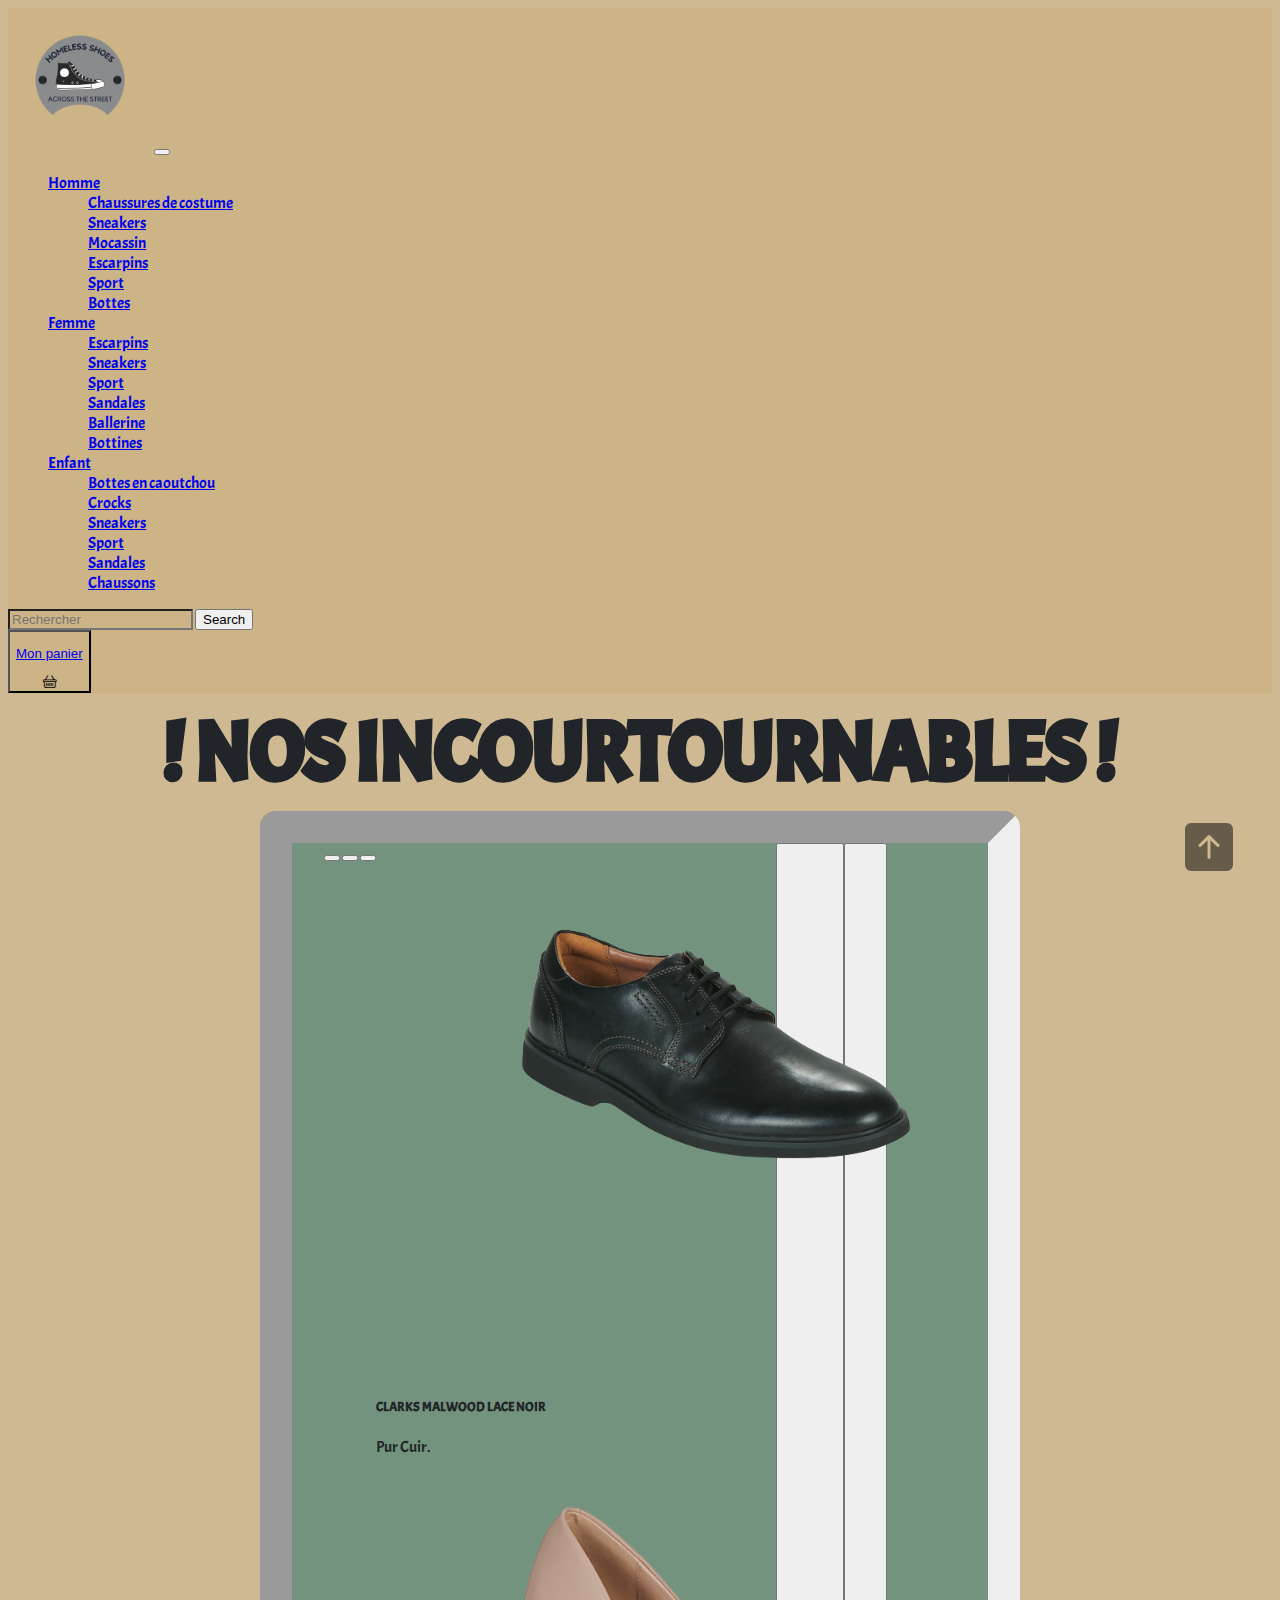
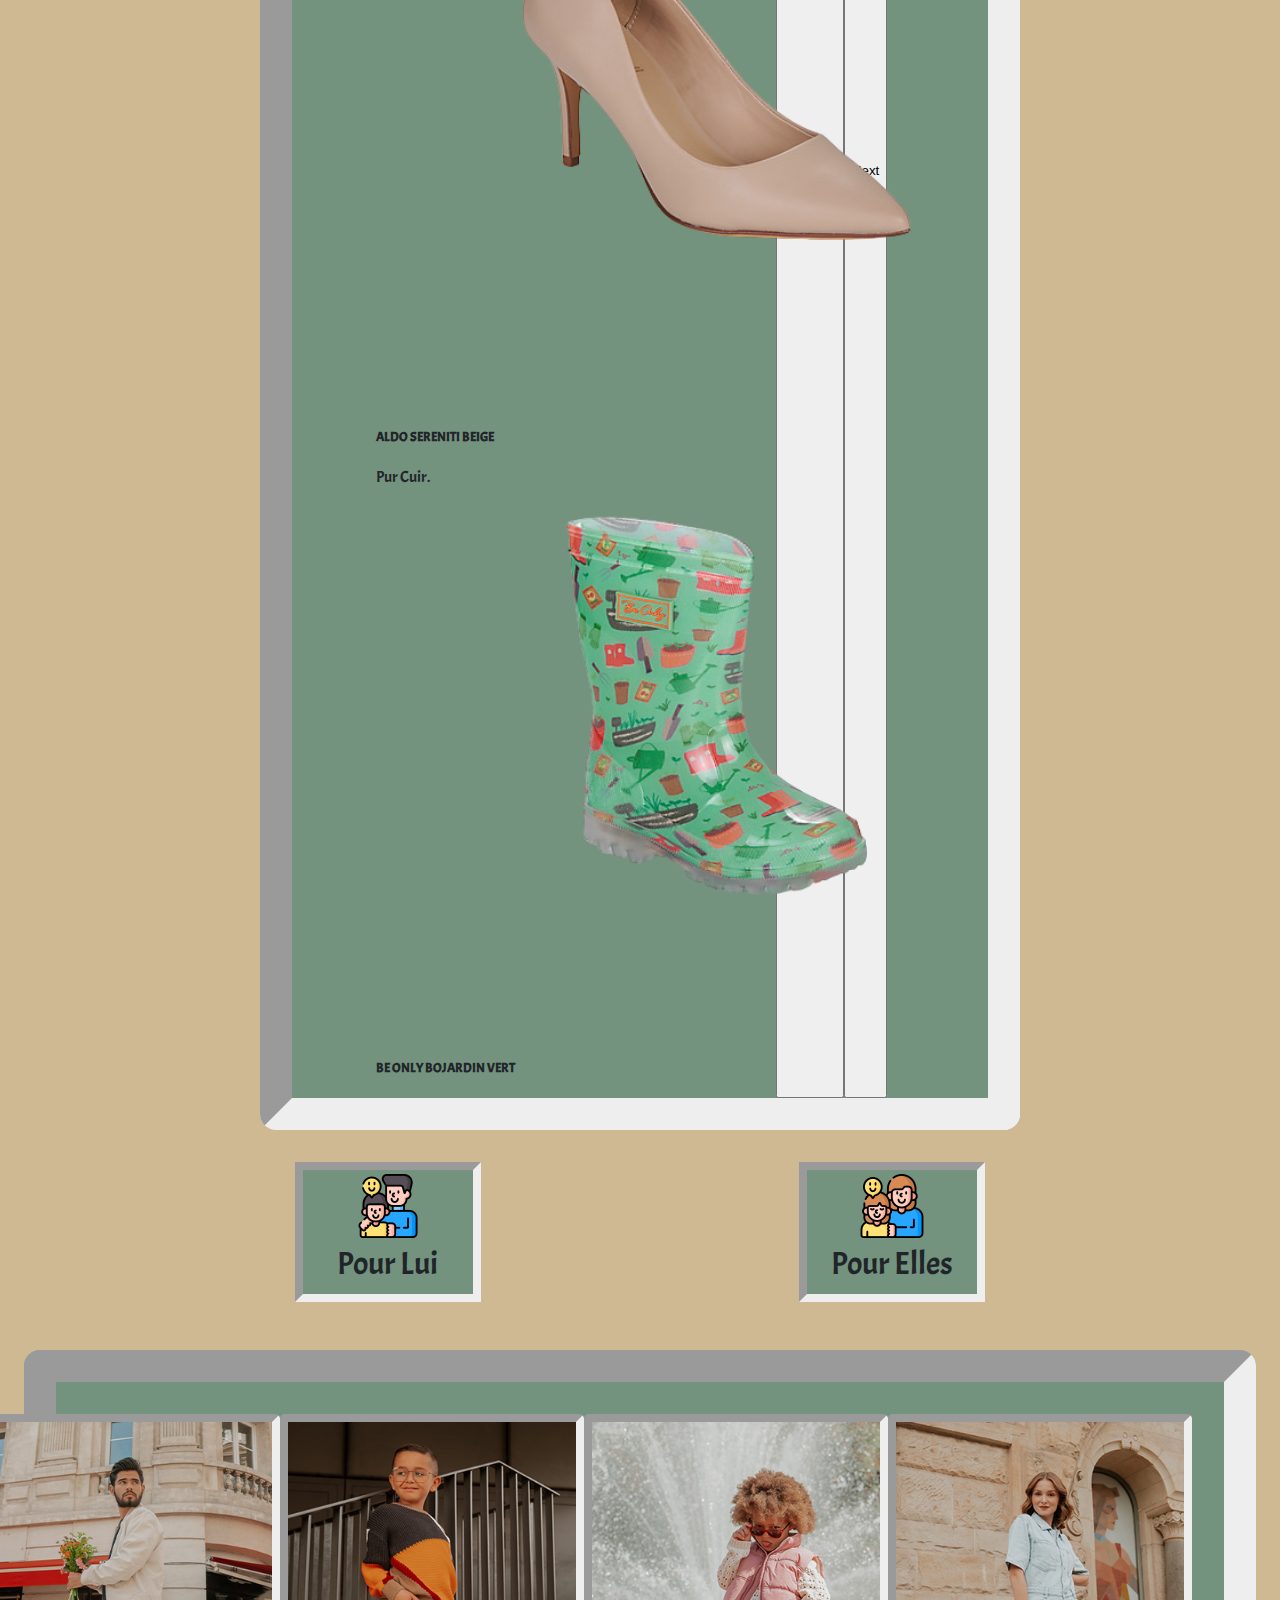
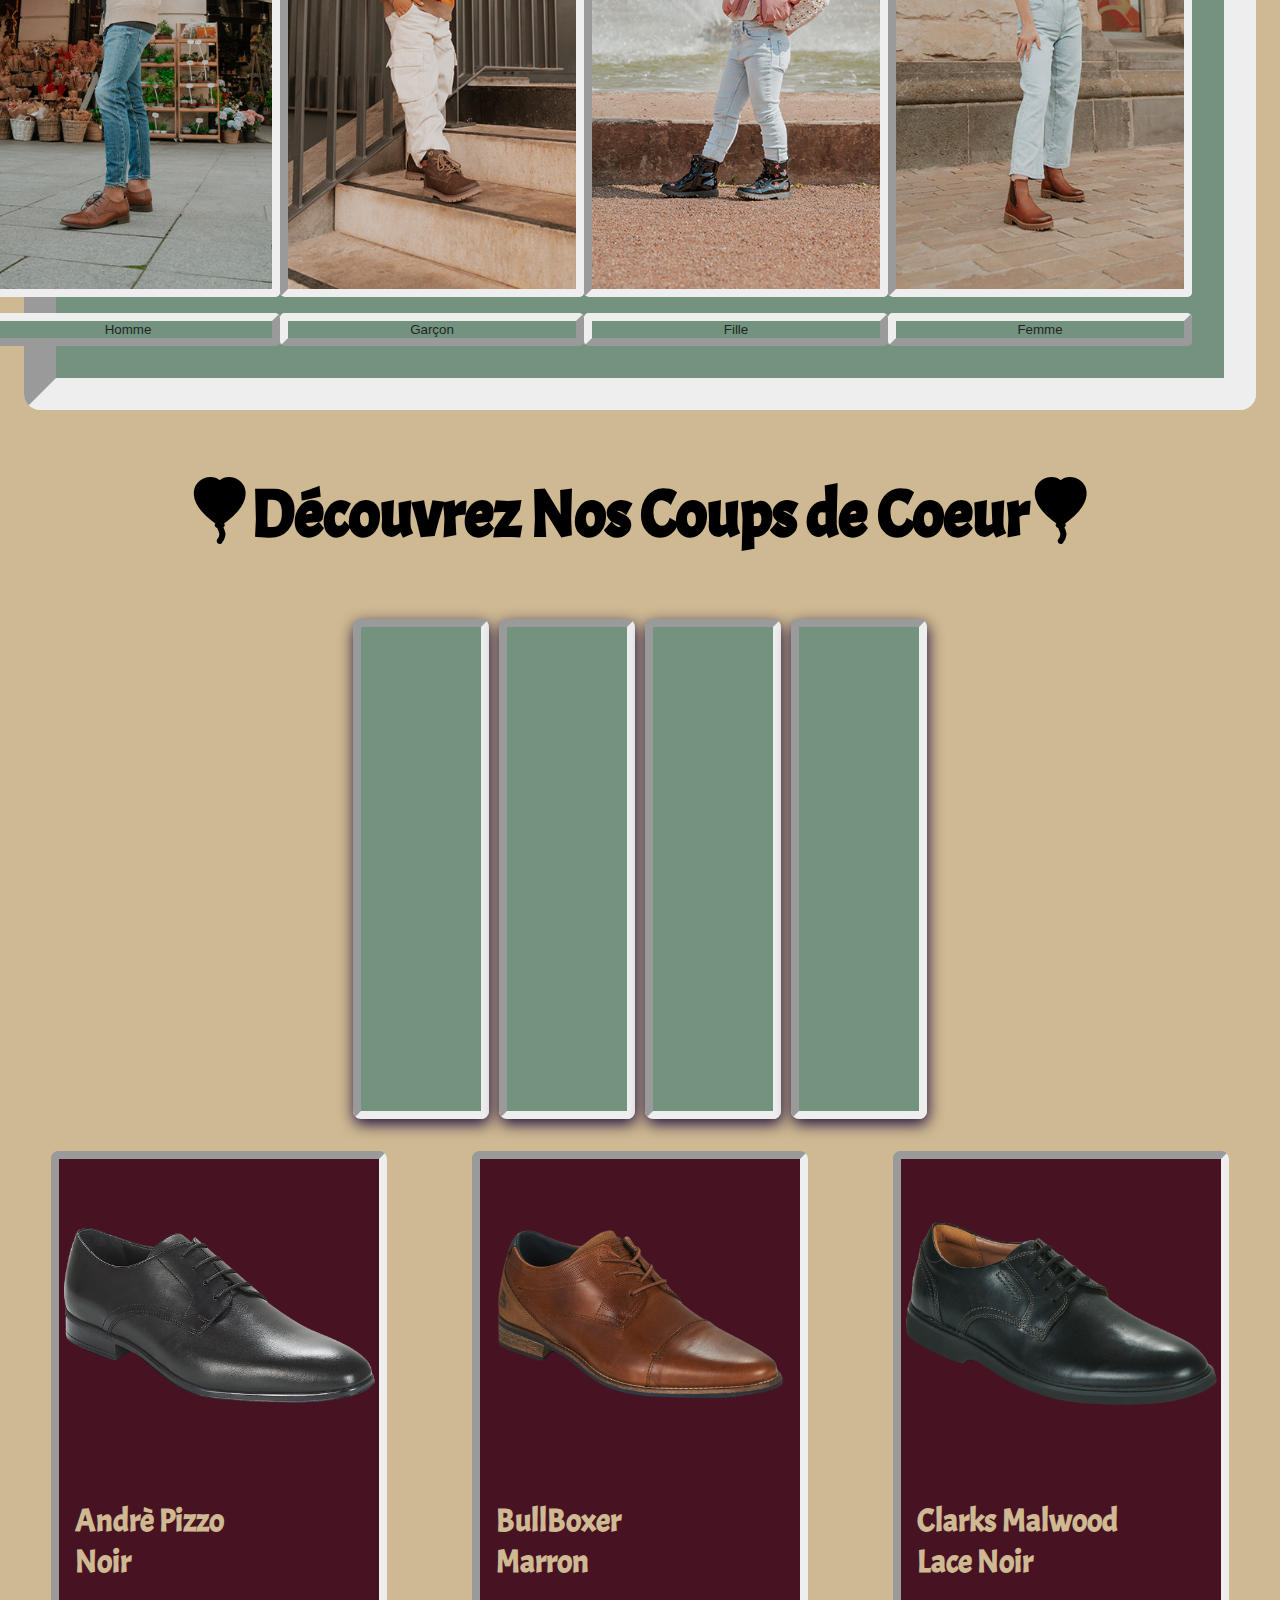
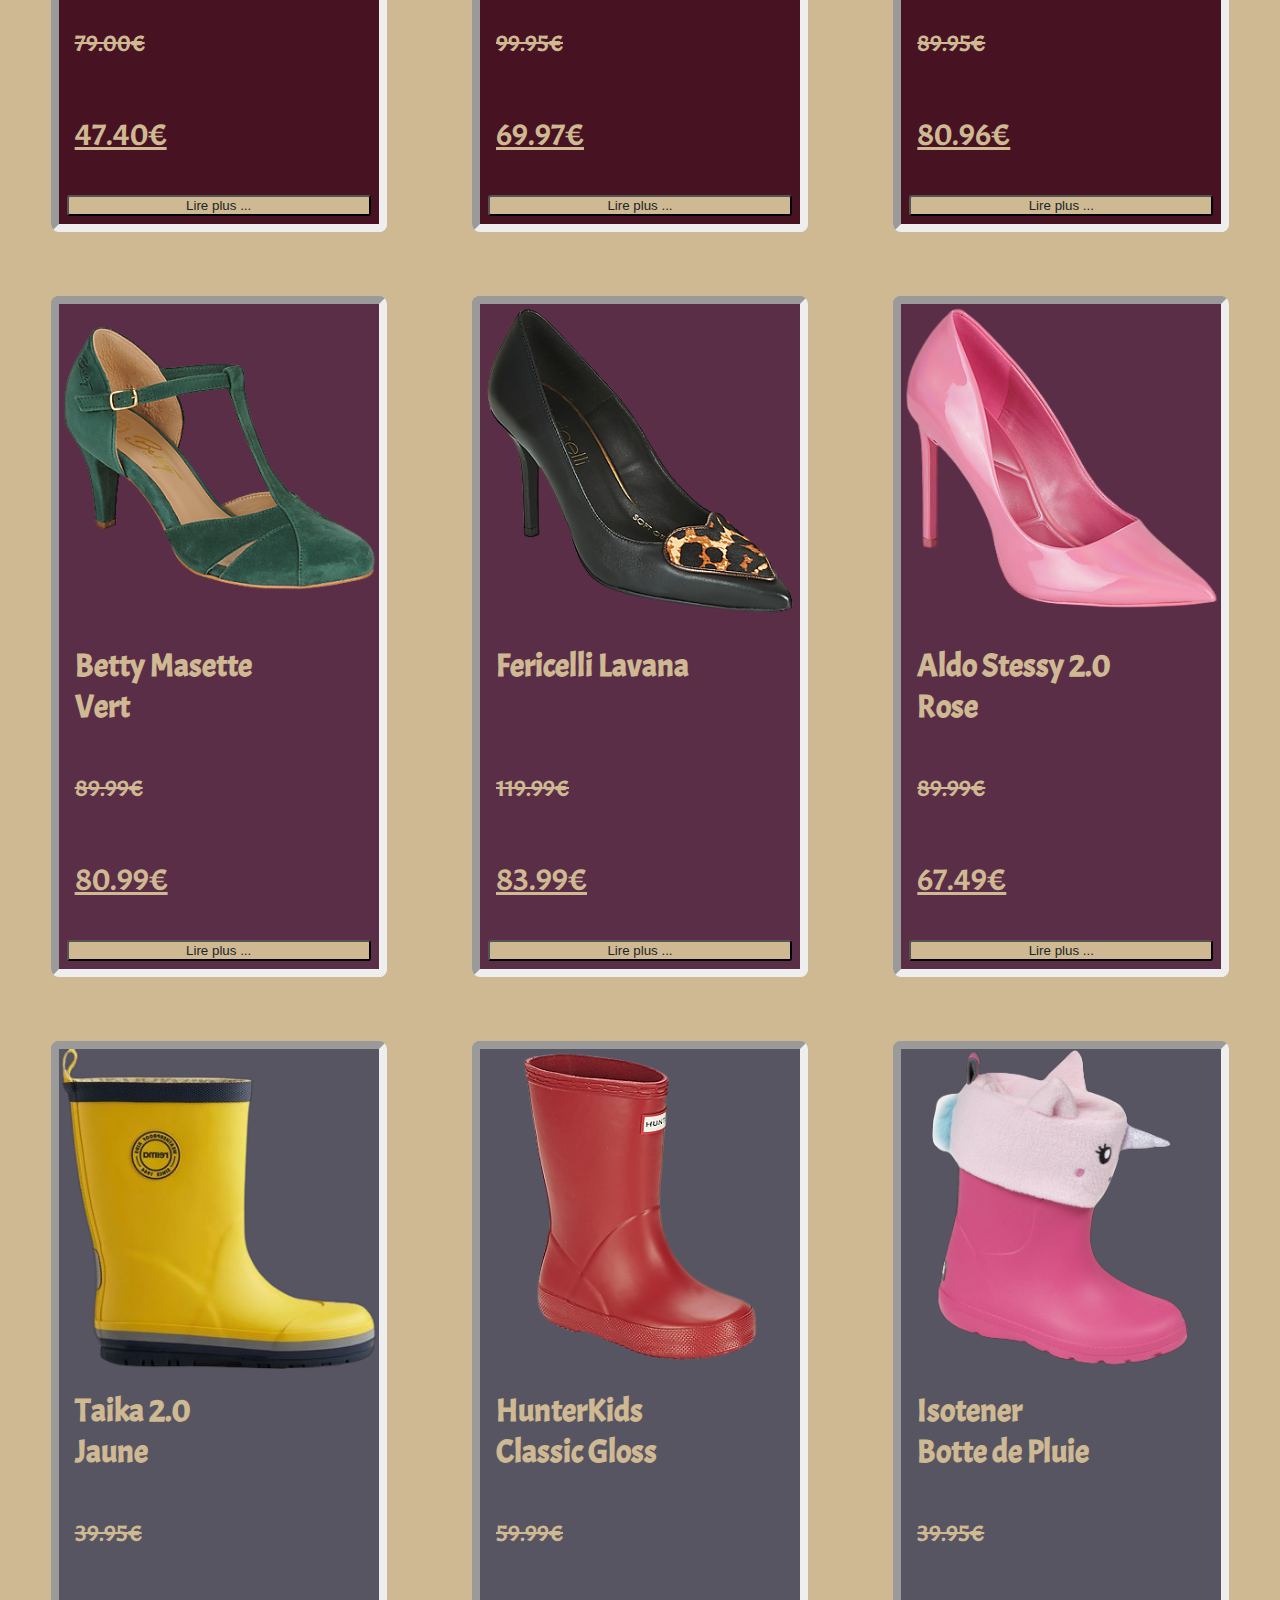
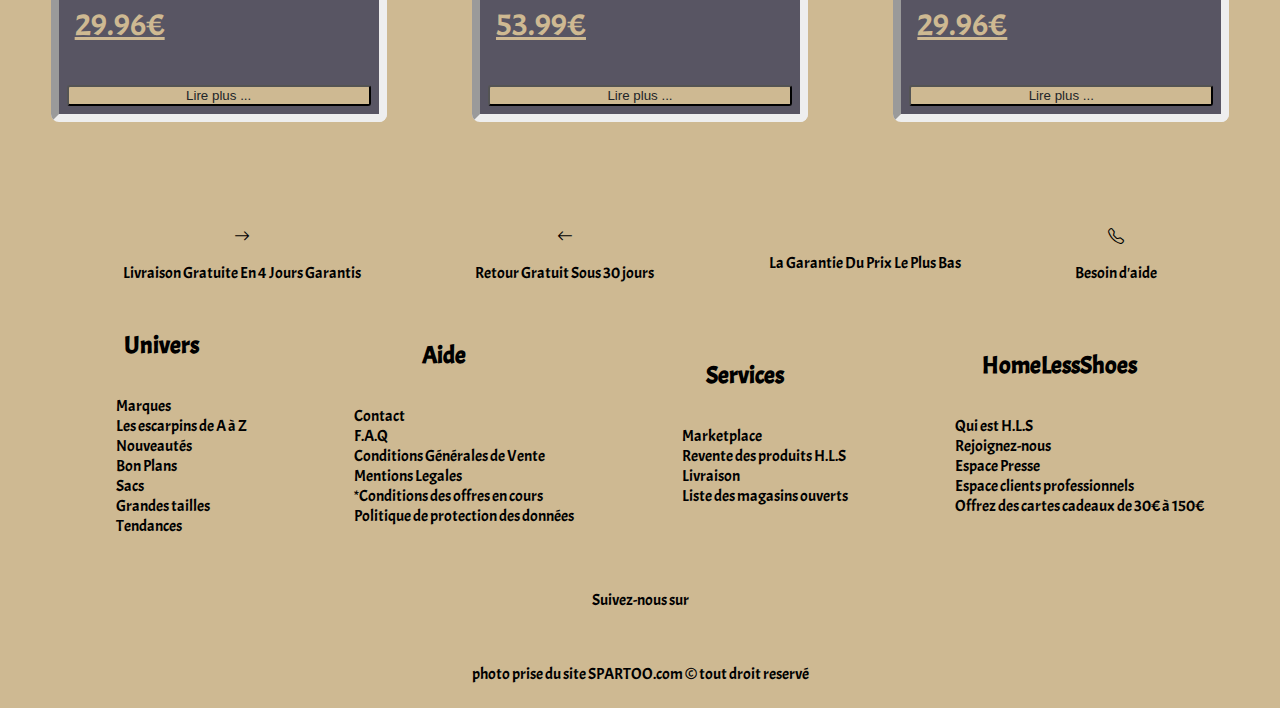
<file: index.html>
<!DOCTYPE html>
<html lang="fr">

<head>
    <meta charset="UTF-8">
    <meta name="viewport" content="width=device-width, initial-scale=1.0">
    <link rel="stylesheet" href="https://cdnjs.cloudflare.com/ajax/libs/font-awesome/6.4.2/css/all.min.css"
        integrity="sha512-z3gLpd7yknf1YoNbCzqRKc4qyor8gaKU1qmn+CShxbuBusANI9QpRohGBreCFkKxLhei6S9CQXFEbbKuqLg0DA=="
        crossorigin="anonymous" referrerpolicy="no-referrer" />
    <link rel="stylesheet" href="https://cdn.jsdelivr.net/npm/bootstrap-icons@1.11.1/font/bootstrap-icons.css">
    <link href="https://cdn.jsdelivr.net/npm/bootstrap@5.3.2/dist/css/bootstrap.min.css" rel="stylesheet"
        integrity="sha384-T3c6CoIi6uLrA9TneNEoa7RxnatzjcDSCmG1MXxSR1GAsXEV/Dwwykc2MPK8M2HN" crossorigin="anonymous">
    <link rel="preconnect" href="https://fonts.googleapis.com">
    <link rel="preconnect" href="https://fonts.gstatic.com" crossorigin>
    <link rel='stylesheet' href='https://cdn-uicons.flaticon.com/uicons-thin-rounded/css/uicons-thin-rounded.css'>
    <link rel="stylesheet" href="css/style.css">
    <title>Homeless Shoes</title>
</head>

<body>
    <header>
        <nav class="navbar navbar-expand-lg">
            <div class="container-fluid">
                <!-- Logo cliquable qui renvoi sur la page d'acceuil -->
                <a class="navbar-brand " href="index.html"><img id="Logo"
                        src="assets\logo\Across_the_street_background_remove.png" alt="LOGO Homeless-Shoes-Store"></a>
                <button class="navbar-toggler" type="button" data-bs-toggle="collapse"
                    data-bs-target="#navbarNavDropdown" aria-controls="navbarNavDropdown" aria-expanded="false"
                    aria-label="Toggle navigation">
                    <span class="navbar-toggler-icon"></span>
                </button>
                <div class="collapse navbar-collapse" id="navbarNavDropdown">

                    <!-- Dropdowns -->
                    <ul class="navbar-nav">

                        <!-- Dropdown Homme -->
                        <li class="nav-item dropdown pr-5">
                            <a class="nav-link dropdown-toggle" href="#" role="button" data-bs-toggle="dropdown"
                                aria-expanded="false">
                                Homme
                            </a>
                            <ul class="dropdown-menu">
                                <li><a class="dropdown-item" href="homme.html">Chaussures de costume</a></li>
                                <li><a class="dropdown-item" href="#">Sneakers</a></li>
                                <li><a class="dropdown-item" href="#">Mocassin</a></li>
                                <li><a class="dropdown-item" href="#">Escarpins</a></li>
                                <li><a class="dropdown-item" href="#">Sport</a></li>
                                <li><a class="dropdown-item" href="#">Bottes</a></li>
                            </ul>
                        </li>
                        <!-- Dropdown Femme -->
                        <li class="nav-item dropdown">
                            <a class="nav-link dropdown-toggle" href="#" role="button" data-bs-toggle="dropdown"
                                aria-expanded="false">
                                Femme
                            </a>
                            <ul class="dropdown-menu">
                                <li><a class="dropdown-item" href="femme.html">Escarpins</a></li>
                                <li><a class="dropdown-item" href="#">Sneakers</a></li>
                                <li><a class="dropdown-item" href="#">Sport</a></li>
                                <li><a class="dropdown-item" href="#">Sandales</a></li>
                                <li><a class="dropdown-item" href="#">Ballerine</a></li>
                                <li><a class="dropdown-item" href="#">Bottines</a></li>
                            </ul>
                        </li>
                        <!-- Dropdown enfant -->
                        <li class="nav-item dropdown">
                            <a class="nav-link dropdown-toggle" href="#" role="button" data-bs-toggle="dropdown"
                                aria-expanded="false">
                                Enfant
                            </a>
                            <ul class="dropdown-menu">
                                <li><a class="dropdown-item" href="enfant.html">Bottes en caoutchou</a></li>
                                <li><a class="dropdown-item" href="#">Crocks</a></li>
                                <li><a class="dropdown-item" href="#">Sneakers</a></li>
                                <li><a class="dropdown-item" href="#">Sport</a></li>
                                <li><a class="dropdown-item" href="#">Sandales</a></li>
                                <li><a class="dropdown-item" href="#">Chaussons</a></li>
                            </ul>
                        </li>
                    </ul>
                    <!-- Searchbar -->
                    <form class="d-flex" role="search">
                        <input class="form-control me-2" type="search" placeholder="Rechercher" aria-label="Search">
                        <button class="btn btn-outline-success text-center" id="searchbtn" type="submit">Search</button>
                        <!-- LE PANIER -->
                        <div class="d-lg-flex col-lg-3 justify-content-lg-end">
                            <button id="panier" class="btn btn-light border border-dark pt-4">
                                <a href="panier.html" class="text-decoration-none text-dark">
                                    <p class="txtmonpanier text-center">Mon panier</p>
                                </a>
                                <i class="bi bi-basket"></i>
                            </button>
                        </div>

                </div>
            </div>
        </nav>
    </header>
    <div class="top">
        <h3>
            ! Nos incourtournables !
        </h3>
    </div>


    <!-- Caroussel d'image -->
    <div id="carouselExampleCaptions" class="carousel slide">
        <div class="carousel-indicators">
            <button type="button" data-bs-target="#carouselExampleCaptions" data-bs-slide-to="0" class="active"
                aria-current="true" aria-label="Slide 1"></button>
            <button type="button" data-bs-target="#carouselExampleCaptions" data-bs-slide-to="1"
                aria-label="Slide 2"></button>
            <button type="button" data-bs-target="#carouselExampleCaptions" data-bs-slide-to="2"
                aria-label="Slide 3"></button>
        </div>
        <div class="carousel-inner">
            <div class="carousel-item active">
                <a href="ClarksMalwoodLaceNoirNouveau.html"><img type="button"
                        src="assets/Shoes/homme/Clarks_Malwood_Lace-removebg-preview.png" class="imageCarousel d-block"
                        alt="Image chaussure Aldo Hanford homme"></a>
                <div class="carousel-caption d-none d-md-block">
                    <h5 type="button">CLARKS MALWOOD LACE
                        NOIR</h5>
                    <p class="Detailcarousel">
                        Pur Cuir.
                    </p>
                </div>
            </div>
            <div class="carousel-item">
                <a href="femme.html"><img type="button" src="assets/Shoes/femme/Aldo_Sereniti-removebg-preview.png"
                        class="imageCarousel d-block" alt="Image escarpin Aldo Sereniti femme"></a>
                <div class="carousel-caption d-none d-md-block">
                    <h5 type="button">Aldo SERENITI beige</h5>
                    <p class="Detailcarousel">
                        Pur Cuir.
                    </p>
                </div>
            </div>

            <div class="carousel-item">
                <a href="enfant.html"><img type="button" class="imageCarousel"
                        src="assets/Shoes/enfant/Be_Only_Bojardin-removebg-preview.png" class="d-block"
                        alt="Image Bottes Bojardin enfant"></a>
                <div class="carousel-caption d-none d-md-block">
                    <h5 type="button">Be Only BOJARDIN Vert</h5>
                </div>
            </div>
        </div>
        <button class="carousel-control-prev" type="button" data-bs-target="#carouselExampleCaptions"
            data-bs-slide="prev">
            <span class="carousel-control-prev-icon" aria-hidden="true"></span>
            <span class="visually-hidden">Previous</span>
        </button>
        <button class="carousel-control-next" type="button" data-bs-target="#carouselExampleCaptions"
            data-bs-slide="next">
            <span class="carousel-control-next-icon" aria-hidden="true"></span>
            <span class="visually-hidden">Next</span>
        </button>
    </div>
    <div class="PourNous">
        <span type="button">
            <img src="assets/img/parent.png" alt="IconEux">
            <p>Pour Lui</p>
        </span>
        <span type="button">
            <img src="assets/img/parent2.png" alt="IconElles">
            <p>Pour Elles</p>
        </span>
    </div>
    <div class="modelchaussure">
        <span class="colonne">
            <img type="button" href="femme.html" src="assets/img/model chaussure femme.jpg" alt="Model Femme">
            <button type="button">Femme</button>
        </span>
        <span class="colonne">
            <img type="button" src="assets/img/model chaussure fille.jpg" alt="Model Fille">
            <button type="button">Fille</button>
        </span>
        <span class="colonne">
            <img type="button" src="assets/img/model chaussure garçcon.jpg" alt="Model Garçon">
            <button type="button">Garçon</button>
        </span>
        <span class="colonne">
            <img type="button" src="assets/img/model chaussure homme.jpg" alt="Model Homme">
            <button type="button">Homme</button>
        </span>
    </div> 

    <div class="CoupsDeCoeur">
        <p><i class="bi bi-balloon-heart-fill"></i>Découvrez Nos Coups de Coeur<i class="bi bi-balloon-heart-fill"></i>
        </p>
    </div>

    <div class="container">
        <div>
            <div class="content">
                <img src="assets/Shoes/enfant/Reima_Vimpeli-removebg-preview.png" alt="Botte de Montagne">
                <h2>Voir Plus ...</h2>
            </div>
        </div>
        <div>
            <div class="content"> <img src="assets/Shoes/enfant/Isotoner_Bottes_de_pluie-removebg-preview.png"
                    alt="Bottes de Pluie Licorne">
                <h2>Voir Plus ...</h2>
            </div>
        </div>
        <div>
            <div class="content">
                <img src="assets/Shoes/enfant/Be_Only_Corvette-removebg-preview.png" alt="Bottes de pluie Jaune">
                <h2>Voir Plus ...</h2>
            </div>
        </div>
        <div>
            <div class="content">
                <img src="assets/Shoes/enfant/Hunter_Kids_First_Classic_Gloss-removebg-preview.png"
                    alt="Bottes de pluie Rouge ">
                <h2>Lisa Boley</h2>
            </div>
        </div>
    </div>

    <!--Section Article-->

    <div class="ArticlesMix">
        <span class="MixHomme">
            <img src="assets/Shoes/homme/André_Pizzo_Noir-removebg-preview.png" alt="Andrè Pizzo">
            <h1>
                Andrè Pizzo
                <br>Noir
            </h1>
            <div class="prix">
                <p class="Faux">79.00€</p>
                <p>47.40€</p>
            </div>
            <button class="ButtonLirePlus" type="button">Lire plus ...</button>
        </span>
        <span class="MixHomme">
            <img src="assets/Shoes/homme/BullBoxer_Marron_379K21-removebg-preview.png" alt="Bullboxer">
            <h1>
                BullBoxer
                <br>Marron
            </h1>
            <div>
                <p class="Faux">99.95€</p>
                <p>69.97€</p>
            </div>
            <button class="ButtonLirePlus" type="button">Lire plus ...</button>
        </span>
        <span class="MixHomme">
            <img src="assets/Shoes/homme/Clarks_Malwood_Lace-removebg-preview.png" alt="Clarks Malwood">
            <h1>
                Clarks Malwood
                <br>Lace Noir
            </h1>
            <div>
                <p class="Faux">89.95€</p>
                <p>80.96€</p>
            </div>
            <button class="ButtonLirePlus" type="button">Lire plus ...</button>
        </span>
        <span class="MixFemme">
            <img src="assets/Shoes/femme/Betty_London_Masette-removebg-preview.png" alt="Bessy London Masette">
            <h1>
                Betty Masette
                <br> Vert
            </h1>
            <div>
                <p class="Faux">89.99€</p>
                <p>80.99€</p>
            </div>
            <button class="ButtonLirePlus" type="button">Lire plus ...</button>
        </span>
        <span class="MixFemme">
            <img src="assets/Shoes/femme/Fericelli_Lavana-removebg-preview.png" alt="Fericelli Lavana">
            <h1>
                Fericelli Lavana
                <br><br>
            </h1>
            <div>
                <p class="Faux">119.99€</p>
                <p>83.99€</p>
            </div>
            <button class="ButtonLirePlus" type="button">Lire plus ...</button>
        </span>
        <span class="MixFemme">
            <img src="assets/Shoes/femme/Aldo_Stessy2.0-removebg-preview.png" alt="Aldo Stessy">
            <h1>
                Aldo Stessy 2.0
                <br> Rose
            </h1>
            <div>
                <p class="Faux">89.99€</p>
                <p>67.49€</p>
            </div>
            <button class="ButtonLirePlus" type="button">Lire plus ...</button>
        </span>
        <span class="MixEnfants">
            <img src="assets/Shoes/enfant/Reima_Taika_2.0-removebg-preview.png" alt="Reima Taika">
            <h1>
                Taika 2.0
                <br>Jaune
            </h1>
            <div>
                <p class="Faux">39.95€</p>
                <p>29.96€</p>
            </div>
            <button class="ButtonLirePlus" type="button">Lire plus ...</button>
        </span>
        <span class="MixEnfants">
            <img src="assets/Shoes/enfant/Hunter_Kids_First_Classic_Gloss-removebg-preview.png" alt="Hunter Kids">
            <h1>
                HunterKids
                <br>Classic Gloss
            </h1>
            <div>
                <p class="Faux">59.99€</p>
                <p>53.99€</p>
            </div>
            <button class="ButtonLirePlus" type="button">Lire plus ...</button>
        </span>
        <span class="MixEnfants">
            <img src="assets/Shoes/enfant/Isotoner_Bottes_de_pluie-removebg-preview.png" alt="Isotoner Botte de Pluie ">
            <h1> Isotener
                <br>Botte de Pluie
            </h1>
            <div>
                <p class="Faux">39.95€</p>
                <p>29.96€</p>
            </div>
            <button class="ButtonLirePlus" type="button">Lire plus ...</button>
        </span>
    </div>

    <!-- Bouton Scroll To Top -->

    <a href="#" class="returnTop"><i class="bi bi-arrow-up-square-fill"></i></a>


    <!-- Footer -->
    <footer>
        <section class="Livraison">
            <article>
                <i class="bi bi-arrow-right"></i>
                <p>Livraison Gratuite En 4 Jours Garantis</p>
            </article>
            <article>
                <i class="bi bi-arrow-left"></i>
                <p>Retour Gratuit Sous 30 jours</p>
            </article>
            <article>
                <i class="fa-solid fa-arrow-trend-down"></i>
                <p>La Garantie Du Prix Le Plus Bas</p>
            </article>
            <article>
                <i class="bi bi-telephone"></i>
                <p>Besoin d'aide</p>
            </article>
        </section>

        <section class="footerNav">
            <article>
                <h2>Univers</h2>
                <ul>
                    <li>Marques</li>
                    <li>Les escarpins de A à Z</li>
                    <li>Nouveautés</li>
                    <li>Bon Plans</li>
                    <li>Sacs</li>
                    <li>Grandes tailles</li>
                    <li>Tendances</li>
                </ul>
            </article>
            <article>
                <h2>Aide</h2>
                <ul>
                    <li>Contact</li>
                    <li>F.A.Q</li>
                    <li>Conditions Générales de Vente</li>
                    <li>Mentions Legales</li>
                    <li>*Conditions des offres en cours</li>
                    <li>Politique de protection des données</li>
                </ul>
            </article>
            <article>
                <h2>Services</h2>
                <ul>
                    <li>Marketplace</li>
                    <li>Revente des produits H.L.S</li>
                    <li>Livraison</li>
                    <li>Liste des magasins ouverts</li>
                </ul>
            </article>
            <article>
                <h2>HomeLessShoes</h2>
                <ul>
                    <li>Qui est H.L.S</li>
                    <li>Rejoignez-nous</li>
                    <li>Espace Presse</li>
                    <li>Espace clients professionnels</li>
                    <li>Offrez des cartes cadeaux de 30€ à 150€</li>
                </ul>
            </article>
        </section>

        <section class="Reseaux">
            <article>
                <p>Suivez-nous sur
                    <i class="fa-brands fa-facebook-f"></i>
                    <i class="fa-brands fa-twitter"></i>
                    <i class="fa-brands fa-instagram"></i>
                </p>
            </article>
        </section>
        <div class="divCopywright">
            <p class="copywright">photo prise du site SPARTOO.com © tout droit reservé</p>
        </div>
    </footer>


    <script src="https://cdn.jsdelivr.net/npm/bootstrap@5.3.2/dist/js/bootstrap.bundle.min.js"
        integrity="sha384-C6RzsynM9kWDrMNeT87bh95OGNyZPhcTNXj1NW7RuBCsyN/o0jlpcV8Qyq46cDfL"
        crossorigin="anonymous"></script>
</body>

</html>
</file>
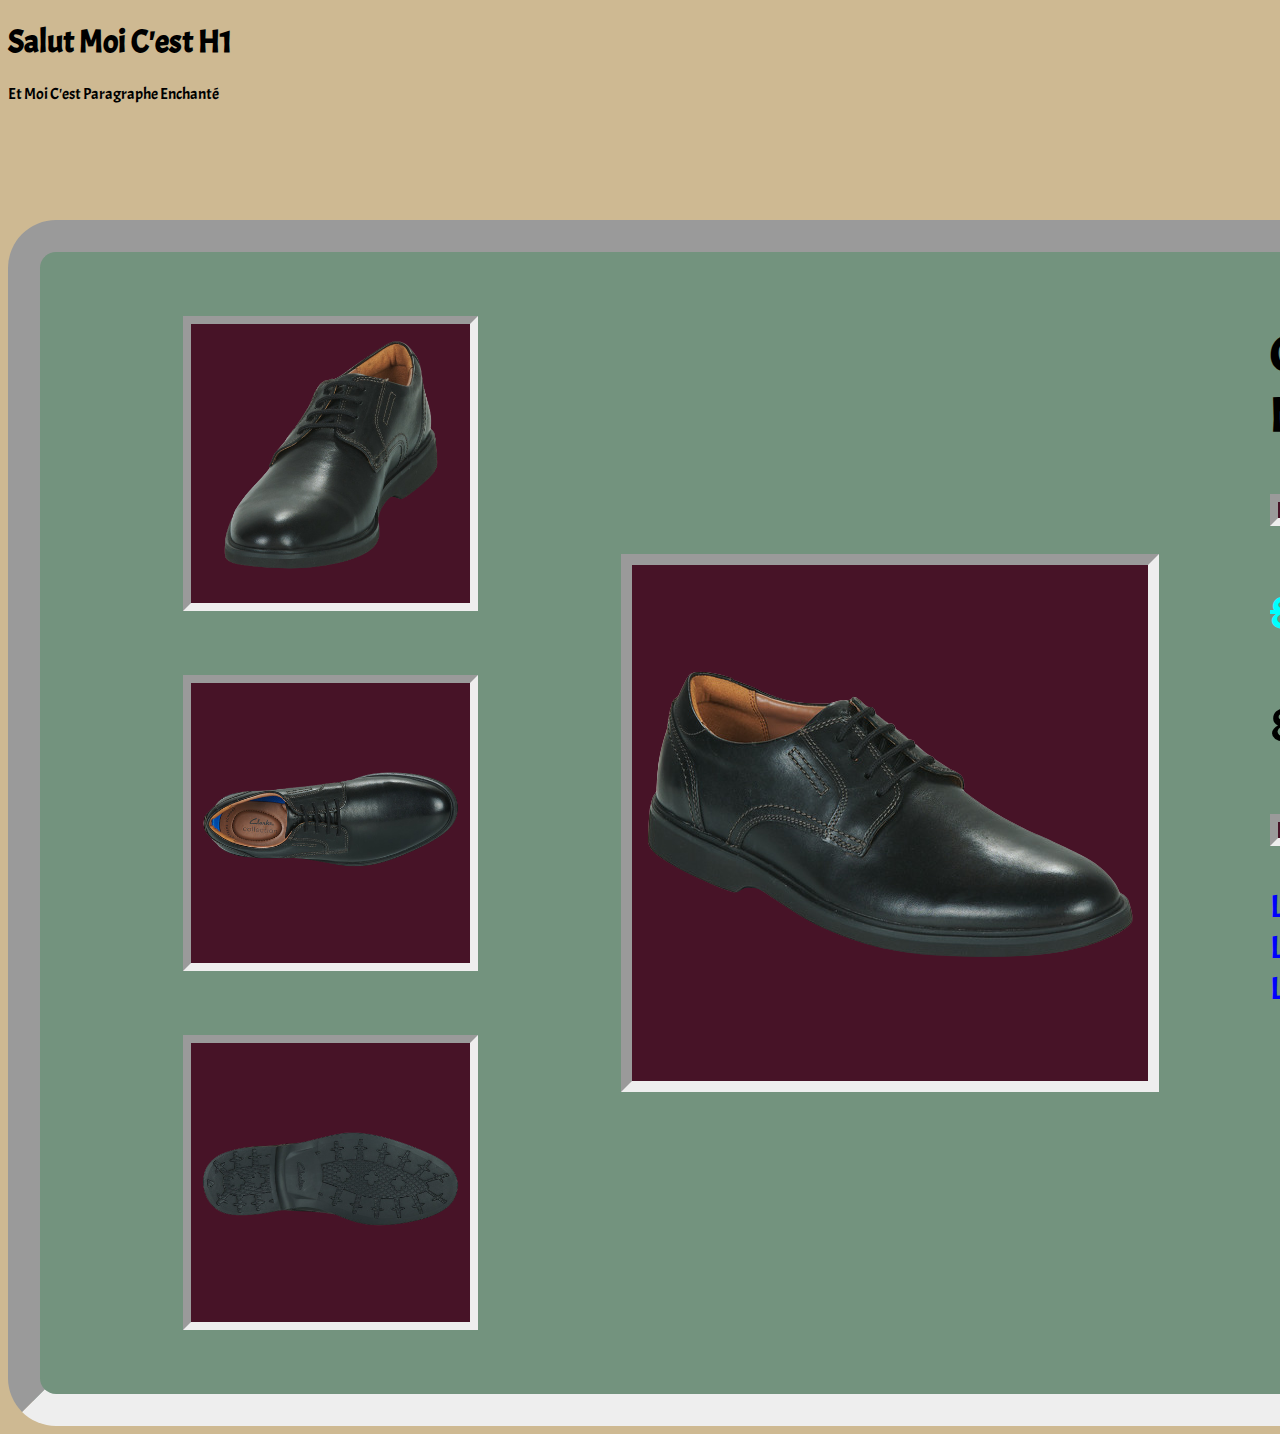
<file: ClarksMalwoodLaceNoir.html>
<!DOCTYPE html>
<html lang="fr">

<head>
    <meta charset="UTF-8">
    <meta name="viewport" content="width=device-width, initial-scale=1.0">
    <link rel="stylesheet" href="css/ClarksMalwoodLaceNoir.css">
    <title>CLARKS MALWOOD LACE NOIR</title>
</head>

<body>
    <div>
        <h1>Salut Moi C'est H1</h1>
        <p>Et Moi C'est Paragraphe Enchanté</p>
    </div>
    <br>
    <br>
    <br>
    <br>
    <br>
    <div class="BigDiv">
        <div class="PhotosArticles">
            <span class="PhotosColone">
                <img src="assets/Shoes/homme/Clark MALWOOD LACE Noir Vu2.png" alt="Vu2">
                <img src="assets/Shoes/homme/Clark MALWOOD LACE Noir Vu3.png" alt="Vu3">
                <img src="assets/Shoes/homme/Clark MALWOOD LACE Noir vu4.png" alt="Vu4">
            </span>
            <img class="PremierPlan" src="assets/Shoes/homme/Clarks_Malwood_Lace-removebg-preview.png" alt="Vu1">
        </div>
        <div class="Article">
            <h2 class="Nom">
                Clarks Malwood Lace
                <br>NOIR
            </h2>

            <hr class="Saut-de-ligne-inset">

            <span class="Prix">
                <p class="Ancien-Prix">89.95€</p>
                <p class="Nouveau-Prix">80.96€</p>
            </span>

            <hr class="Saut-de-ligne-inset">

            <p class="Detail">Lorem : ipsum dolor sit amet.
                <br>Lorem : ipsum.
                <br>Lorem : ipsum dolor 90%.
            </p>
        </div>
    </div>
</body>

</html>
</file>
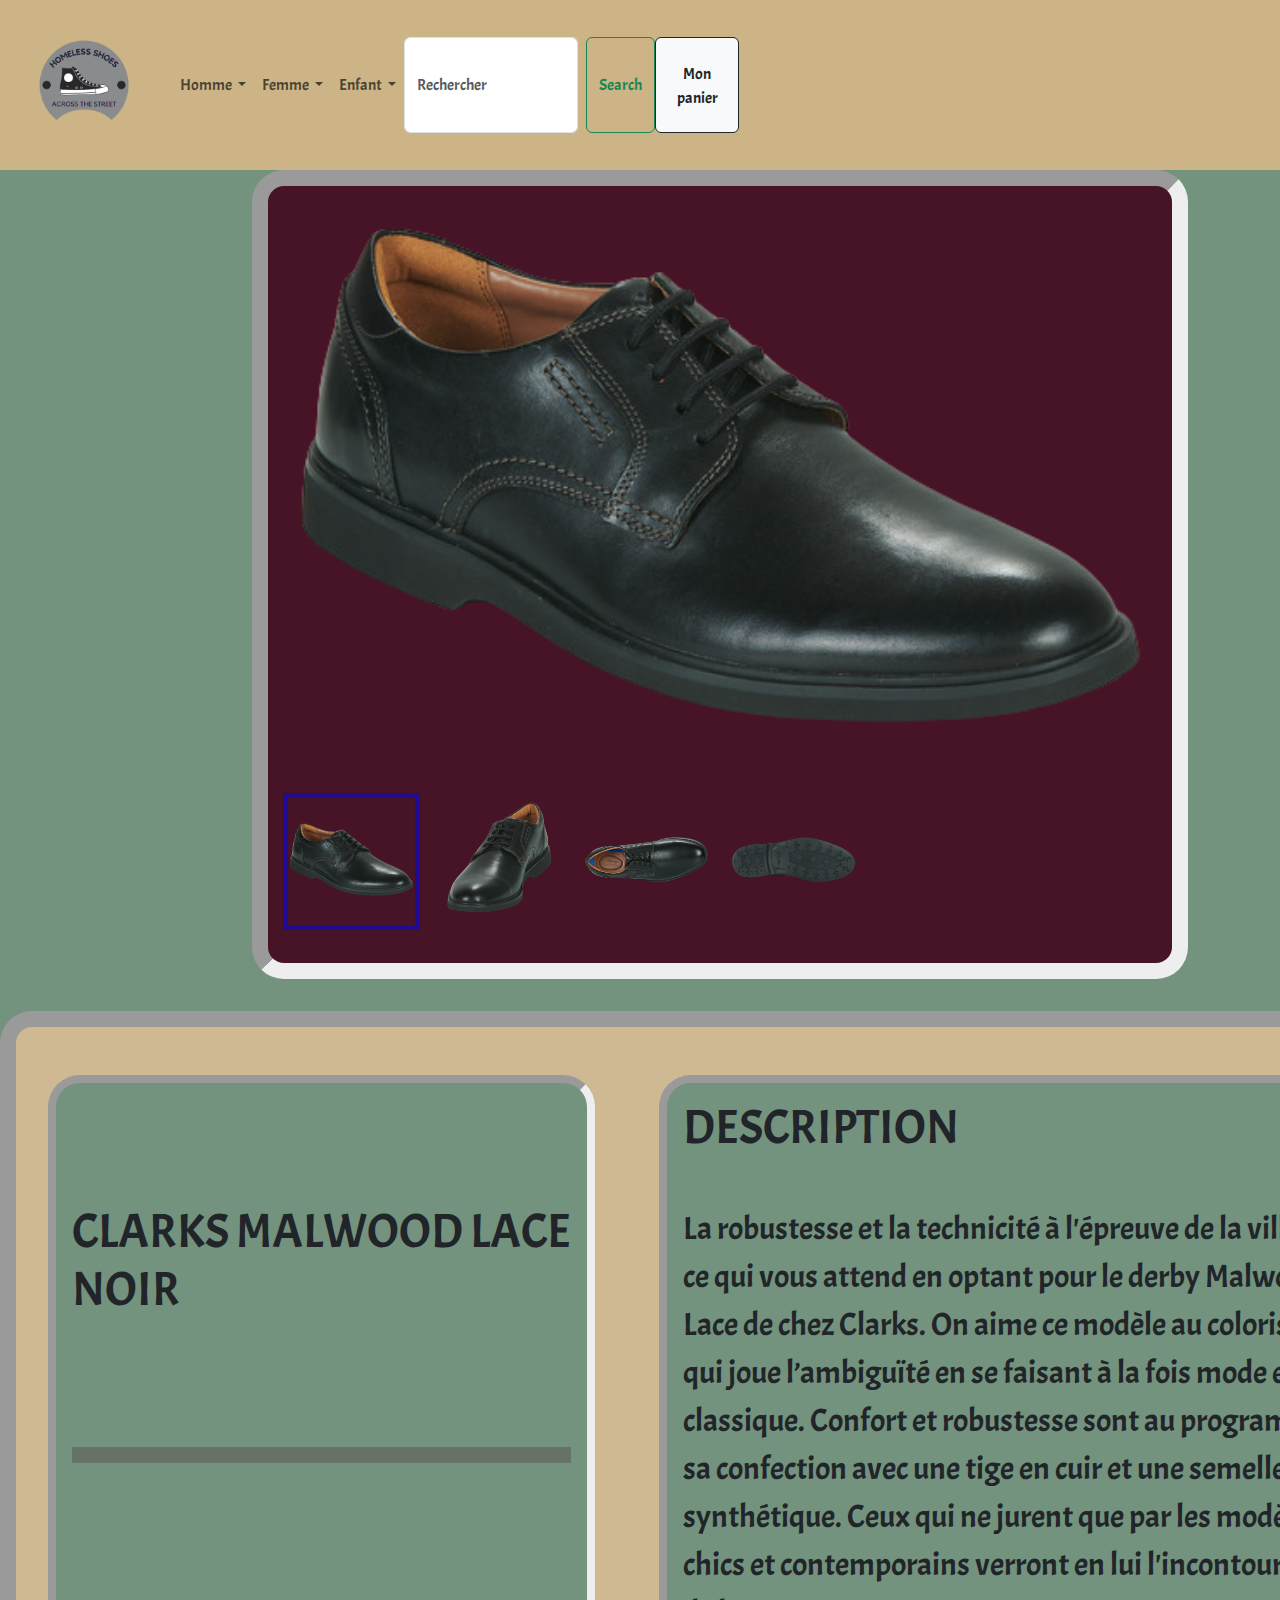
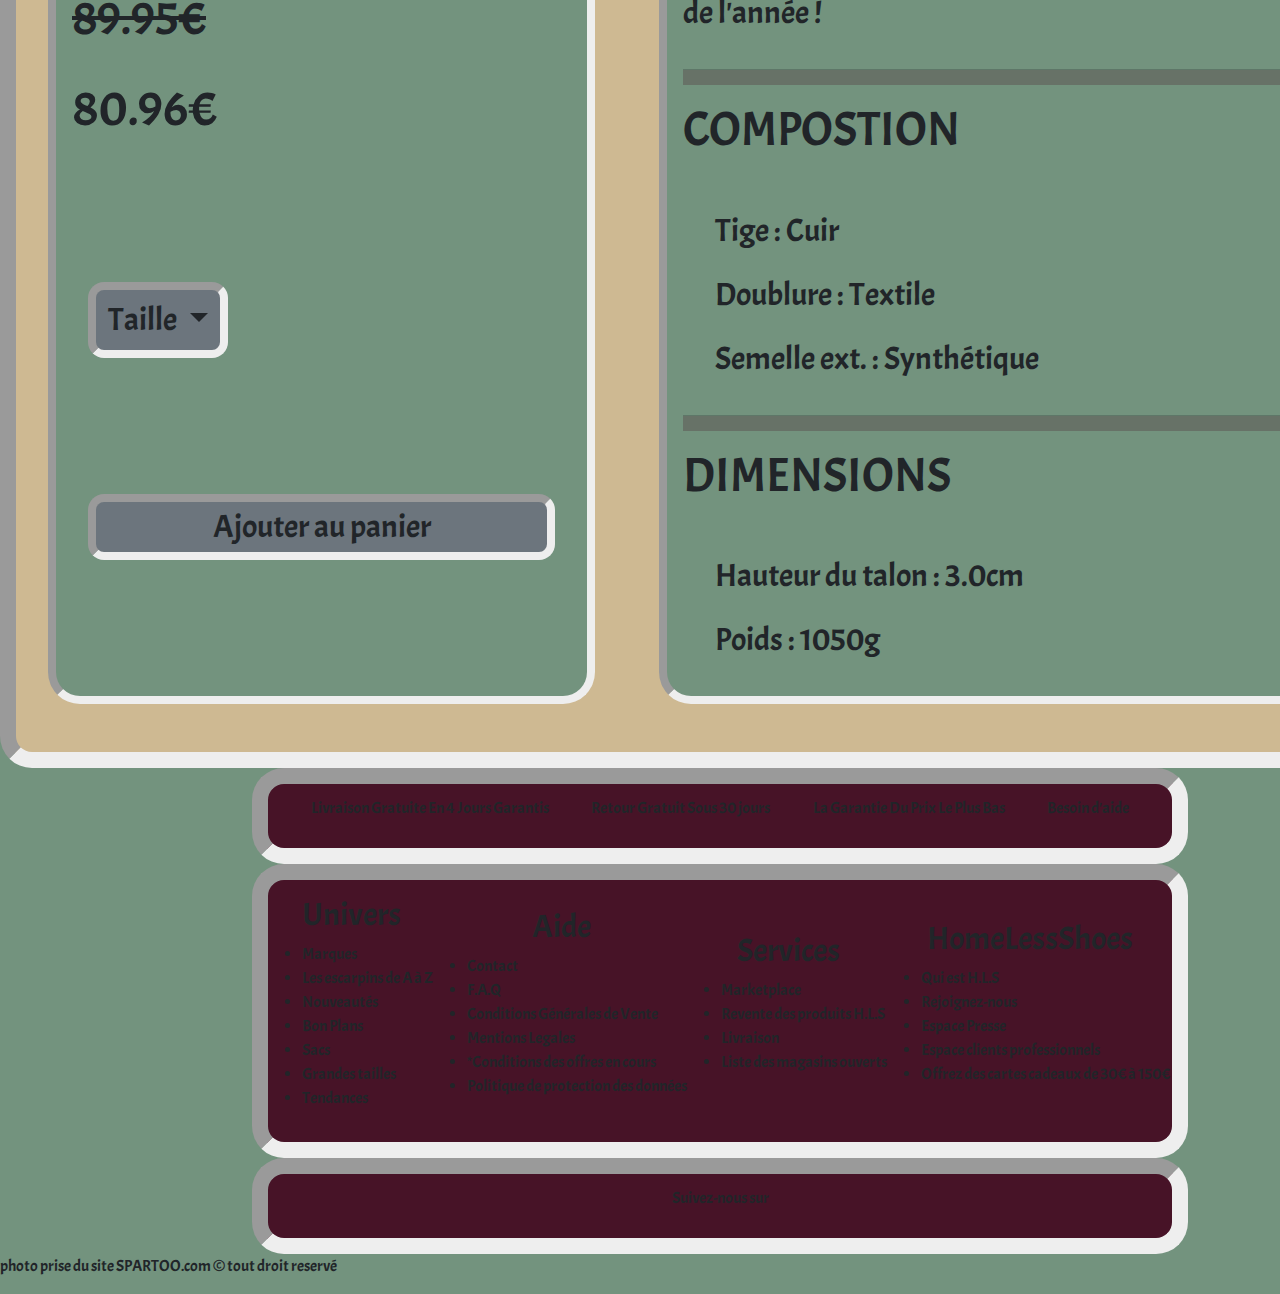
<file: ClarksMalwoodLaceNoirNouveau.html>
<!DOCTYPE html>
<html lang="fr">

<head>
    <meta charset="UTF-8">
    <meta name="viewport" content="width=device-width, initial-scale=1.0">
    <link href="https://cdn.jsdelivr.net/npm/bootstrap@5.3.2/dist/css/bootstrap.min.css" rel="stylesheet">
    <link rel="stylesheet" href="css/ClarksMalwoodLaceNoirNouveau.css">
    <title>CLARKS MALWOOD LACE NOIR</title>
</head>

<body>
    <header>
        <nav class="navbar navbar-expand-lg">
            <div class="container-fluid">
                <!-- Logo cliquable qui renvoi sur la page d'acceuil -->
                <a class="navbar-brand " href="index.html"><img id="Logo"
                        src="assets\logo\Across_the_street_background_remove.png" alt="LOGO Homeless-Shoes-Store"></a>
                <button class="navbar-toggler" type="button" data-bs-toggle="collapse"
                    data-bs-target="#navbarNavDropdown" aria-controls="navbarNavDropdown" aria-expanded="false"
                    aria-label="Toggle navigation">
                    <span class="navbar-toggler-icon"></span>
                </button>
                <div class="collapse navbar-collapse" id="navbarNavDropdown">

                    <!-- Dropdowns -->
                    <ul class="navbar-nav">

                        <!-- Dropdown Homme -->
                        <li class="nav-item dropdown pr-5">
                            <a class="nav-link dropdown-toggle" href="#" role="button" data-bs-toggle="dropdown"
                                aria-expanded="false">
                                Homme
                            </a>
                            <ul class="dropdown-menu">
                                <li><a class="dropdown-item" href="homme.html">Chaussures de costume</a></li>
                                <li><a class="dropdown-item" href="#">Sneakers</a></li>
                                <li><a class="dropdown-item" href="#">Mocassin</a></li>
                                <li><a class="dropdown-item" href="#">Escarpins</a></li>
                                <li><a class="dropdown-item" href="#">Sport</a></li>
                                <li><a class="dropdown-item" href="#">Bottes</a></li>
                            </ul>
                        </li>
                        <!-- Dropdown Femme -->
                        <li class="nav-item dropdown">
                            <a class="nav-link dropdown-toggle" href="#" role="button" data-bs-toggle="dropdown"
                                aria-expanded="false">
                                Femme
                            </a>
                            <ul class="dropdown-menu">
                                <li><a class="dropdown-item" href="femme.html">Escarpins</a></li>
                                <li><a class="dropdown-item" href="#">Sneakers</a></li>
                                <li><a class="dropdown-item" href="#">Sport</a></li>
                                <li><a class="dropdown-item" href="#">Sandales</a></li>
                                <li><a class="dropdown-item" href="#">Ballerine</a></li>
                                <li><a class="dropdown-item" href="#">Bottines</a></li>
                            </ul>
                        </li>
                        <!-- Dropdown enfant -->
                        <li class="nav-item dropdown">
                            <a class="nav-link dropdown-toggle" href="#" role="button" data-bs-toggle="dropdown"
                                aria-expanded="false">
                                Enfant
                            </a>
                            <ul class="dropdown-menu">
                                <li><a class="dropdown-item" href="enfant.html">Bottes en caoutchou</a></li>
                                <li><a class="dropdown-item" href="#">Crocks</a></li>
                                <li><a class="dropdown-item" href="#">Sneakers</a></li>
                                <li><a class="dropdown-item" href="#">Sport</a></li>
                                <li><a class="dropdown-item" href="#">Sandales</a></li>
                                <li><a class="dropdown-item" href="#">Chaussons</a></li>
                            </ul>
                        </li>
                    </ul>
                    <!-- Searchbar -->
                    <form class="d-flex" role="search">
                        <input class="form-control me-2" type="search" placeholder="Rechercher" aria-label="Search">
                        <button class="btn btn-outline-success text-center" id="searchbtn" type="submit">Search</button>
                        <!-- LE PANIER -->
                        <div class="d-lg-flex col-lg-3 justify-content-lg-end">
                            <button id="panier" class="btn btn-light border border-dark pt-4">
                                <a href="panier.html" class="text-decoration-none text-dark">
                                    <p class="txtmonpanier text-center">Mon panier</p>
                                </a>
                                <i class="bi bi-basket"></i>
                            </button>
                        </div>
                    </form>
                </div>
            </div>
        </nav>
    </header>
    <section>
        <div class="container">
            <div class="carousel">
                <input type="radio" name="slides" checked="checked" id="slide-1">
                <input type="radio" name="slides" id="slide-2">
                <input type="radio" name="slides" id="slide-3">
                <input type="radio" name="slides" id="slide-4">
                <input type="radio" name="slides" id="slide-5">
                <input type="radio" name="slides" id="slide-6">
                <ul class="carousel__slides">
                    <li class="carousel__slide">
                        <figure>
                            <div>
                                <img src="assets/Shoes/homme/Clarks_Malwood_Lace-removebg-preview.png" alt="">
                            </div>
                        </figure>
                    </li>
                    <li class="carousel__slide">
                        <figure>
                            <div>
                                <img src="assets/Shoes/homme/Clark MALWOOD LACE Noir Vu2.png" alt="">
                            </div>
                        </figure>
                    </li>
                    <li class="carousel__slide">
                        <figure>
                            <div>
                                <img src="assets/Shoes/homme/Clark MALWOOD LACE Noir Vu3.png" alt="">
                            </div>
                        </figure>
                    </li>
                    <li class="carousel__slide">
                        <figure>
                            <div>
                                <img src="assets/Shoes/homme/Clark MALWOOD LACE Noir vu4.png" alt="">
                            </div>
                        </figure>
                    </li>
                </ul>
                <ul class="carousel__thumbnails">
                    <li>
                        <label for="slide-1"><img src="assets/Shoes/homme/Clarks_Malwood_Lace-removebg-preview.png"
                                alt=""></label>
                    </li>
                    <li>
                        <label for="slide-2"><img src="assets/Shoes/homme/Clark MALWOOD LACE Noir Vu2.png"
                                alt=""></label>
                    </li>
                    <li>
                        <label for="slide-3"><img src="assets/Shoes/homme/Clark MALWOOD LACE Noir Vu3.png"
                                alt=""></label>
                    </li>
                    <li>
                        <label for="slide-4"><img src="assets/Shoes/homme/Clark MALWOOD LACE Noir vu4.png"
                                alt=""></label>
                    </li>
                </ul>
            </div>
        </div>
    </section>

    <section class="flex">
        <div class="Article">
            <h2 class="Nom">
                Clarks Malwood Lace
                <br>NOIR
            </h2>

            <hr class="Saut-de-ligne-inset">

            <span class="Prix">
                <p class="Ancien-Prix">89.95€</p>
                <p class="Nouveau-Prix">80.96€</p>
            </span>
            <div class="dropdownTaille">
                <a class="btn btn-secondary dropdown-toggle" href="#" role="button" data-bs-toggle="dropdown"
                    aria-expanded="false">
                    Taille
                </a>

                <ul class="dropdown-menu" style="#">
                    <li><a class="dropdown-item" href="ClarksMalwoodLaceNoirNouveau.html">
                            39 1/2 En stock
                        </a></li>
                    <li><a class="dropdown-item" href="ClarksMalwoodLaceNoirNouveau.html">
                            40 Épuisé - Voir des produits similaires
                        </a></li>
                    <li><a class="dropdown-item" href="ClarksMalwoodLaceNoirNouveau.html">
                            41 1/2 En stock
                        </a></li>
                    <li><a class="dropdown-item" href="ClarksMalwoodLaceNoirNouveau.html">
                            42 En stock
                        </a></li>
                </ul>
            </div>
            <button class="AddPanier" type="button" href="panier.html">
                <a>Ajouter au panier</a>
            </button>


        </div>
        <div class="description">
            <span>
                <h6 class="Maj">Description</h6>
                <p>La robustesse et la technicité à l'épreuve de la ville, c'est ce qui vous attend en optant pour le
                    derby Malwood Lace de chez Clarks. On aime ce modèle au coloris noir qui joue l’ambiguïté en se
                    faisant à la fois mode et classique. Confort et robustesse sont au programme de sa confection avec
                    une tige en cuir et une semelle en synthétique. Ceux qui ne jurent que par les modèles chics et
                    contemporains verront en lui l'incontournable de l'année !</p>
            </span>
            <hr class="Saut-de-ligne-inset">
            <span>
                <h6 class="Maj">
                    Compostion
                </h6>
                <ul>Tige : Cuir
                </ul>
                <ul>Doublure : Textile
                </ul>
                <ul> Semelle ext. : Synthétique</ul>
            </span>
            <hr class="Saut-de-ligne-inset">
            <span>
                <h6 class="Maj">Dimensions</h6>
                <ul>Hauteur du talon : 3.0cm
                </ul>
                <ul>Poids : 1050g</ul>
            </span>
        </div>
    </section>


    <footer>
        <section class="Livraison">
            <article>
                <i class="fa-solid fa-arrow-right"></i>
                <p>Livraison Gratuite En 4 Jours Garantis</p>
            </article>
            <article>
                <i class="fa-solid fa-arrow-left"></i>
                <p>Retour Gratuit Sous 30 jours</p>
            </article>
            <article>
                <i class="fa-solid fa-arrow-trend-down"></i>
                <p>La Garantie Du Prix Le Plus Bas</p>
            </article>
            <article>
                <i class="fa-solid fa-phone"></i>
                <p>Besoin d'aide</p>
            </article>
        </section>

        <section class="footerNav">
            <article>
                <h2>Univers</h2>
                <ul>
                    <li>Marques</li>
                    <li>Les escarpins de A à Z</li>
                    <li>Nouveautés</li>
                    <li>Bon Plans</li>
                    <li>Sacs</li>
                    <li>Grandes tailles</li>
                    <li>Tendances</li>
                </ul>
            </article>
            <article>
                <h2>Aide</h2>
                <ul>
                    <li>Contact</li>
                    <li>F.A.Q</li>
                    <li>Conditions Générales de Vente</li>
                    <li>Mentions Legales</li>
                    <li>*Conditions des offres en cours</li>
                    <li>Politique de protection des données</li>
                </ul>
            </article>
            <article>
                <h2>Services</h2>
                <ul>
                    <li>Marketplace</li>
                    <li>Revente des produits H.L.S</li>
                    <li>Livraison</li>
                    <li>Liste des magasins ouverts</li>
                </ul>
            </article>
            <article>
                <h2>HomeLessShoes</h2>
                <ul>
                    <li>Qui est H.L.S</li>
                    <li>Rejoignez-nous</li>
                    <li>Espace Presse</li>
                    <li>Espace clients professionnels</li>
                    <li>Offrez des cartes cadeaux de 30€ à 150€</li>
                </ul>
            </article>
        </section>

        <section class="Reseaux">
            <article>
                <p>Suivez-nous sur
                    <i class="fa-brands fa-facebook-f"></i>
                    <i class="fa-brands fa-twitter"></i>
                    <i class="fa-brands fa-instagram"></i>
                </p>
            </article>
        </section>
        <div class="divCopywright">
            <p class="copywright">photo prise du site SPARTOO.com © tout droit reservé</p>
        </div>
    </footer>
    <script src="https://cdn.jsdelivr.net/npm/bootstrap@5.3.2/dist/js/bootstrap.bundle.min.js"></script>
    <script src="toast.js"></script>
</body>
</file>
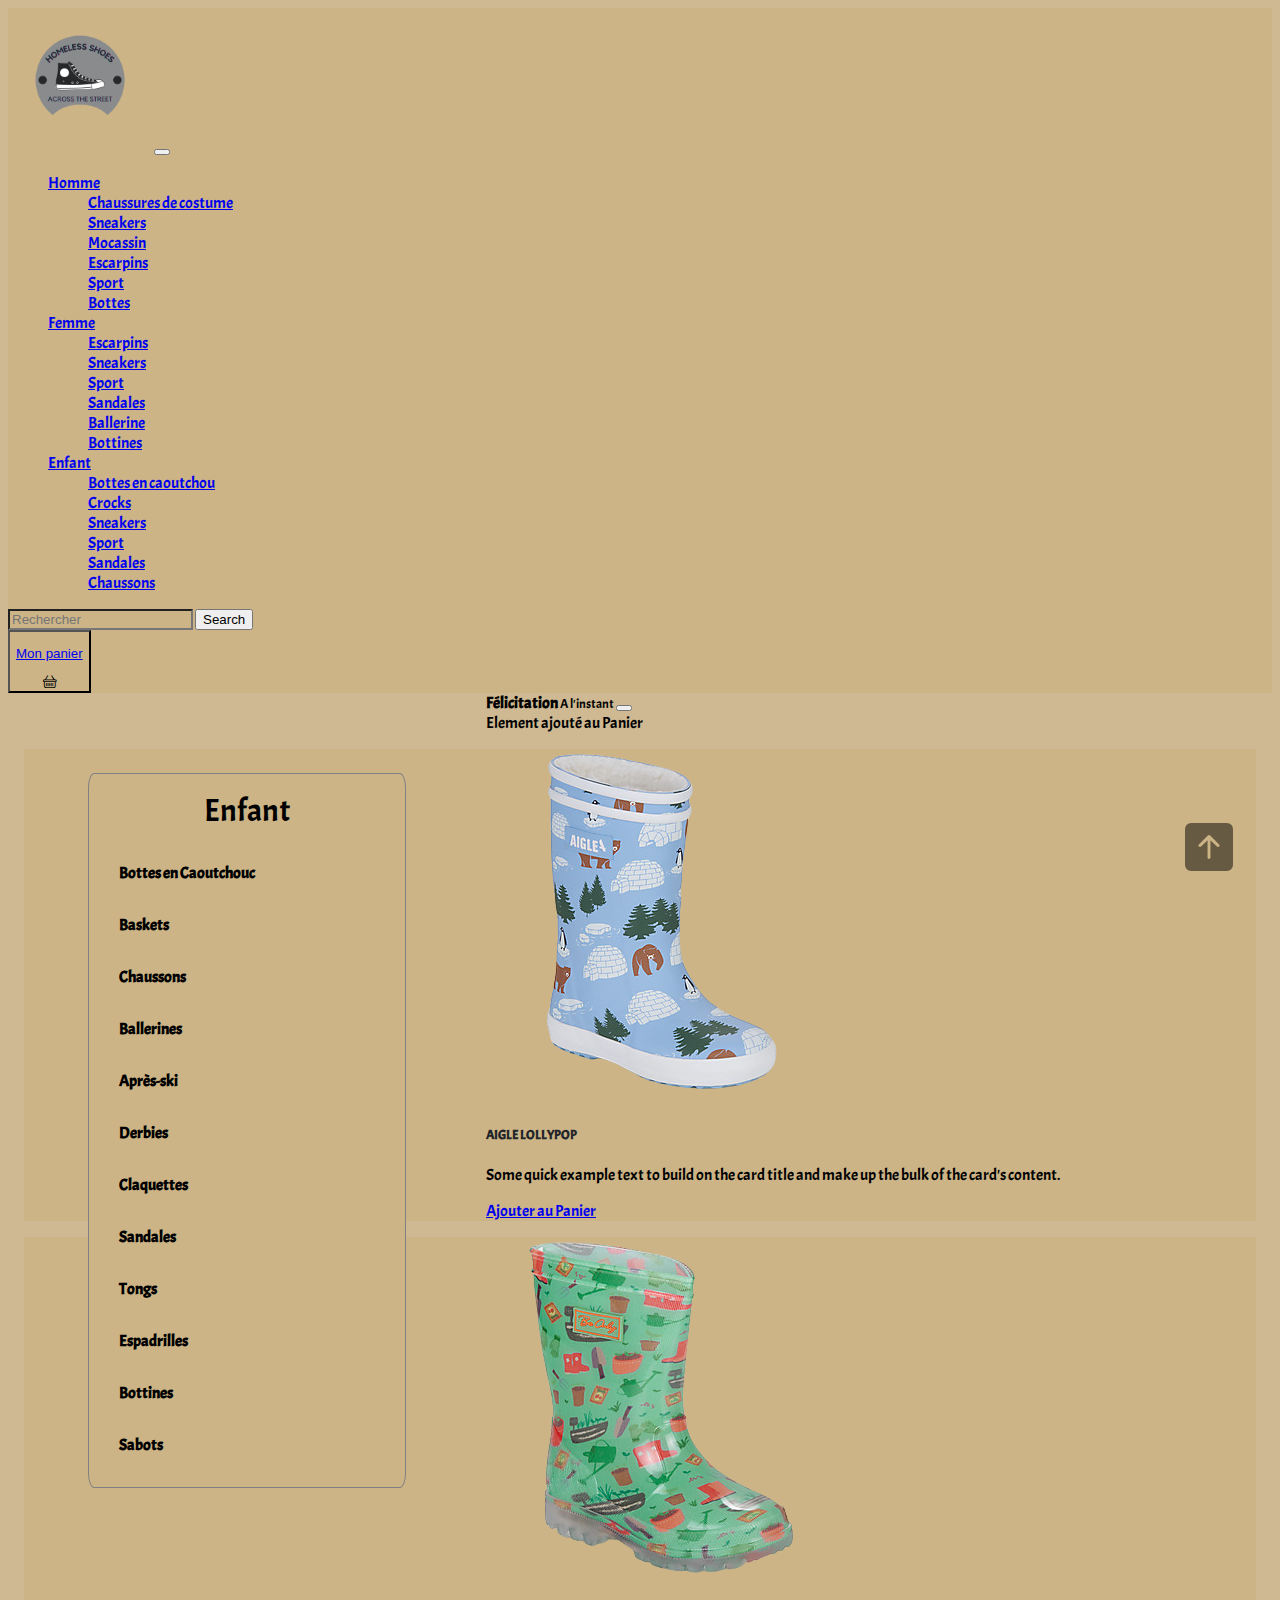
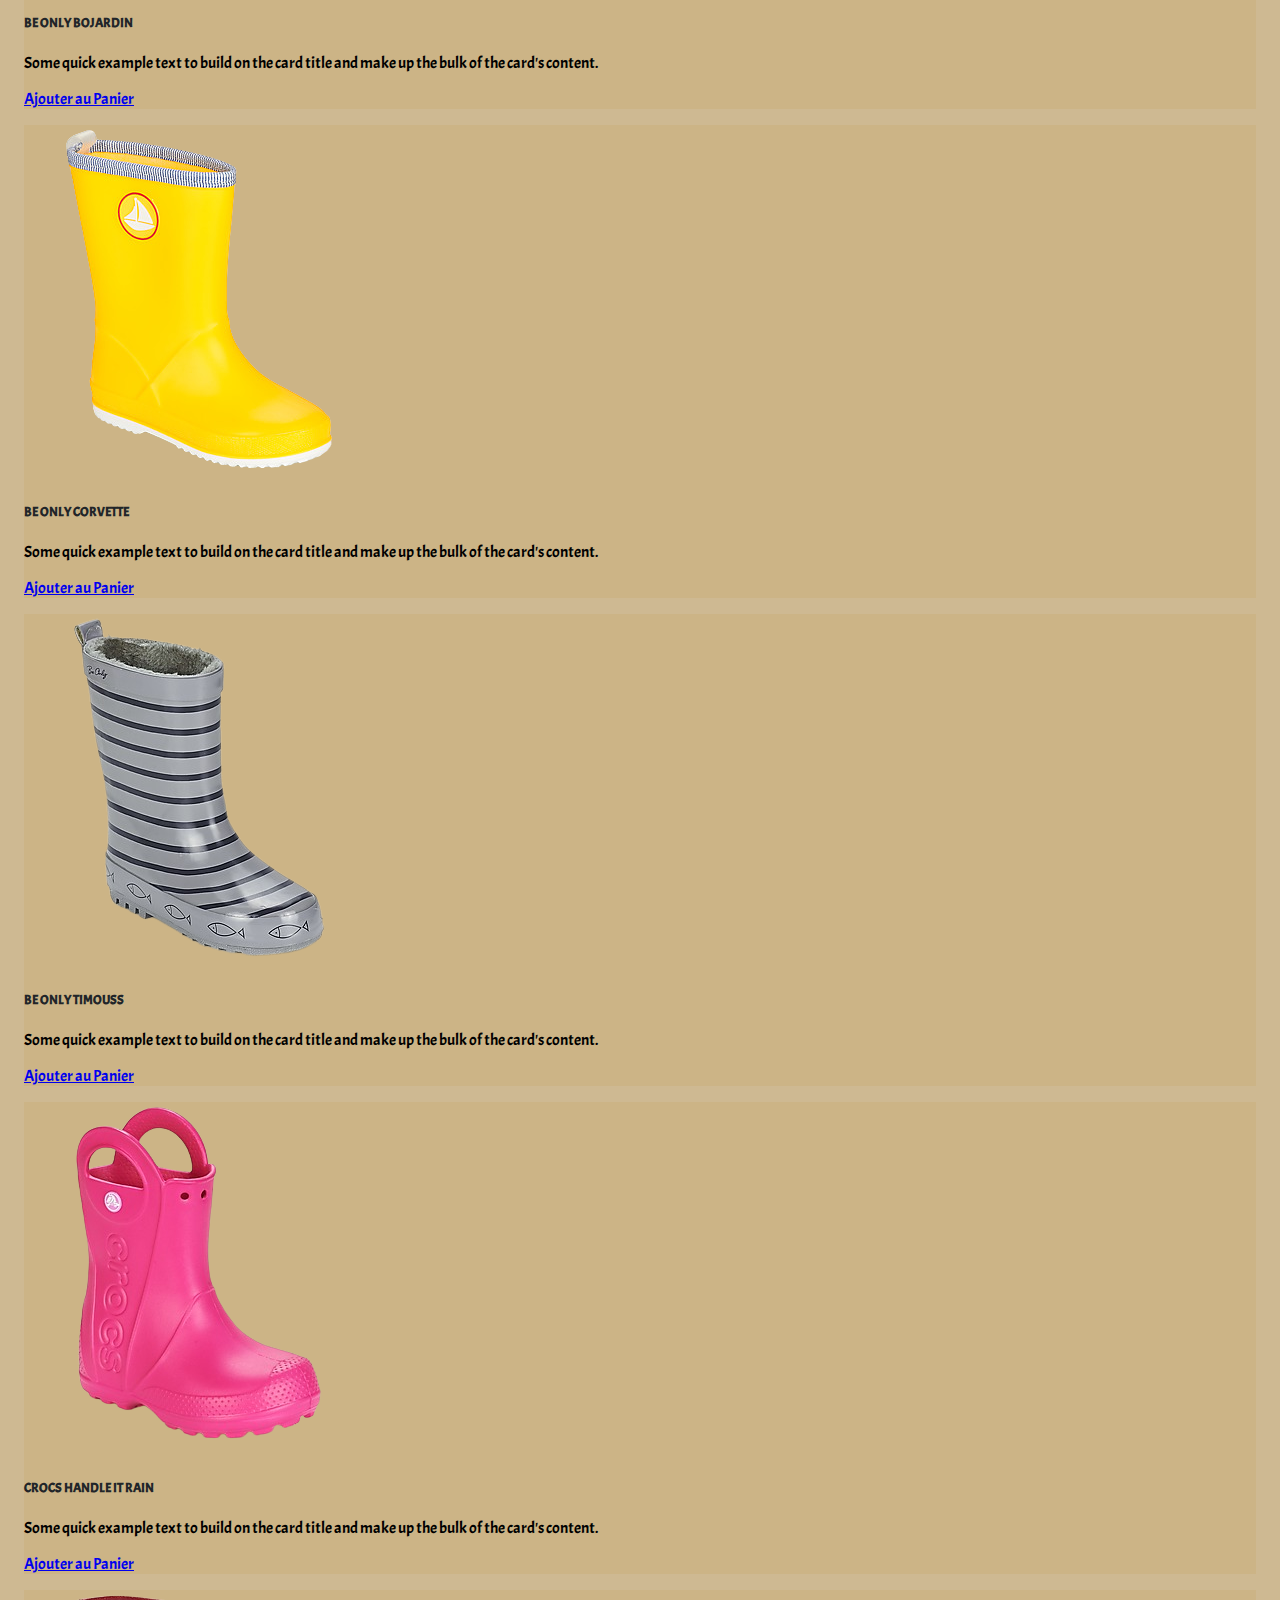
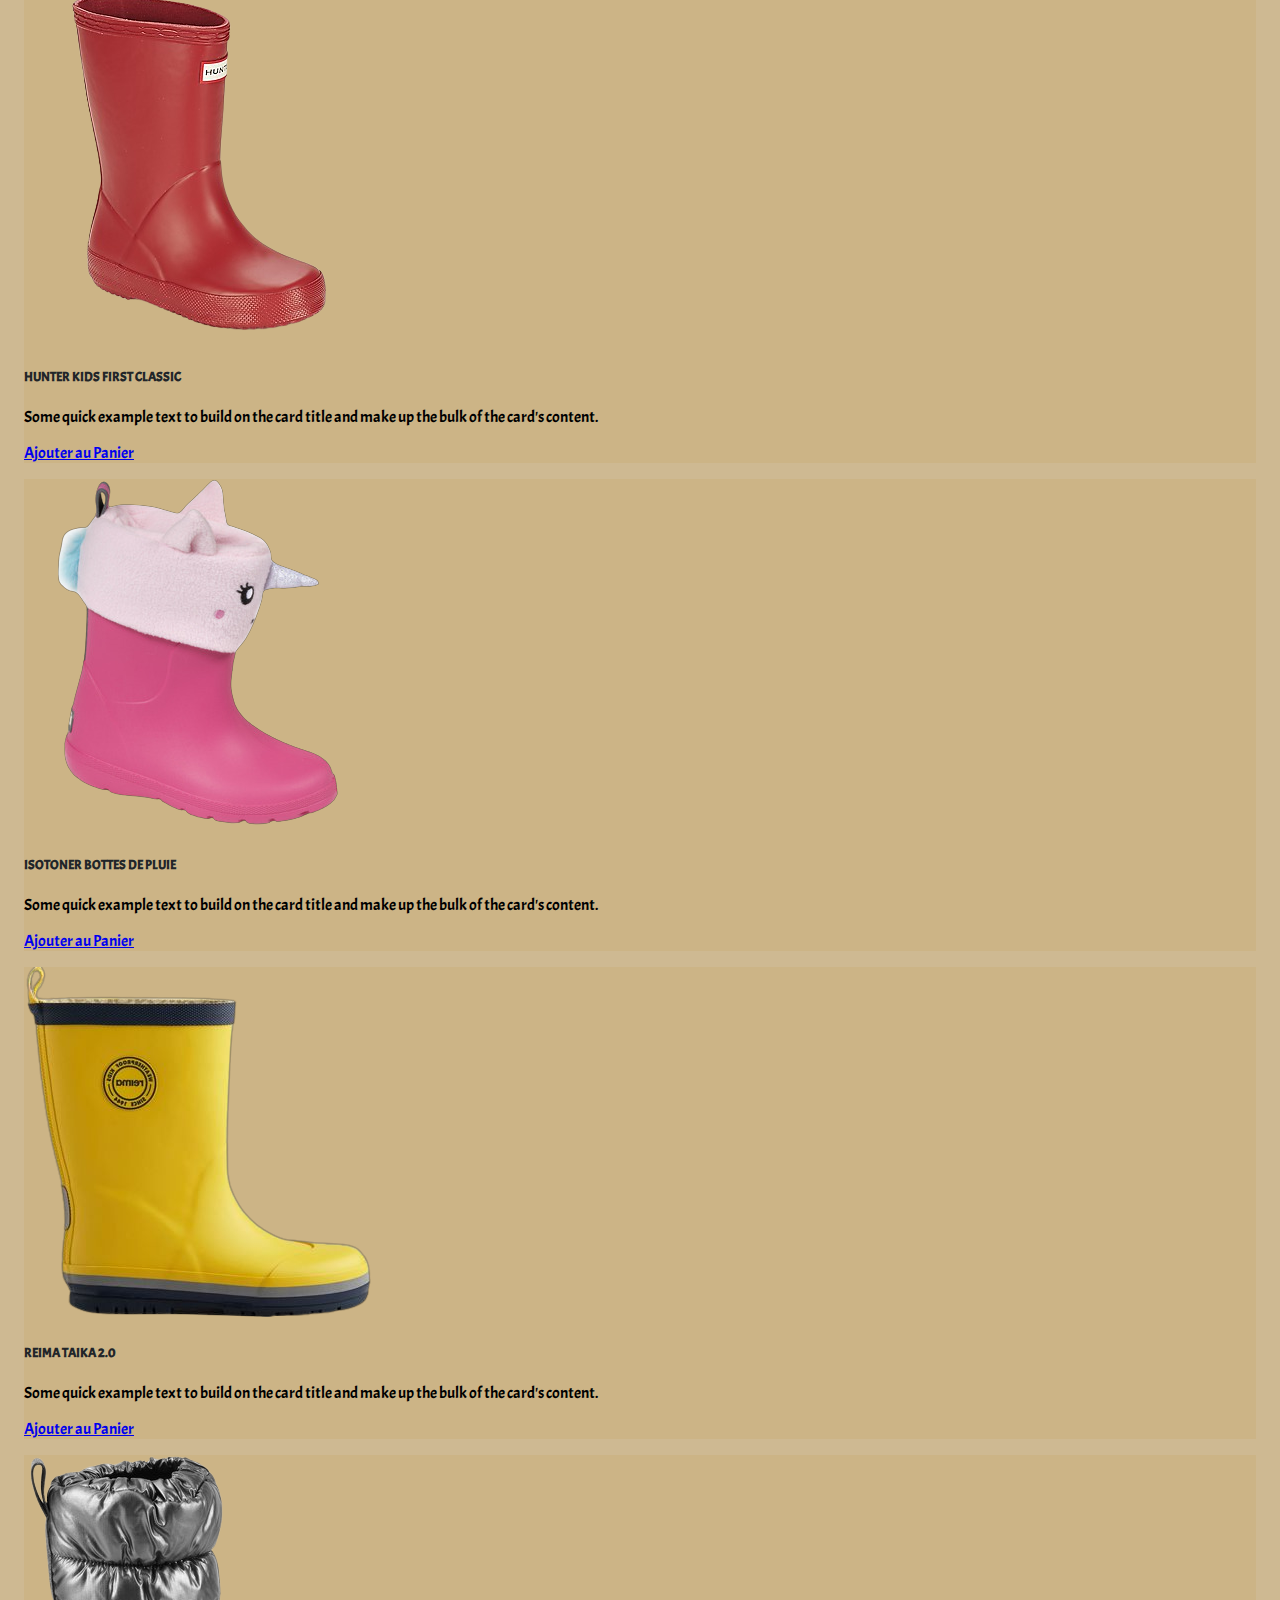
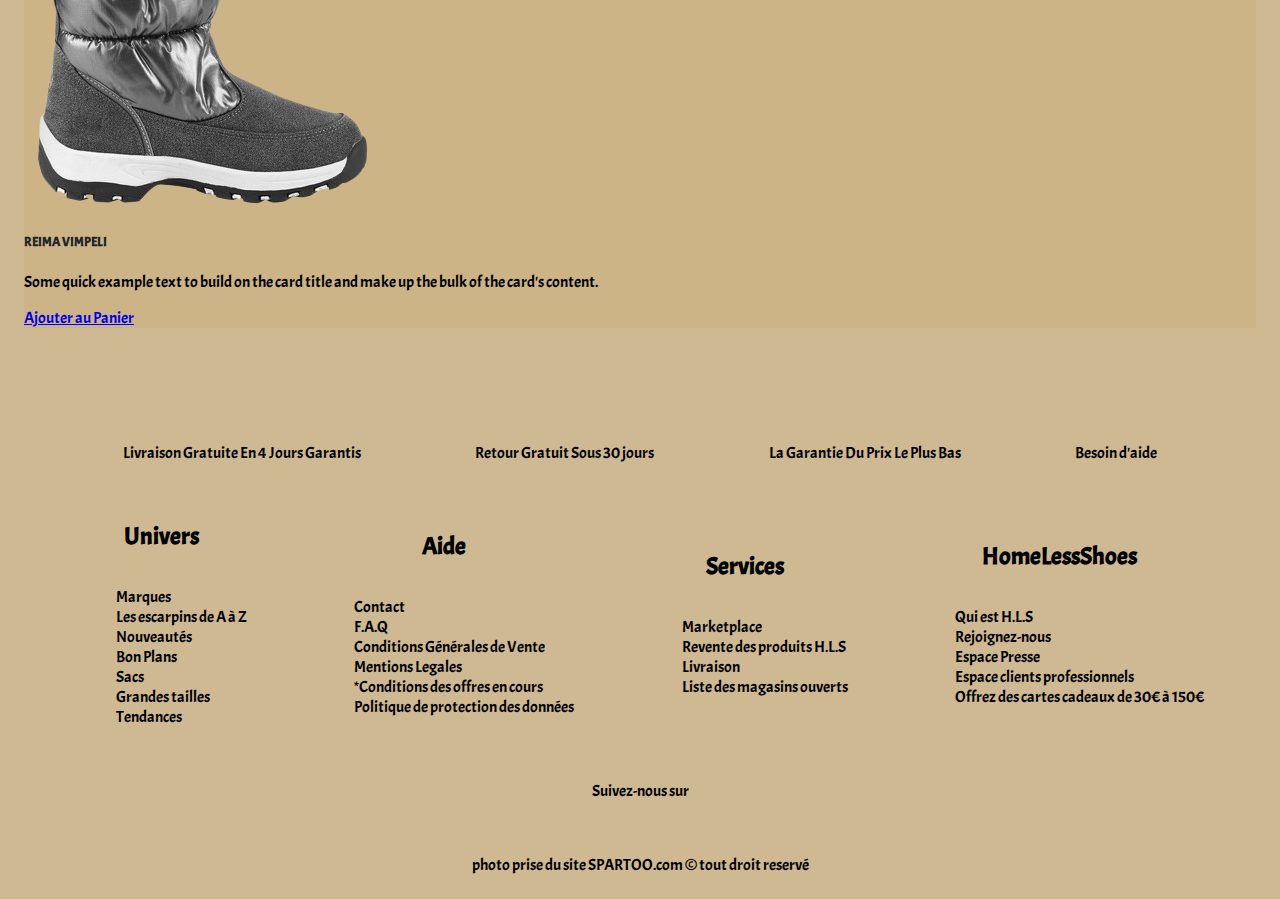
<file: enfant.html>
<!DOCTYPE html>
<html lang="fr">

<head>
  <meta charset="UTF-8">
  <meta name="viewport" content="width=device-width, initial-scale=1.0">
  <link rel="stylesheet" href="https://cdnjs.cloudflare.com/ajax/libs/font-awesome/6.4.2/css/all.min.css"
    integrity="sha512-z3gLpd7yknf1YoNbCzqRKc4qyor8gaKU1qmn+CShxbuBusANI9QpRohGBreCFkKxLhei6S9CQXFEbbKuqLg0DA=="
    crossorigin="anonymous" referrerpolicy="no-referrer" />
  <link rel="stylesheet" href="https://cdn.jsdelivr.net/npm/bootstrap-icons@1.11.1/font/bootstrap-icons.css">
  <link href="https://cdn.jsdelivr.net/npm/bootstrap@5.3.2/dist/css/bootstrap.min.css" rel="stylesheet"
    integrity="sha384-T3c6CoIi6uLrA9TneNEoa7RxnatzjcDSCmG1MXxSR1GAsXEV/Dwwykc2MPK8M2HN" crossorigin="anonymous">
  <link rel="stylesheet" href="css/style.css">
  <title>Chaussures Enfant</title>
</head>

<body>
  <header>
    <nav class="navbar navbar-expand-lg">
      <div class="container-fluid">
        <!-- Logo cliquable qui renvoi sur la page d'acceuil -->
        <a class="navbar-brand " href="index.html"><img id="Logo"
            src="assets\logo\Across_the_street_background_remove.png" alt="LOGO Homeless-Shoes-Store"></a>
        <button class="navbar-toggler" type="button" data-bs-toggle="collapse" data-bs-target="#navbarNavDropdown"
          aria-controls="navbarNavDropdown" aria-expanded="false" aria-label="Toggle navigation">
          <span class="navbar-toggler-icon"></span>
        </button>
        <div class="collapse navbar-collapse" id="navbarNavDropdown">

          <!-- Dropdowns -->
          <ul class="navbar-nav">

            <!-- Dropdown Homme -->
            <li class="nav-item dropdown pr-5">
              <a class="nav-link dropdown-toggle" href="#" role="button" data-bs-toggle="dropdown"
                aria-expanded="false">
                Homme
              </a>
              <ul class="dropdown-menu">
                <li><a class="dropdown-item" href="homme.html">Chaussures de costume</a></li>
                <li><a class="dropdown-item" href="#">Sneakers</a></li>
                <li><a class="dropdown-item" href="#">Mocassin</a></li>
                <li><a class="dropdown-item" href="#">Escarpins</a></li>
                <li><a class="dropdown-item" href="#">Sport</a></li>
                <li><a class="dropdown-item" href="#">Bottes</a></li>
              </ul>
            </li>
            <!-- Dropdown Femme -->
            <li class="nav-item dropdown">
              <a class="nav-link dropdown-toggle" href="#" role="button" data-bs-toggle="dropdown"
                aria-expanded="false">
                Femme
              </a>
              <ul class="dropdown-menu">
                <li><a class="dropdown-item" href="femme.html">Escarpins</a></li>
                <li><a class="dropdown-item" href="#">Sneakers</a></li>
                <li><a class="dropdown-item" href="#">Sport</a></li>
                <li><a class="dropdown-item" href="#">Sandales</a></li>
                <li><a class="dropdown-item" href="#">Ballerine</a></li>
                <li><a class="dropdown-item" href="#">Bottines</a></li>
              </ul>
            </li>
            <!-- Dropdown enfant -->
            <li class="nav-item dropdown">
              <a class="nav-link dropdown-toggle" href="#" role="button" data-bs-toggle="dropdown"
                aria-expanded="false">
                Enfant
              </a>
              <ul class="dropdown-menu">
                <li><a class="dropdown-item" href="#">Bottes en caoutchou</a></li>
                <li><a class="dropdown-item" href="#">Crocks</a></li>
                <li><a class="dropdown-item" href="#">Sneakers</a></li>
                <li><a class="dropdown-item" href="#">Sport</a></li>
                <li><a class="dropdown-item" href="#">Sandales</a></li>
                <li><a class="dropdown-item" href="#">Chaussons</a></li>
              </ul>
            </li>
          </ul>
          <!-- Searchbar -->
          <form class="d-flex" role="search">
            <input class="form-control me-2" type="search" placeholder="Rechercher" aria-label="Search">
            <button class="btn btn-outline-success text-center" id="searchbtn" type="submit">Search</button>
            <!-- LE PANIER -->
            <div class="d-lg-flex col-lg-3 justify-content-lg-end">
              <button id="panier" class="btn btn-light border border-dark pt-4">
                <a href="panier.html" class="text-decoration-none text-dark">
                  <p class="txtmonpanier text-center">Mon panier</p>
                </a>
                <i class="bi bi-basket"></i>
              </button>
            </div>

        </div>
      </div>
    </nav>
  </header>
  <!-- Aside menu -->
  <div class="divAsideMen">
    <aside class="AsideMen">
      <span class="homme">Enfant</span>
      <ul>
        <li class=""><a href="#">Bottes en Caoutchouc</a></li>
        <li class=""><a href="#">Baskets</a></li>
        <li class=""><a href="#">Chaussons</a></li>
        <li class=""><a href="#">Ballerines</a></li>
        <li class=""><a href="#">Après-ski</a></li>
        <li class=""><a href="#">Derbies</a></li>
        <li class=""><a href="#">Claquettes</a></li>
        <li class=""><a href="#">Sandales</a></li>
        <li class=""><a href="#">Tongs</a></li>
        <li class=""><a href="#">Espadrilles</a></li>
        <li class=""><a href="#">Bottines</a></li>
        <li class=""><a href="#">Sabots</a></li>
      </ul>
    </aside>
  </div>
  <!-- Toasts -->
  <div class="toast-container position-fixed bottom-0 end-0 p-3">
    <div id="liveToast" class="toast" role="alert" aria-live="assertive" aria-atomic="true">
      <div class="toast-header bg-success">
        <strong class="me-auto text-white">Félicitation</strong>
        <small class="text-white">A l'instant</small>
        <button type="button" class="btn-close" data-bs-dismiss="toast" aria-label="Close"></button>
      </div>
      <div class="toast-body">
        Element ajouté au Panier
      </div>
    </div>
  </div>
  <!-- Chaussures Cards -->
  <div class="row row-cols-3  m-2 p-2 ">
    <div class="card w-25">
      <img src="assets/Shoes/enfant/Aigle_lolly_pop_F_Pt2-removebg-preview.png" class="card-img-top"
        alt="Image Aigle lollyPop Enfant">
      <div class="card-body">
        <h5 class="card-title">Aigle LollyPop</h5>
        <p class="card-text">Some quick example text to build on the card title and make up the bulk of the card's
          content.</p>
        <a href="#" class="btn btn-primary" id="liveToastBtn">Ajouter au Panier</a>
      </div>
    </div>
    <div class="card w-25">
      <img src="assets/Shoes/enfant/Be_Only_Bojardin-removebg-preview.png" class="card-img-top"
        alt="Image Be Only Bojardin Enfant">
      <div class="card-body">
        <h5 class="card-title">Be Only Bojardin</h5>
        <p class="card-text">Some quick example text to build on the card title and make up the bulk of the card's
          content.</p>
        <a href="#" class="btn btn-primary">Ajouter au Panier</a>
      </div>
    </div>
    <div class="card w-25">
      <img src="assets/Shoes/enfant/Be_Only_Corvette-removebg-preview.png" class="card-img-top"
        alt="Image Be Only Corvette">
      <div class="card-body">
        <h5 class="card-title">Be Only Corvette</h5>
        <p class="card-text">Some quick example text to build on the card title and make up the bulk of the card's
          content.</p>
        <a href="#" class="btn btn-primary">Ajouter au Panier</a>
      </div>
    </div>
    <div class="card w-25">
      <img src="assets/Shoes/enfant/Be_Only_Timouss-removebg-preview.png" class="card-img-top"
        alt="Image Be Only Timouss enfant">
      <div class="card-body">
        <h5 class="card-title">Be Only Timouss</h5>
        <p class="card-text">Some quick example text to build on the card title and make up the bulk of the card's
          content.</p>
        <a href="#" class="btn btn-primary">Ajouter au Panier</a>
      </div>
    </div>
    <div class="card w-25">
      <img src="assets/Shoes/enfant/Crocs_Handle_It_Rain_Boot-removebg-preview.png" class="card-img-top"
        alt="Image Crocs Handle It Rain">
      <div class="card-body">
        <h5 class="card-title">Crocs Handle It Rain</h5>
        <p class="card-text">Some quick example text to build on the card title and make up the bulk of the card's
          content.</p>
        <a href="#" class="btn btn-primary">Ajouter au Panier</a>
      </div>
    </div>
    <div class="card w-25">
      <img src="assets/Shoes/enfant/Hunter_Kids_First_Classic_Gloss-removebg-preview.png" class="card-img-top"
        alt="Image Hunter Kids First Classic">
      <div class="card-body">
        <h5 class="card-title">Hunter Kids First Classic</h5>
        <p class="card-text">Some quick example text to build on the card title and make up the bulk of the card's
          content.</p>
        <a href="#" class="btn btn-primary">Ajouter au Panier</a>
      </div>
    </div>
    <div class="card w-25">
      <img src="assets/Shoes/enfant/Isotoner_Bottes_de_pluie-removebg-preview.png" class="card-img-top"
        alt="Image Isotoner Bottes de pluie enfant">
      <div class="card-body">
        <h5 class="card-title">Isotoner Bottes de pluie</h5>
        <p class="card-text">Some quick example text to build on the card title and make up the bulk of the card's
          content.</p>
        <a href="#" class="btn btn-primary">Ajouter au Panier</a>
      </div>
    </div>
    <div class="card w-25">
      <img src="assets/Shoes/enfant/Reima_Taika_2.0-removebg-preview.png" class="card-img-top"
        alt="Image Reima Taika 2.0 Enfant">
      <div class="card-body">
        <h5 class="card-title">Reima Taika 2.0</h5>
        <p class="card-text">Some quick example text to build on the card title and make up the bulk of the card's
          content.</p>
        <a href="#" class="btn btn-primary">Ajouter au Panier</a>
      </div>
    </div>
    <div class="card w-25">
      <img src="assets/Shoes/enfant/Reima_Vimpeli-removebg-preview.png" class="card-img-top"
        alt="Image Reima Vimpeli Enfant">
      <div class="card-body">
        <h5 class="card-title">Reima Vimpeli</h5>
        <p class="card-text">Some quick example text to build on the card title and make up the bulk of the card's
          content.</p>
        <a href="#" class="btn btn-primary">Ajouter au Panier</a>
      </div>
    </div>
  </div>






  <!-- Bouton Scroll To Top -->

  <a href="#" class="returnTop"><i class="bi bi-arrow-up-square-fill"></i></a>


  <!-- Footer -->
  <footer>
    <section class="Livraison">
      <article>
        <i class="fa-solid fa-arrow-right"></i>
        <p>Livraison Gratuite En 4 Jours Garantis</p>
      </article>
      <article>
        <i class="fa-solid fa-arrow-left"></i>
        <p>Retour Gratuit Sous 30 jours</p>
      </article>
      <article>
        <i class="fa-solid fa-arrow-trend-down"></i>
        <p>La Garantie Du Prix Le Plus Bas</p>
      </article>
      <article>
        <i class="fa-solid fa-phone"></i>
        <p>Besoin d'aide</p>
      </article>
    </section>

    <section class="footerNav">
      <article>
        <h2>Univers</h2>
        <ul>
          <li>Marques</li>
          <li>Les escarpins de A à Z</li>
          <li>Nouveautés</li>
          <li>Bon Plans</li>
          <li>Sacs</li>
          <li>Grandes tailles</li>
          <li>Tendances</li>
        </ul>
      </article>
      <article>
        <h2>Aide</h2>
        <ul>
          <li>Contact</li>
          <li>F.A.Q</li>
          <li>Conditions Générales de Vente</li>
          <li>Mentions Legales</li>
          <li>*Conditions des offres en cours</li>
          <li>Politique de protection des données</li>
        </ul>
      </article>
      <article>
        <h2>Services</h2>
        <ul>
          <li>Marketplace</li>
          <li>Revente des produits H.L.S</li>
          <li>Livraison</li>
          <li>Liste des magasins ouverts</li>
        </ul>
      </article>
      <article>
        <h2>HomeLessShoes</h2>
        <ul>
          <li>Qui est H.L.S</li>
          <li>Rejoignez-nous</li>
          <li>Espace Presse</li>
          <li>Espace clients professionnels</li>
          <li>Offrez des cartes cadeaux de 30€ à 150€</li>
        </ul>
      </article>
    </section>

    <section class="Reseaux">
      <article>
        <p>Suivez-nous sur
          <i class="fa-brands fa-facebook-f"></i>
          <i class="fa-brands fa-twitter"></i>
          <i class="fa-brands fa-instagram"></i>
        </p>
      </article>
    </section>
    <div class="divCopywright">
      <p class="copywright">photo prise du site SPARTOO.com © tout droit reservé</p>
  </div>
  </footer>


  <script src="https://cdn.jsdelivr.net/npm/bootstrap@5.3.2/dist/js/bootstrap.bundle.min.js"
    integrity="sha384-C6RzsynM9kWDrMNeT87bh95OGNyZPhcTNXj1NW7RuBCsyN/o0jlpcV8Qyq46cDfL"
    crossorigin="anonymous"></script>
  <script src="toast.js"></script>
</body>

</html>
</file>
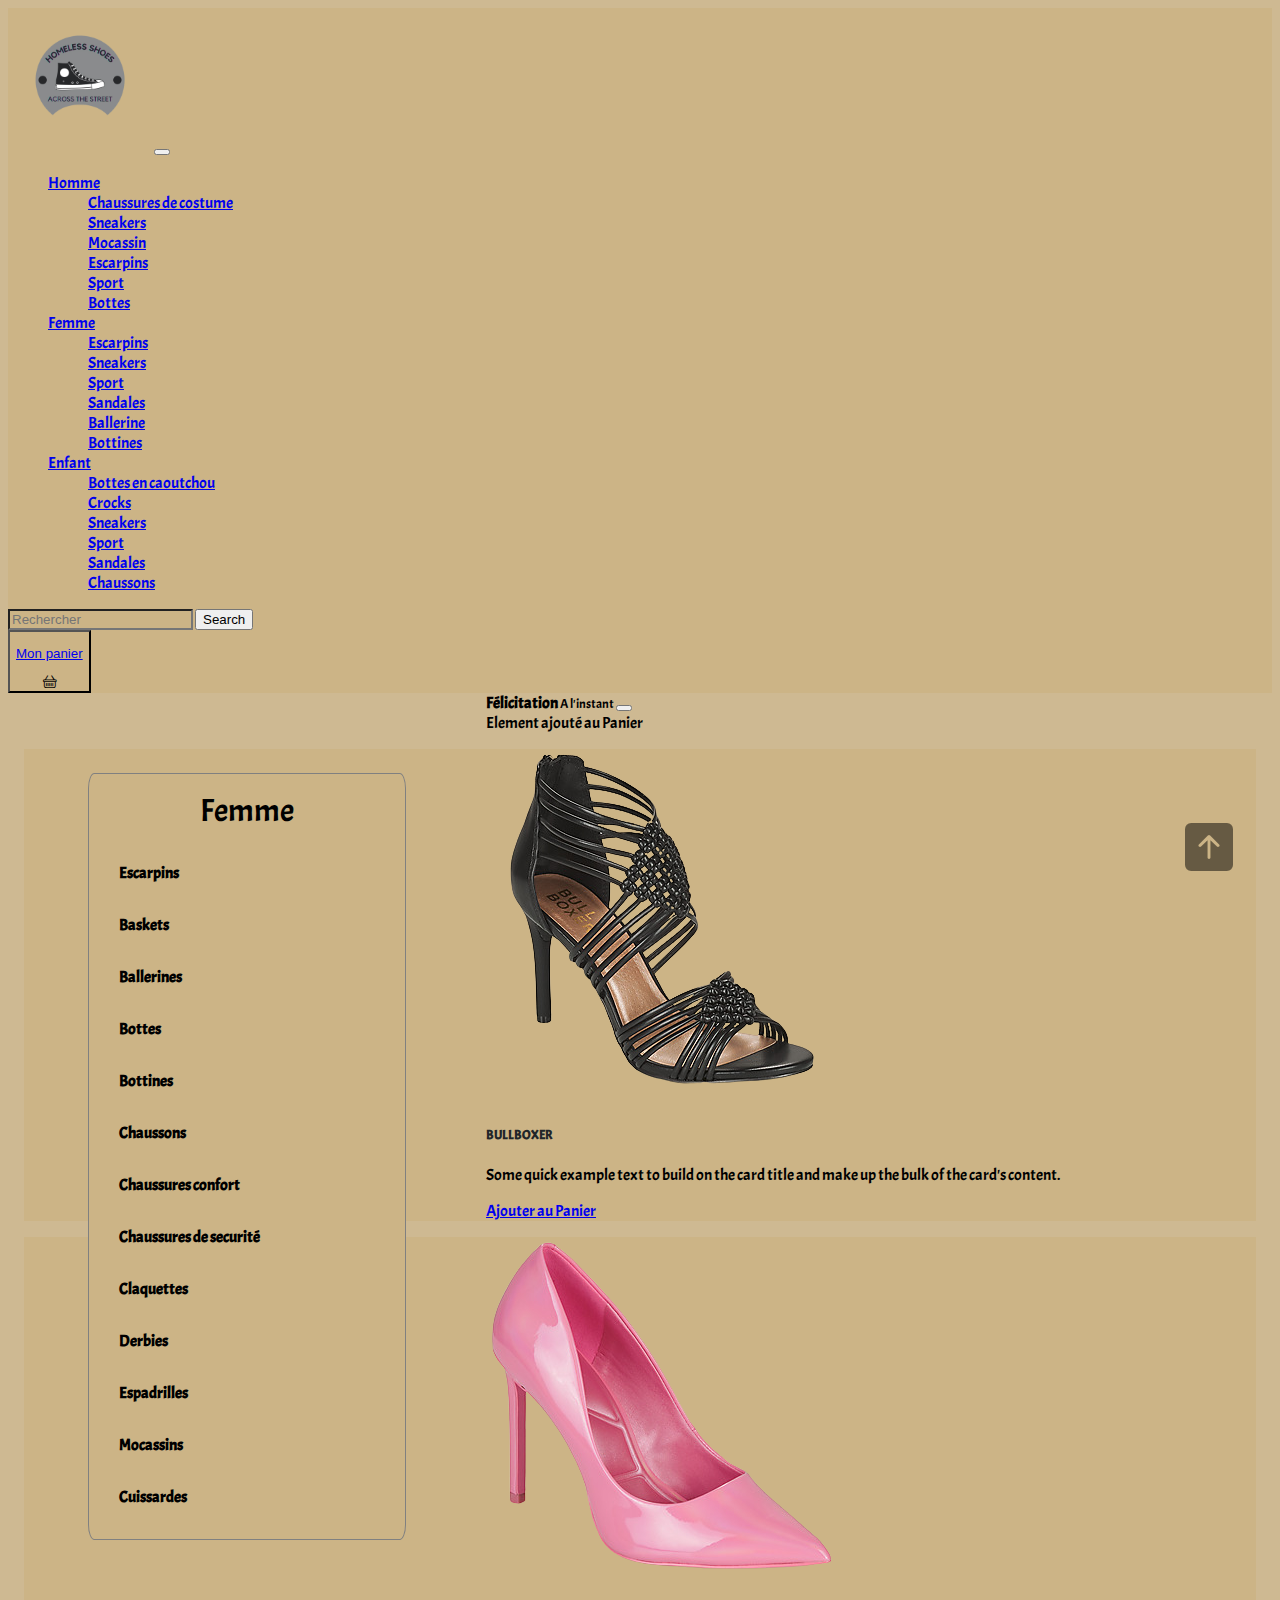
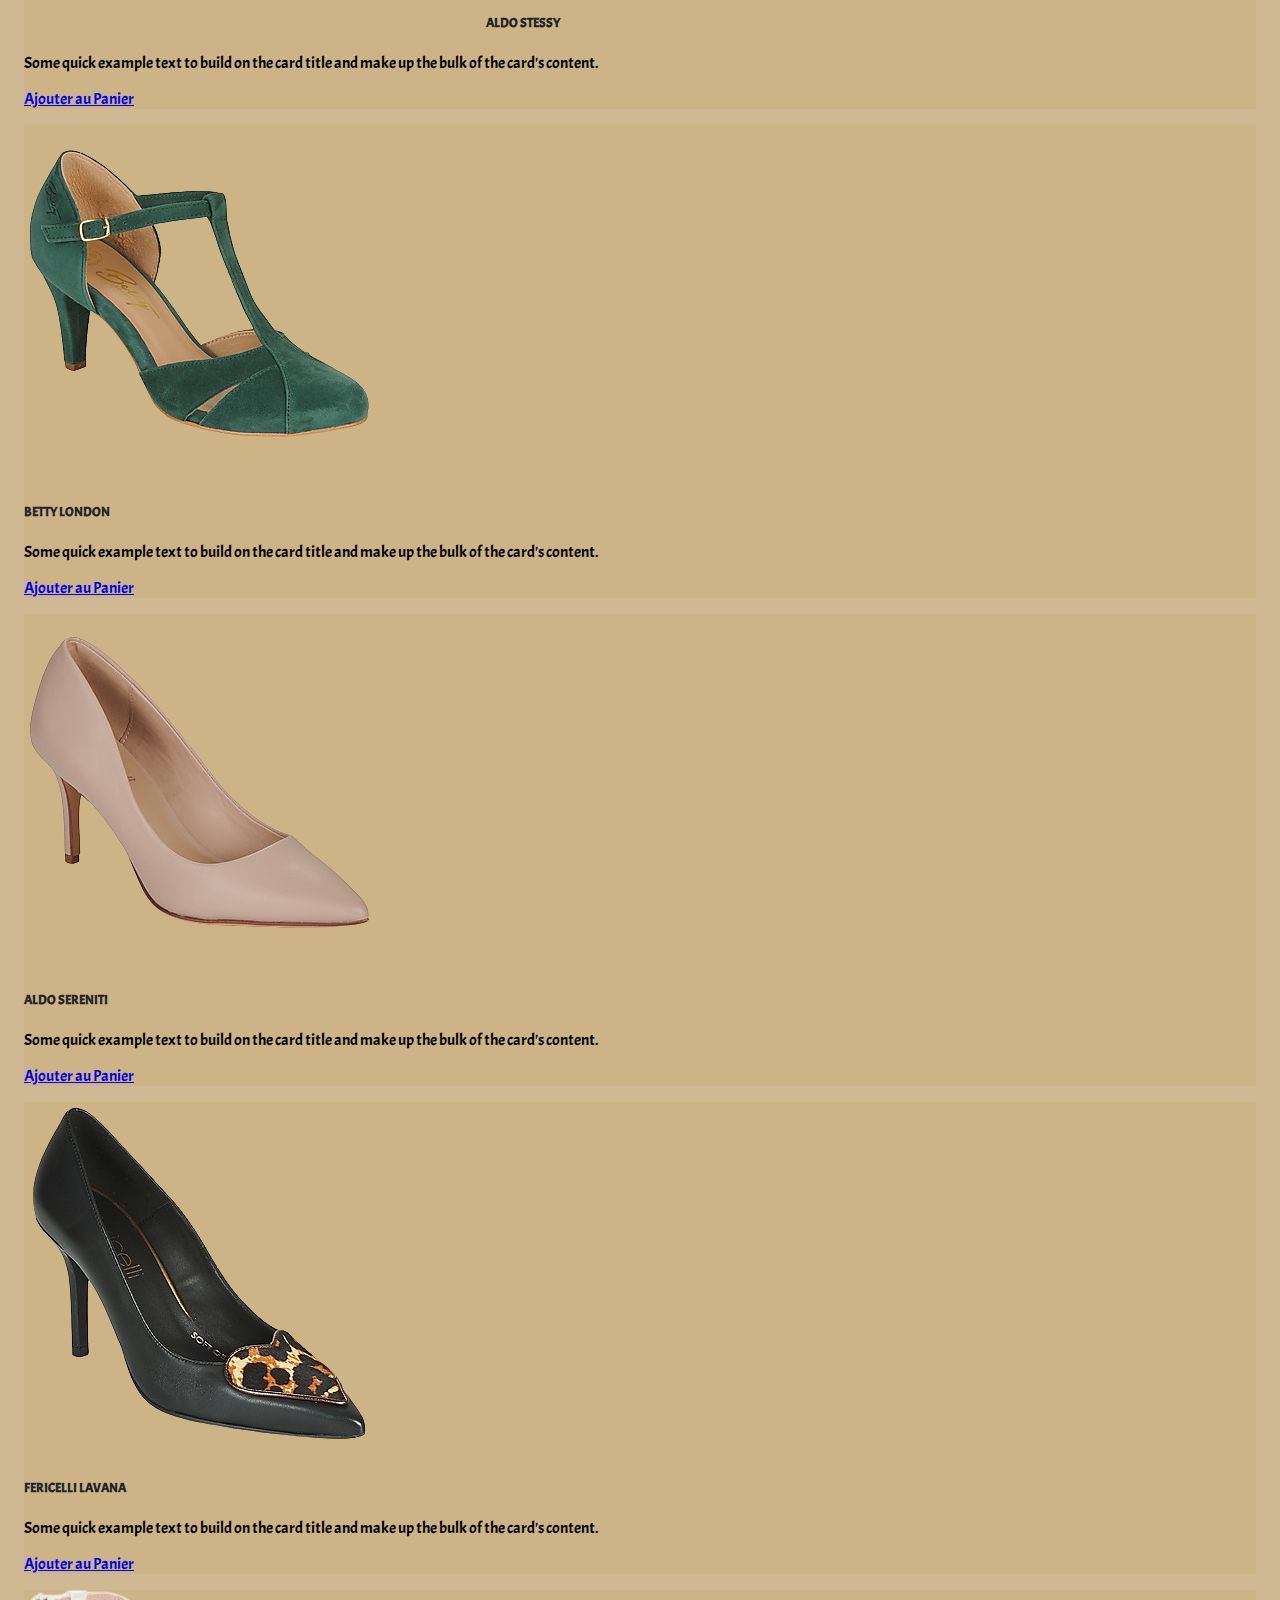
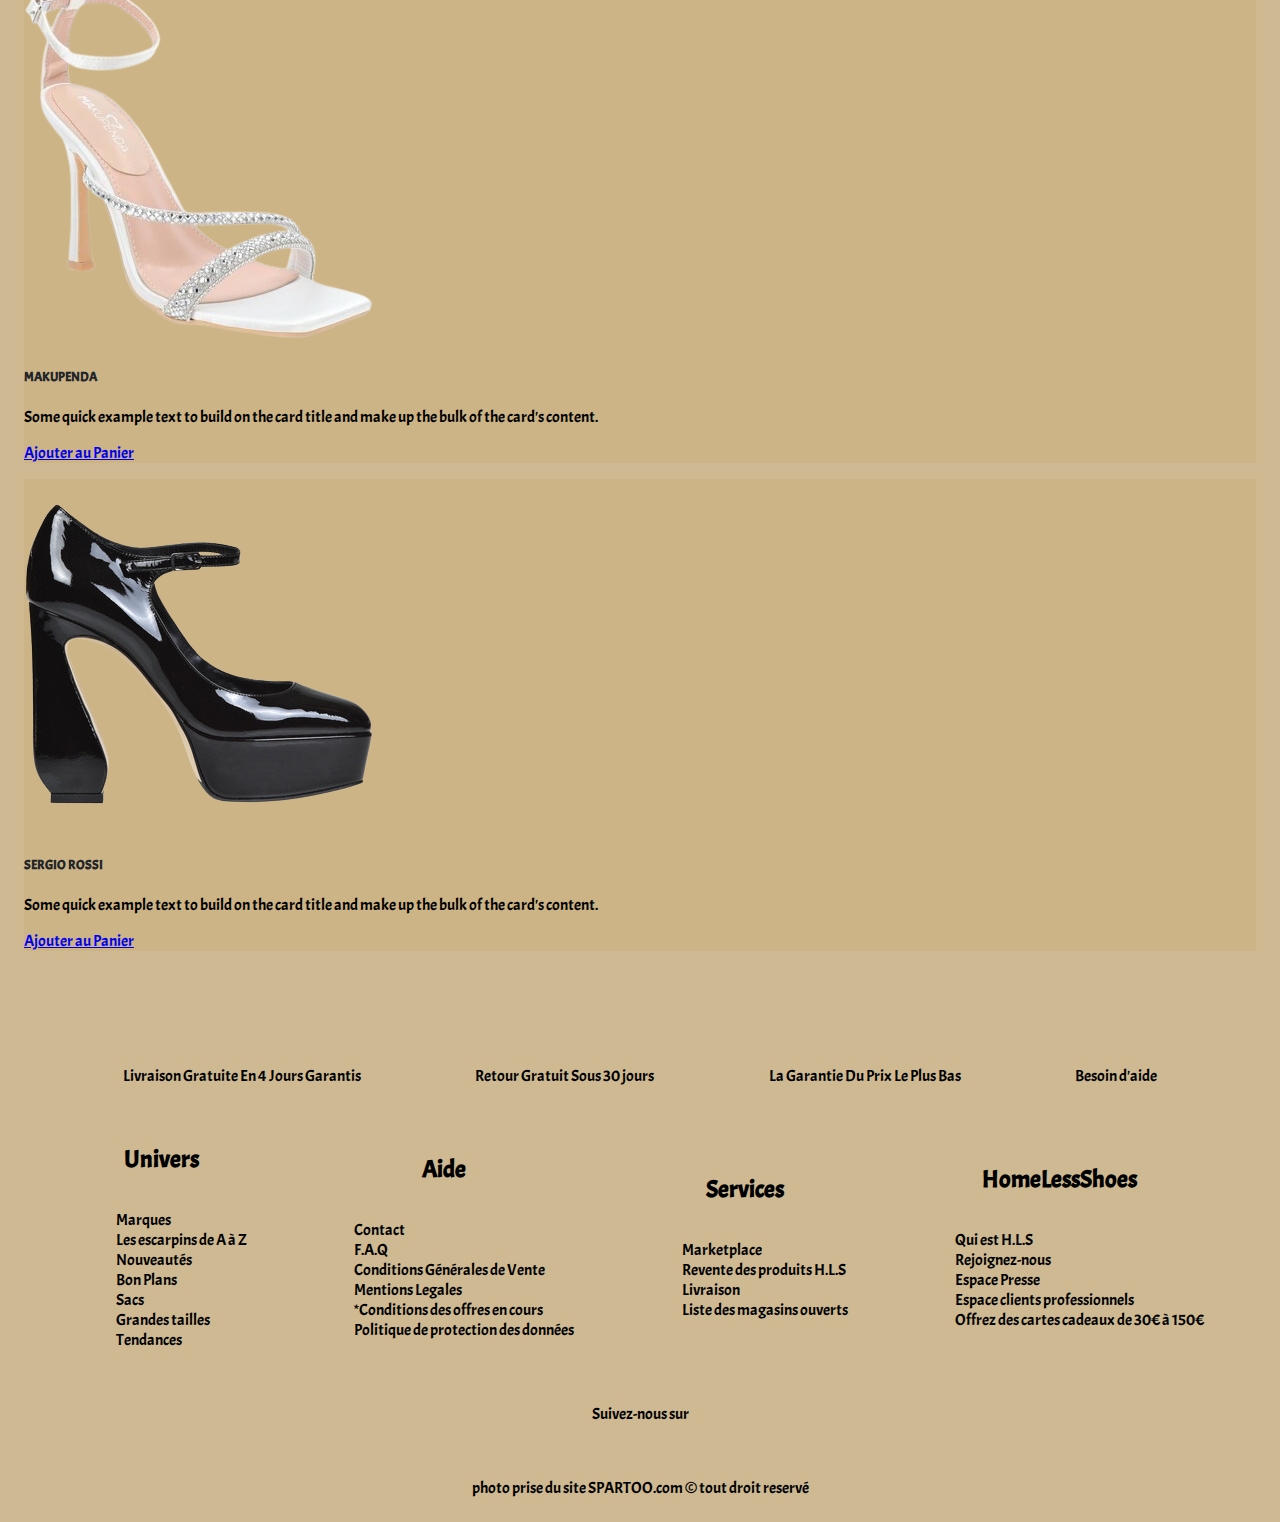
<file: femme.html>
<!DOCTYPE html>
<html lang="fr">

<head>
  <meta charset="UTF-8">
  <meta name="viewport" content="width=device-width, initial-scale=1.0">
  <link rel="stylesheet" href="https://cdnjs.cloudflare.com/ajax/libs/font-awesome/6.4.2/css/all.min.css"
    integrity="sha512-z3gLpd7yknf1YoNbCzqRKc4qyor8gaKU1qmn+CShxbuBusANI9QpRohGBreCFkKxLhei6S9CQXFEbbKuqLg0DA=="
    crossorigin="anonymous" referrerpolicy="no-referrer" />
  <link rel="stylesheet" href="https://cdn.jsdelivr.net/npm/bootstrap-icons@1.11.1/font/bootstrap-icons.css">
  <link href="https://cdn.jsdelivr.net/npm/bootstrap@5.3.2/dist/css/bootstrap.min.css" rel="stylesheet"
    integrity="sha384-T3c6CoIi6uLrA9TneNEoa7RxnatzjcDSCmG1MXxSR1GAsXEV/Dwwykc2MPK8M2HN" crossorigin="anonymous">
  <link rel="stylesheet" href="css/style.css">
  <title>Chaussures Femme</title>
</head>

<body>
  <header>
    <nav class="navbar navbar-expand-lg">
      <div class="container-fluid">
        <!-- Logo cliquable qui renvoi sur la page d'acceuil -->
        <a class="navbar-brand " href="index.html"><img id="Logo"
            src="assets\logo\Across_the_street_background_remove.png" alt="LOGO Homeless-Shoes-Store"></a>
        <button class="navbar-toggler" type="button" data-bs-toggle="collapse" data-bs-target="#navbarNavDropdown"
          aria-controls="navbarNavDropdown" aria-expanded="false" aria-label="Toggle navigation">
          <span class="navbar-toggler-icon"></span>
        </button>
        <div class="collapse navbar-collapse" id="navbarNavDropdown">

          <!-- Dropdowns -->
          <ul class="navbar-nav">

            <!-- Dropdown Homme -->
            <li class="nav-item dropdown pr-5">
              <a class="nav-link dropdown-toggle" href="#" role="button" data-bs-toggle="dropdown"
                aria-expanded="false">
                Homme
              </a>
              <ul class="dropdown-menu">
                <li><a class="dropdown-item" href="homme.html">Chaussures de costume</a></li>
                <li><a class="dropdown-item" href="#">Sneakers</a></li>
                <li><a class="dropdown-item" href="#">Mocassin</a></li>
                <li><a class="dropdown-item" href="#">Escarpins</a></li>
                <li><a class="dropdown-item" href="#">Sport</a></li>
                <li><a class="dropdown-item" href="#">Bottes</a></li>
              </ul>
            </li>
            <!-- Dropdown Femme -->
            <li class="nav-item dropdown">
              <a class="nav-link dropdown-toggle" href="#" role="button" data-bs-toggle="dropdown"
                aria-expanded="false">
                Femme
              </a>
              <ul class="dropdown-menu">
                <li><a class="dropdown-item" href="femme.html">Escarpins</a></li>
                <li><a class="dropdown-item" href="#">Sneakers</a></li>
                <li><a class="dropdown-item" href="#">Sport</a></li>
                <li><a class="dropdown-item" href="#">Sandales</a></li>
                <li><a class="dropdown-item" href="#">Ballerine</a></li>
                <li><a class="dropdown-item" href="#">Bottines</a></li>
              </ul>
            </li>
            <!-- Dropdown enfant -->
            <li class="nav-item dropdown">
              <a class="nav-link dropdown-toggle" href="#" role="button" data-bs-toggle="dropdown"
                aria-expanded="false">
                Enfant
              </a>
              <ul class="dropdown-menu">
                <li><a class="dropdown-item" href="enfant.html">Bottes en caoutchou</a></li>
                <li><a class="dropdown-item" href="#">Crocks</a></li>
                <li><a class="dropdown-item" href="#">Sneakers</a></li>
                <li><a class="dropdown-item" href="#">Sport</a></li>
                <li><a class="dropdown-item" href="#">Sandales</a></li>
                <li><a class="dropdown-item" href="#">Chaussons</a></li>
              </ul>
            </li>
          </ul>
          <!-- Searchbar -->
          <form class="d-flex" role="search">
            <input class="form-control me-2" type="search" placeholder="Rechercher" aria-label="Search">
            <button class="btn btn-outline-success text-center" id="searchbtn" type="submit">Search</button>
            <!-- LE PANIER -->
            <div class="d-lg-flex col-lg-3 justify-content-lg-end">
              <button id="panier" class="btn btn-light border border-dark pt-4">
                <a href="panier.html" class="text-decoration-none text-dark">
                  <p class="txtmonpanier text-center">Mon panier</p>
                </a>
                <i class="bi bi-basket"></i>
              </button>
            </div>

        </div>
      </div>
    </nav>
  </header>
  <!-- Aside menu -->
  <div class="divAsideMen">
    <aside class="AsideMen">
      <span class="homme">Femme</span>
      <ul>
        <li class=""><a href="#">Escarpins</a></li>
        <li class=""><a href="#">Baskets</a></li>
        <li class=""><a href="#">Ballerines</a></li>
        <li class=""><a href="#">Bottes</a></li>
        <li class=""><a href="#">Bottines</a></li>
        <li class=""><a href="#">Chaussons</a></li>
        <li class=""><a href="#">Chaussures confort</a></li>
        <li class=""><a href="#">Chaussures de securité</a></li>
        <li class=""><a href="#">Claquettes</a></li>
        <li class=""><a href="#">Derbies</a></li>
        <li class=""><a href="#">Espadrilles</a></li>
        <li class=""><a href="#">Mocassins</a></li>
        <li class=""><a href="#">Cuissardes</a></li>
      </ul>
    </aside>
  </div>
  <!-- Toasts -->
  <div class="toast-container position-fixed bottom-0 end-0 p-3">
    <div id="liveToast" class="toast" role="alert" aria-live="assertive" aria-atomic="true">
      <div class="toast-header bg-success">
        <strong class="me-auto text-white">Félicitation</strong>
        <small class="text-white">A l'instant</small>
        <button type="button" class="btn-close" data-bs-dismiss="toast" aria-label="Close"></button>
      </div>
      <div class="toast-body">
        Element ajouté au Panier
      </div>
    </div>
  </div>
  <!-- Chaussures Cards -->
  <div class="row row-cols-3  m-2 p-2 ">
    <div class="card w-25">
      <img src="assets/Shoes/femme/Bullboxer_065529f2s-removebg-preview.png" class="card-img-top"
        alt="Image Bullboxer femme">
      <div class="card-body">
        <h5 class="card-title">Bullboxer</h5>
        <p class="card-text">Some quick example text to build on the card title and make up the bulk of the card's
          content.</p>
        <a href="#" class="btn btn-primary" id="liveToastBtn">Ajouter au Panier</a>
      </div>
    </div>
    <div class="card w-25">
      <img src="assets/Shoes/femme/Aldo_Stessy2.0-removebg-preview.png" class="card-img-top"
        alt="Image Aldo Stessy femme">
      <div class="card-body">
        <h5 class="card-title">Aldo Stessy</h5>
        <p class="card-text">Some quick example text to build on the card title and make up the bulk of the card's
          content.</p>
        <a href="#" class="btn btn-primary">Ajouter au Panier</a>
      </div>
    </div>
    <div class="card w-25">
      <img src="assets/Shoes/femme/Betty_London_Masette-removebg-preview.png" class="card-img-top"
        alt="Image Betty London femme">
      <div class="card-body">
        <h5 class="card-title">Betty London</h5>
        <p class="card-text">Some quick example text to build on the card title and make up the bulk of the card's
          content.</p>
        <a href="#" class="btn btn-primary">Ajouter au Panier</a>
      </div>
    </div>
    <div class="card w-25">
      <img src="assets/Shoes/femme/Aldo_Sereniti-removebg-preview.png" class="card-img-top"
        alt="Image Aldo Sereniti Femme">
      <div class="card-body">
        <h5 class="card-title">Aldo Sereniti</h5>
        <p class="card-text">Some quick example text to build on the card title and make up the bulk of the card's
          content.</p>
        <a href="#" class="btn btn-primary">Ajouter au Panier</a>
      </div>
    </div>
    <div class="card w-25">
      <img src="assets/Shoes/femme/Fericelli_Lavana-removebg-preview.png" class="card-img-top"
        alt="Image Fericelli Lavana femme">
      <div class="card-body">
        <h5 class="card-title">Fericelli Lavana</h5>
        <p class="card-text">Some quick example text to build on the card title and make up the bulk of the card's
          content.</p>
        <a href="#" class="btn btn-primary">Ajouter au Panier</a>
      </div>
    </div>
    <div class="card w-25">
      <img src="assets/Shoes/femme/Makupenda_Afh702-removebg-preview.png" class="card-img-top"
        alt="Image Makupenda femme">
      <div class="card-body">
        <h5 class="card-title">Makupenda</h5>
        <p class="card-text">Some quick example text to build on the card title and make up the bulk of the card's
          content.</p>
        <a href="#" class="btn btn-primary">Ajouter au Panier</a>
      </div>
    </div>
    <div class="card w-25">
      <img src="assets/Shoes/femme/Sergio_Rossi_Cat00002031ai-removebg-preview.png" class="card-img-top"
        alt="Image Sergio Rossi femme">
      <div class="card-body">
        <h5 class="card-title">Sergio Rossi</h5>
        <p class="card-text">Some quick example text to build on the card title and make up the bulk of the card's
          content.</p>
        <a href="#" class="btn btn-primary">Ajouter au Panier</a>
      </div>
    </div>

  </div>






  <!-- Bouton Scroll To Top -->

  <a href="#" class="returnTop"><i class="bi bi-arrow-up-square-fill"></i></a>


  <!-- Footer -->
  <footer>
    <section class="Livraison">
      <article>
        <i class="fa-solid fa-arrow-right"></i>
        <p>Livraison Gratuite En 4 Jours Garantis</p>
      </article>
      <article>
        <i class="fa-solid fa-arrow-left"></i>
        <p>Retour Gratuit Sous 30 jours</p>
      </article>
      <article>
        <i class="fa-solid fa-arrow-trend-down"></i>
        <p>La Garantie Du Prix Le Plus Bas</p>
      </article>
      <article>
        <i class="fa-solid fa-phone"></i>
        <p>Besoin d'aide</p>
      </article>
    </section>

    <section class="footerNav">
      <article>
        <h2>Univers</h2>
        <ul>
          <li>Marques</li>
          <li>Les escarpins de A à Z</li>
          <li>Nouveautés</li>
          <li>Bon Plans</li>
          <li>Sacs</li>
          <li>Grandes tailles</li>
          <li>Tendances</li>
        </ul>
      </article>
      <article>
        <h2>Aide</h2>
        <ul>
          <li>Contact</li>
          <li>F.A.Q</li>
          <li>Conditions Générales de Vente</li>
          <li>Mentions Legales</li>
          <li>*Conditions des offres en cours</li>
          <li>Politique de protection des données</li>
        </ul>
      </article>
      <article>
        <h2>Services</h2>
        <ul>
          <li>Marketplace</li>
          <li>Revente des produits H.L.S</li>
          <li>Livraison</li>
          <li>Liste des magasins ouverts</li>
        </ul>
      </article>
      <article>
        <h2>HomeLessShoes</h2>
        <ul>
          <li>Qui est H.L.S</li>
          <li>Rejoignez-nous</li>
          <li>Espace Presse</li>
          <li>Espace clients professionnels</li>
          <li>Offrez des cartes cadeaux de 30€ à 150€</li>
        </ul>
      </article>
    </section>

    <section class="Reseaux">
      <article>
        <p>Suivez-nous sur
          <i class="fa-brands fa-facebook-f"></i>
          <i class="fa-brands fa-twitter"></i>
          <i class="fa-brands fa-instagram"></i>
        </p>
      </article>
    </section>
    <div class="divCopywright">
      <p class="copywright">photo prise du site SPARTOO.com © tout droit reservé</p>
    </div>
  </footer>


  <script src="https://cdn.jsdelivr.net/npm/bootstrap@5.3.2/dist/js/bootstrap.bundle.min.js"
    integrity="sha384-C6RzsynM9kWDrMNeT87bh95OGNyZPhcTNXj1NW7RuBCsyN/o0jlpcV8Qyq46cDfL"
    crossorigin="anonymous"></script>
  <script src="toast.js"></script>
</body>

</html>
</file>
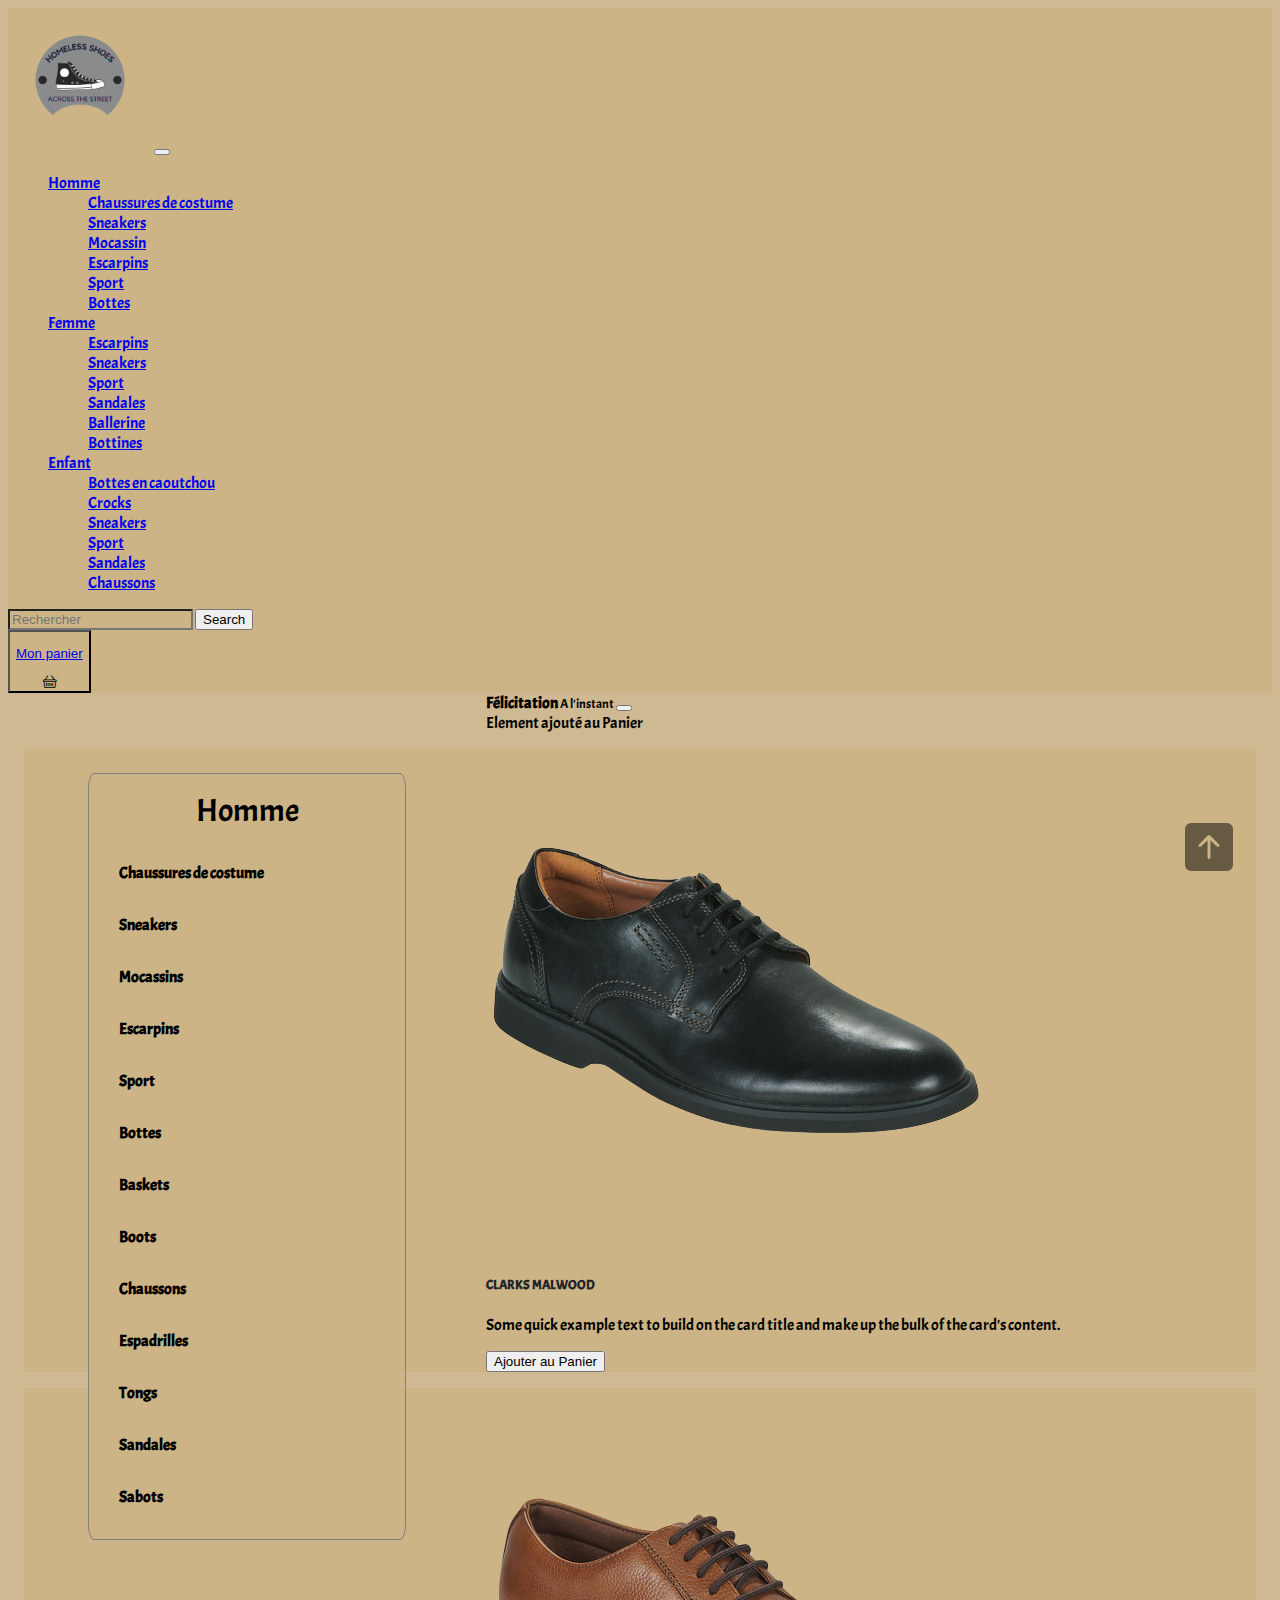
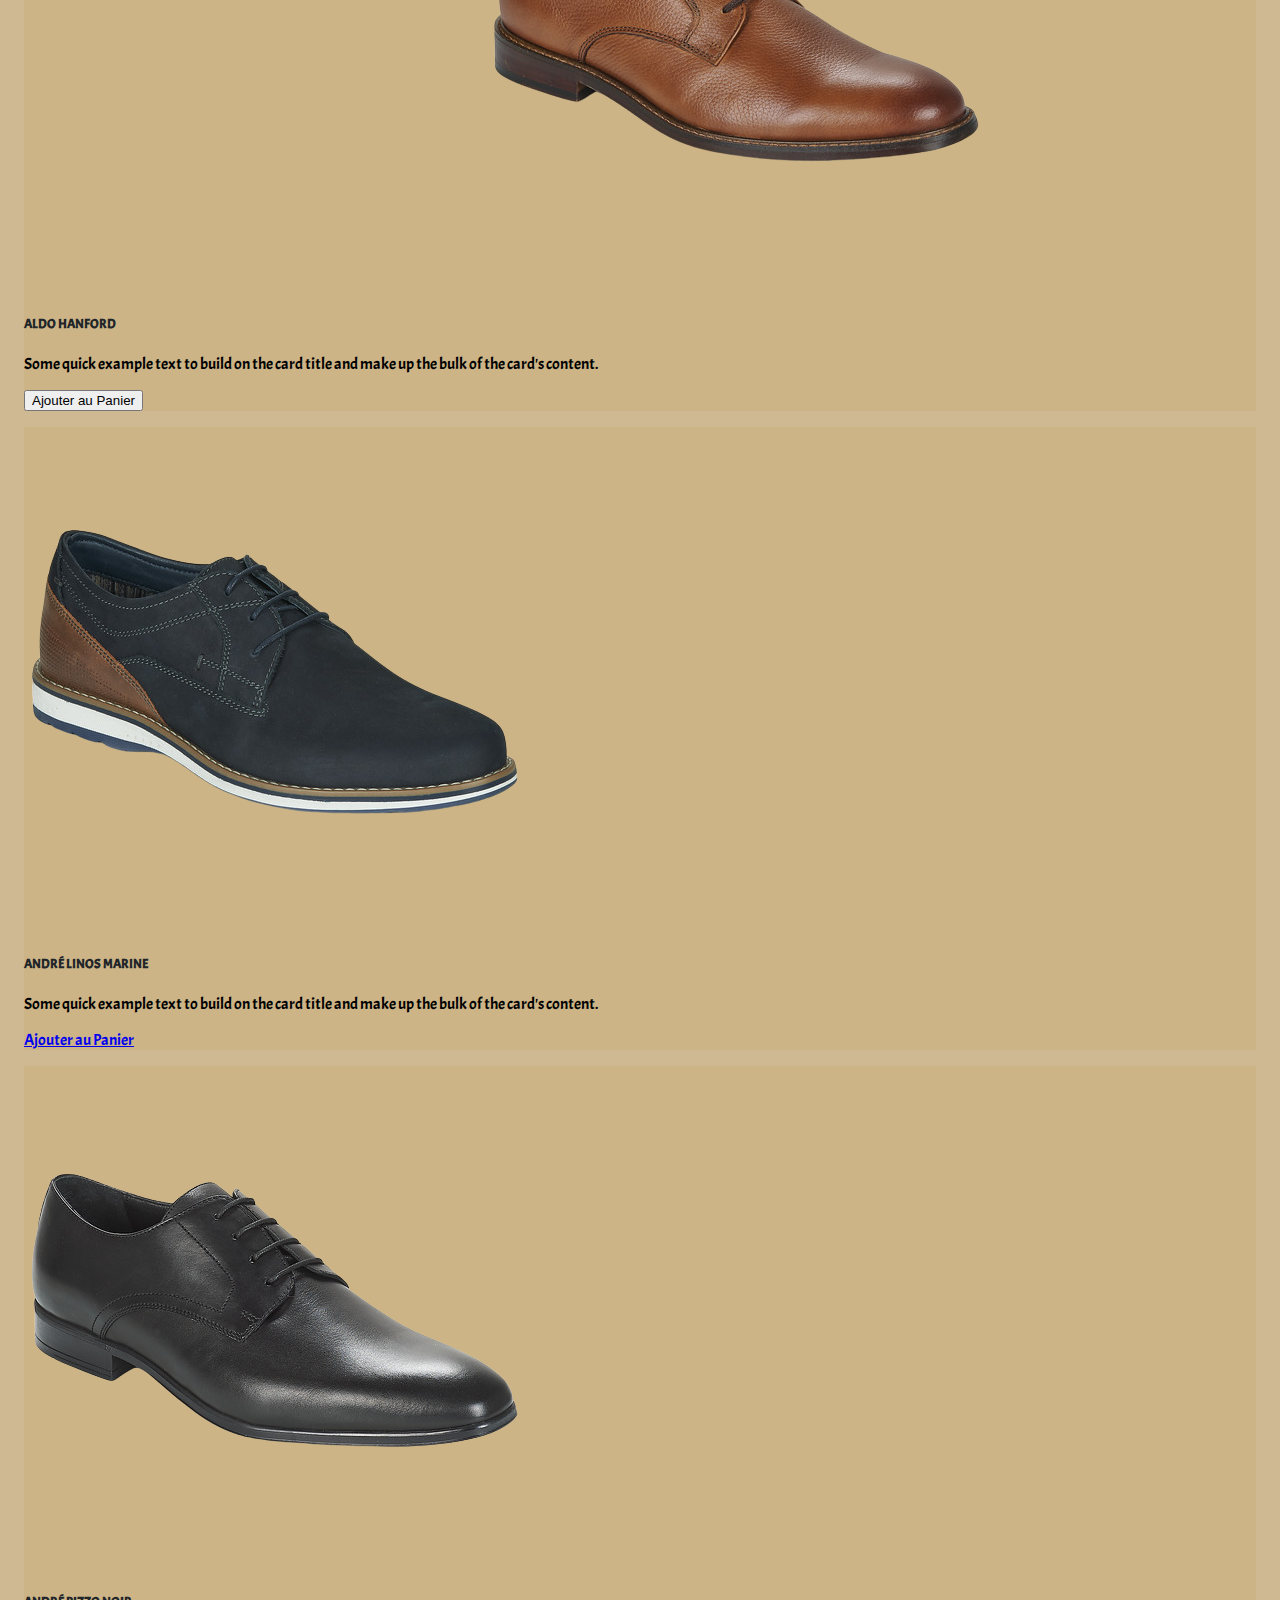
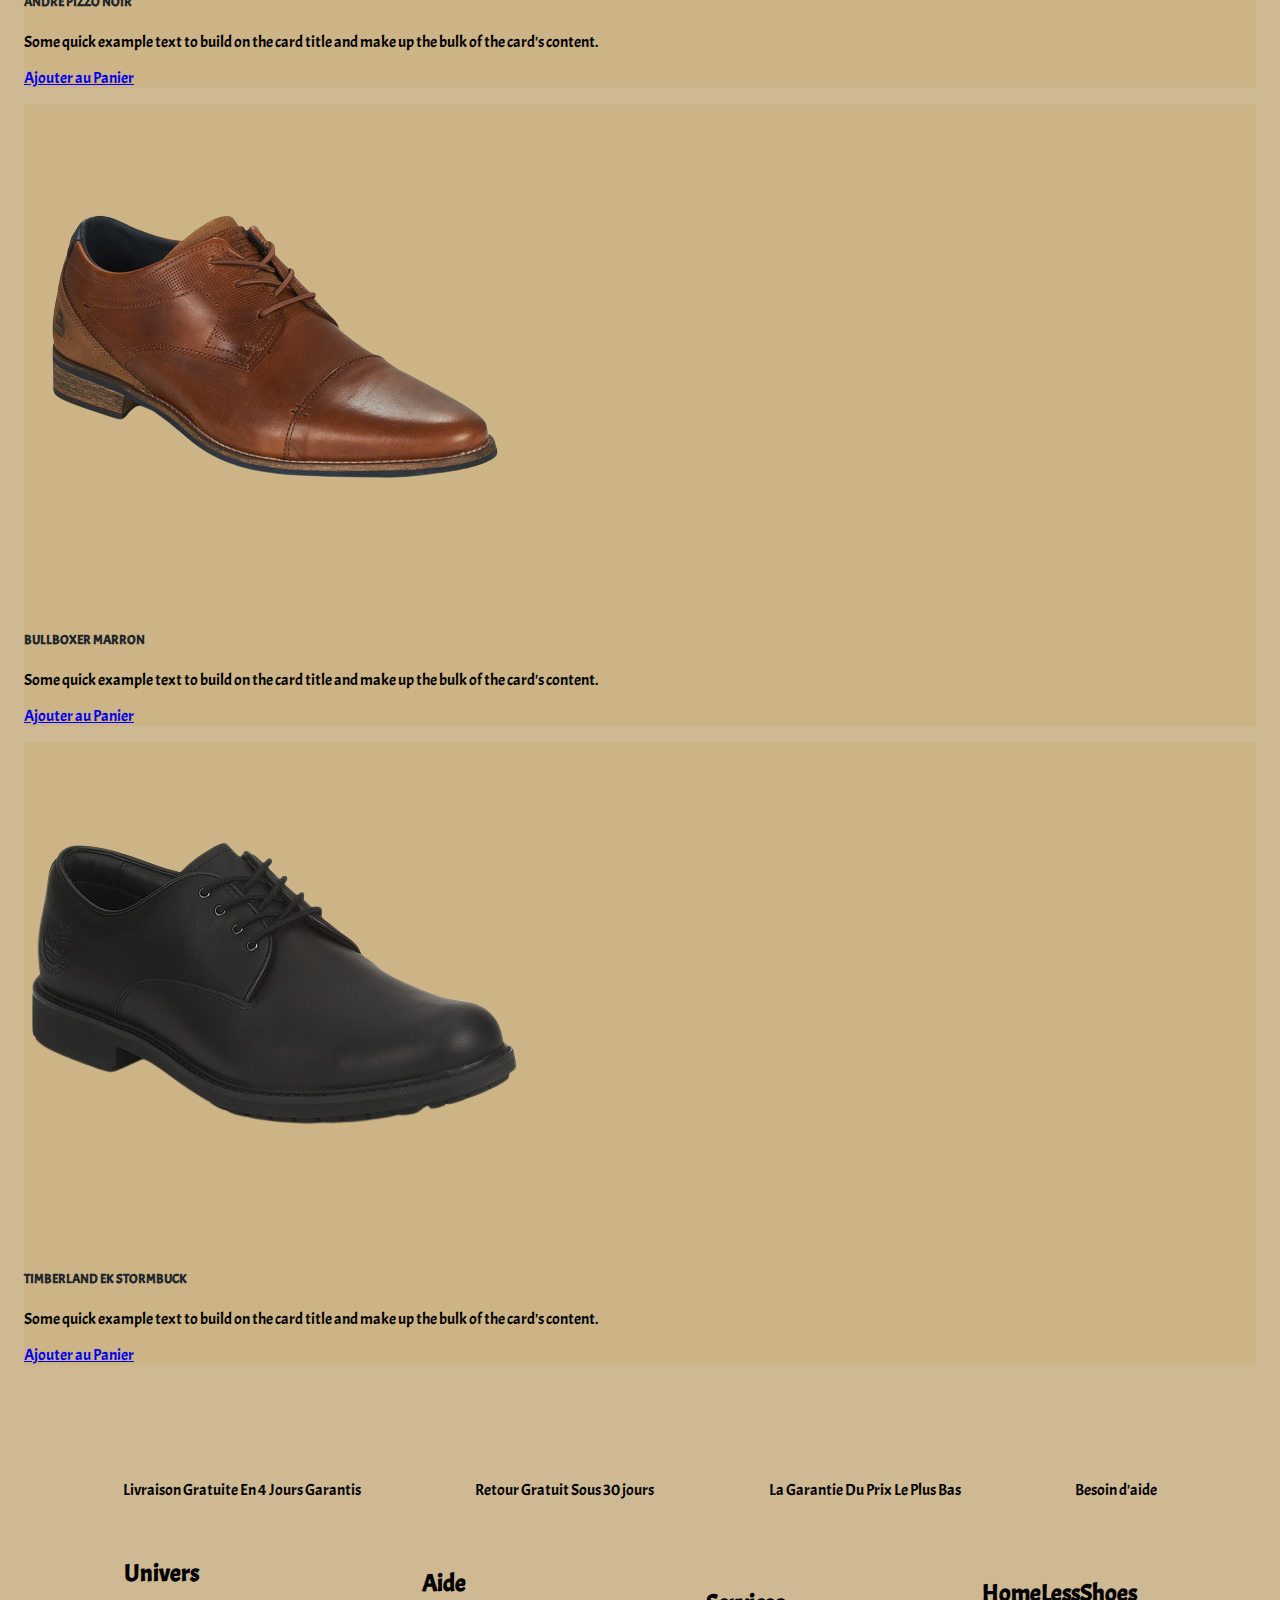
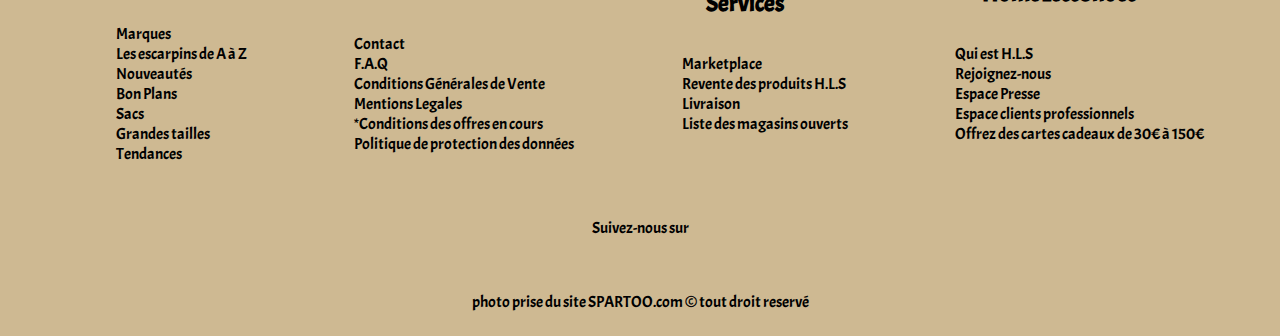
<file: homme.html>
<!DOCTYPE html>
<html lang="fr">

<head>
  <meta charset="UTF-8">
  <meta name="viewport" content="width=device-width, initial-scale=1.0">
  <link rel="stylesheet" href="https://cdnjs.cloudflare.com/ajax/libs/font-awesome/6.4.2/css/all.min.css"
    integrity="sha512-z3gLpd7yknf1YoNbCzqRKc4qyor8gaKU1qmn+CShxbuBusANI9QpRohGBreCFkKxLhei6S9CQXFEbbKuqLg0DA=="
    crossorigin="anonymous" referrerpolicy="no-referrer" />
  <link rel="stylesheet" href="https://cdn.jsdelivr.net/npm/bootstrap-icons@1.11.1/font/bootstrap-icons.css">
  <link href="https://cdn.jsdelivr.net/npm/bootstrap@5.3.2/dist/css/bootstrap.min.css" rel="stylesheet"
    integrity="sha384-T3c6CoIi6uLrA9TneNEoa7RxnatzjcDSCmG1MXxSR1GAsXEV/Dwwykc2MPK8M2HN" crossorigin="anonymous">
  <link rel="stylesheet" href="css/style.css">
  <title>Chaussures Homme</title>
</head>

<body>
  <header>
    <nav class="navbar navbar-expand-lg">
      <div class="container-fluid">
        <!-- Logo cliquable qui renvoi sur la page d'acceuil -->
        <a class="navbar-brand " href="index.html"><img id="Logo"
            src="assets\logo\Across_the_street_background_remove.png" alt="LOGO Homeless-Shoes-Store"></a>
        <button class="navbar-toggler" type="button" data-bs-toggle="collapse" data-bs-target="#navbarNavDropdown"
          aria-controls="navbarNavDropdown" aria-expanded="false" aria-label="Toggle navigation">
          <span class="navbar-toggler-icon"></span>
        </button>
        <div class="collapse navbar-collapse" id="navbarNavDropdown">

          <!-- Dropdowns -->
          <ul class="navbar-nav">

            <!-- Dropdown Homme -->
            <li class="nav-item dropdown pr-5">
              <a class="nav-link dropdown-toggle" href="#" role="button" data-bs-toggle="dropdown"
                aria-expanded="false">
                Homme
              </a>
              <ul class="dropdown-menu">
                <li><a class="dropdown-item" href="homme.html">Chaussures de costume</a></li>
                <li><a class="dropdown-item" href="#">Sneakers</a></li>
                <li><a class="dropdown-item" href="#">Mocassin</a></li>
                <li><a class="dropdown-item" href="#">Escarpins</a></li>
                <li><a class="dropdown-item" href="#">Sport</a></li>
                <li><a class="dropdown-item" href="#">Bottes</a></li>
              </ul>
            </li>
            <!-- Dropdown Femme -->
            <li class="nav-item dropdown">
              <a class="nav-link dropdown-toggle" href="#" role="button" data-bs-toggle="dropdown"
                aria-expanded="false">
                Femme
              </a>
              <ul class="dropdown-menu">
                <li><a class="dropdown-item" href="femme.html">Escarpins</a></li>
                <li><a class="dropdown-item" href="#">Sneakers</a></li>
                <li><a class="dropdown-item" href="#">Sport</a></li>
                <li><a class="dropdown-item" href="#">Sandales</a></li>
                <li><a class="dropdown-item" href="#">Ballerine</a></li>
                <li><a class="dropdown-item" href="#">Bottines</a></li>
              </ul>
            </li>
            <!-- Dropdown enfant -->
            <li class="nav-item dropdown">
              <a class="nav-link dropdown-toggle" href="#" role="button" data-bs-toggle="dropdown"
                aria-expanded="false">
                Enfant
              </a>
              <ul class="dropdown-menu">
                <li><a class="dropdown-item" href="enfant.html">Bottes en caoutchou</a></li>
                <li><a class="dropdown-item" href="#">Crocks</a></li>
                <li><a class="dropdown-item" href="#">Sneakers</a></li>
                <li><a class="dropdown-item" href="#">Sport</a></li>
                <li><a class="dropdown-item" href="#">Sandales</a></li>
                <li><a class="dropdown-item" href="#">Chaussons</a></li>
              </ul>
            </li>
          </ul>
          <!-- Searchbar -->
          <form class="d-flex" role="search">
            <input class="form-control me-2" type="search" placeholder="Rechercher" aria-label="Search">
            <button class="btn btn-outline-success text-center" id="searchbtn" type="submit">Search</button>
            <!-- LE PANIER -->
            <div class="d-lg-flex col-lg-3 justify-content-lg-end">
              <button id="panier" class="btn btn-light border border-dark pt-4">
                <a href="panier.html" class="text-decoration-none text-dark">
                  <p class="txtmonpanier text-center">Mon panier</p>
                </a>
                <i class="bi bi-basket"></i>
              </button>
            </div>

        </div>
      </div>
    </nav>
  </header>
  <!-- Aside menu -->
  <div class="divAsideMen">
    <aside class="AsideMen">
      <span class="homme">Homme</span>
      <ul>
        <li class=""><a href="#">Chaussures de costume</a></li>
        <li class=""><a href="#">Sneakers</a></li>
        <li class=""><a href="#">Mocassins</a></li>
        <li class=""><a href="#">Escarpins</a></li>
        <li class=""><a href="#">Sport</a></li>
        <li class=""><a href="#">Bottes</a></li>
        <li class=""><a href="#">Baskets</a></li>
        <li class=""><a href="#">Boots</a></li>
        <li class=""><a href="#">Chaussons</a></li>
        <li class=""><a href="#">Espadrilles</a></li>
        <li class=""><a href="#">Tongs</a></li>
        <li class=""><a href="#">Sandales</a></li>
        <li class=""><a href="#">Sabots</a></li>
      </ul>
    </aside>
  </div>
  <!-- Toasts -->
  <div class="toast-container position-fixed bottom-0 end-0 p-3">
    <div id="liveToast" class="toast" role="alert" aria-live="assertive" aria-atomic="true">
      <div class="toast-header bg-success">
        <strong class="me-auto text-white">Félicitation</strong>
        <small class="text-white">A l'instant</small>
        <button type="button" class="btn-close" data-bs-dismiss="toast" aria-label="Close"></button>
      </div>
      <div class="toast-body">
        Element ajouté au Panier
      </div>
    </div>
  </div>
  <!-- Chaussures Cards -->
  <div class="row row-cols-3  m-2 p-2 ">
    <div class="card w-25">
      <img src="assets/Shoes/homme/Clarks_Malwood_Lace-removebg-preview.png" class="card-img-top"
        alt="Image Clarks Malwood Homme">
      <div class="card-body">
        <h5 class="card-title">Clarks Malwood</h5>
        <p class="card-text">Some quick example text to build on the card title and make up the bulk of the card's
          content.</p>
        <button type="button" class="btn btn-primary" id="liveToastBtn">Ajouter au Panier</button>
      </div>
    </div>
    <div class="card w-25">
      <img src="assets/Shoes/homme/Aldo_Hanford_Marron-removebg-preview.png" class="card-img-top"
        alt="Image Aldo Hanford Homme">
      <div class="card-body">
        <h5 class="card-title">Aldo Hanford</h5>
        <p class="card-text">Some quick example text to build on the card title and make up the bulk of the card's
          content.</p>
        <button type="button" class="btn btn-primary">Ajouter au Panier</button>
      </div>
    </div>
    <div class="card w-25">
      <img src="assets/Shoes/homme/André_Linos_Marine-removebg-preview.png" class="card-img-top"
        alt="Image André Linos Marine Homme">
      <div class="card-body">
        <h5 class="card-title">André Linos Marine</h5>
        <p class="card-text">Some quick example text to build on the card title and make up the bulk of the card's
          content.</p>
        <a href="#" class="btn btn-primary">Ajouter au Panier</a>
      </div>
    </div>
    <div class="card w-25">
      <img src="assets/Shoes/homme/André_Pizzo_Noir-removebg-preview.png" class="card-img-top"
        alt="Image André Pizzo Noir Homme">
      <div class="card-body">
        <h5 class="card-title">André Pizzo Noir</h5>
        <p class="card-text">Some quick example text to build on the card title and make up the bulk of the card's
          content.</p>
        <a href="#" class="btn btn-primary">Ajouter au Panier</a>
      </div>
    </div>
    <div class="card w-25">
      <img src="assets/Shoes/homme/BullBoxer_Marron_379K21-removebg-preview.png" class="card-img-top"
        alt="Image BullBoxer Marron Homme">
      <div class="card-body">
        <h5 class="card-title">BullBoxer Marron</h5>
        <p class="card-text">Some quick example text to build on the card title and make up the bulk of the card's
          content.</p>
        <a href="#" class="btn btn-primary">Ajouter au Panier</a>
      </div>
    </div>
    <div class="card w-25">
      <img src="assets/Shoes/homme/Timberland_EK_Stormbuck-removebg-preview.png" class="card-img-top"
        alt="Image Timberland EK Stormbuck Homme">
      <div class="card-body">
        <h5 class="card-title">Timberland EK Stormbuck</h5>
        <p class="card-text">Some quick example text to build on the card title and make up the bulk of the card's
          content.</p>
        <a href="#" class="btn btn-primary">Ajouter au Panier</a>
      </div>
    </div>
  </div>






  <!-- Bouton Scroll To Top -->

  <a href="#" class="returnTop"><i class="bi bi-arrow-up-square-fill"></i></a>


  <!-- Footer -->
  <footer>
    <section class="Livraison">
      <article>
        <i class="fa-solid fa-arrow-right"></i>
        <p>Livraison Gratuite En 4 Jours Garantis</p>
      </article>
      <article>
        <i class="fa-solid fa-arrow-left"></i>
        <p>Retour Gratuit Sous 30 jours</p>
      </article>
      <article>
        <i class="fa-solid fa-arrow-trend-down"></i>
        <p>La Garantie Du Prix Le Plus Bas</p>
      </article>
      <article>
        <i class="fa-solid fa-phone"></i>
        <p>Besoin d'aide</p>
      </article>
    </section>

    <section class="footerNav">
      <article>
        <h2>Univers</h2>
        <ul>
          <li>Marques</li>
          <li>Les escarpins de A à Z</li>
          <li>Nouveautés</li>
          <li>Bon Plans</li>
          <li>Sacs</li>
          <li>Grandes tailles</li>
          <li>Tendances</li>
        </ul>
      </article>
      <article>
        <h2>Aide</h2>
        <ul>
          <li>Contact</li>
          <li>F.A.Q</li>
          <li>Conditions Générales de Vente</li>
          <li>Mentions Legales</li>
          <li>*Conditions des offres en cours</li>
          <li>Politique de protection des données</li>
        </ul>
      </article>
      <article>
        <h2>Services</h2>
        <ul>
          <li>Marketplace</li>
          <li>Revente des produits H.L.S</li>
          <li>Livraison</li>
          <li>Liste des magasins ouverts</li>
        </ul>
      </article>
      <article>
        <h2>HomeLessShoes</h2>
        <ul>
          <li>Qui est H.L.S</li>
          <li>Rejoignez-nous</li>
          <li>Espace Presse</li>
          <li>Espace clients professionnels</li>
          <li>Offrez des cartes cadeaux de 30€ à 150€</li>
        </ul>
      </article>
    </section>

    <section class="Reseaux">
      <article>
        <p>Suivez-nous sur
          <i class="fa-brands fa-facebook-f"></i>
          <i class="fa-brands fa-twitter"></i>
          <i class="fa-brands fa-instagram"></i>
        </p>
      </article>
    </section>
    <div class="divCopywright">
      <p class="copywright">photo prise du site SPARTOO.com © tout droit reservé</p>
  </div>
  </footer>


  <script src="https://cdn.jsdelivr.net/npm/bootstrap@5.3.2/dist/js/bootstrap.bundle.min.js"
    integrity="sha384-C6RzsynM9kWDrMNeT87bh95OGNyZPhcTNXj1NW7RuBCsyN/o0jlpcV8Qyq46cDfL"
    crossorigin="anonymous"></script>
  <script src="toast.js"></script>
</body>

</html>
</file>
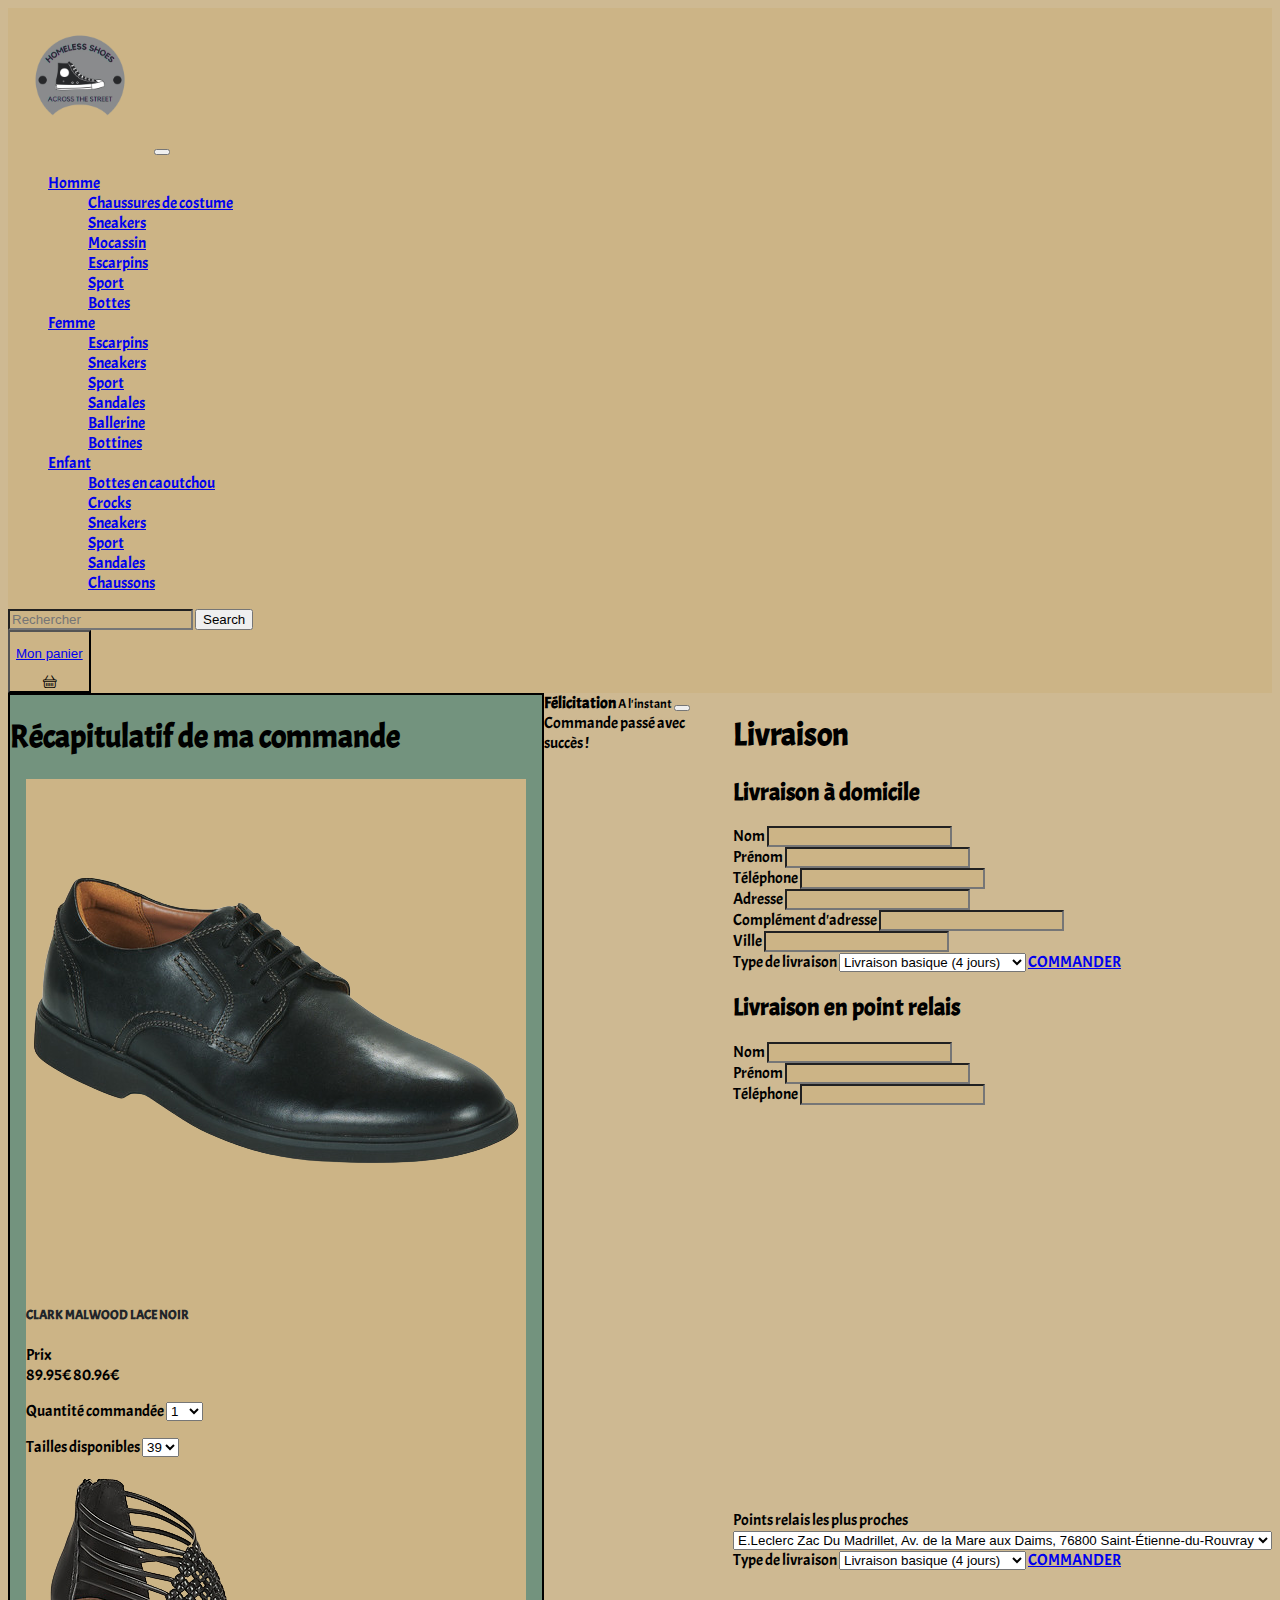
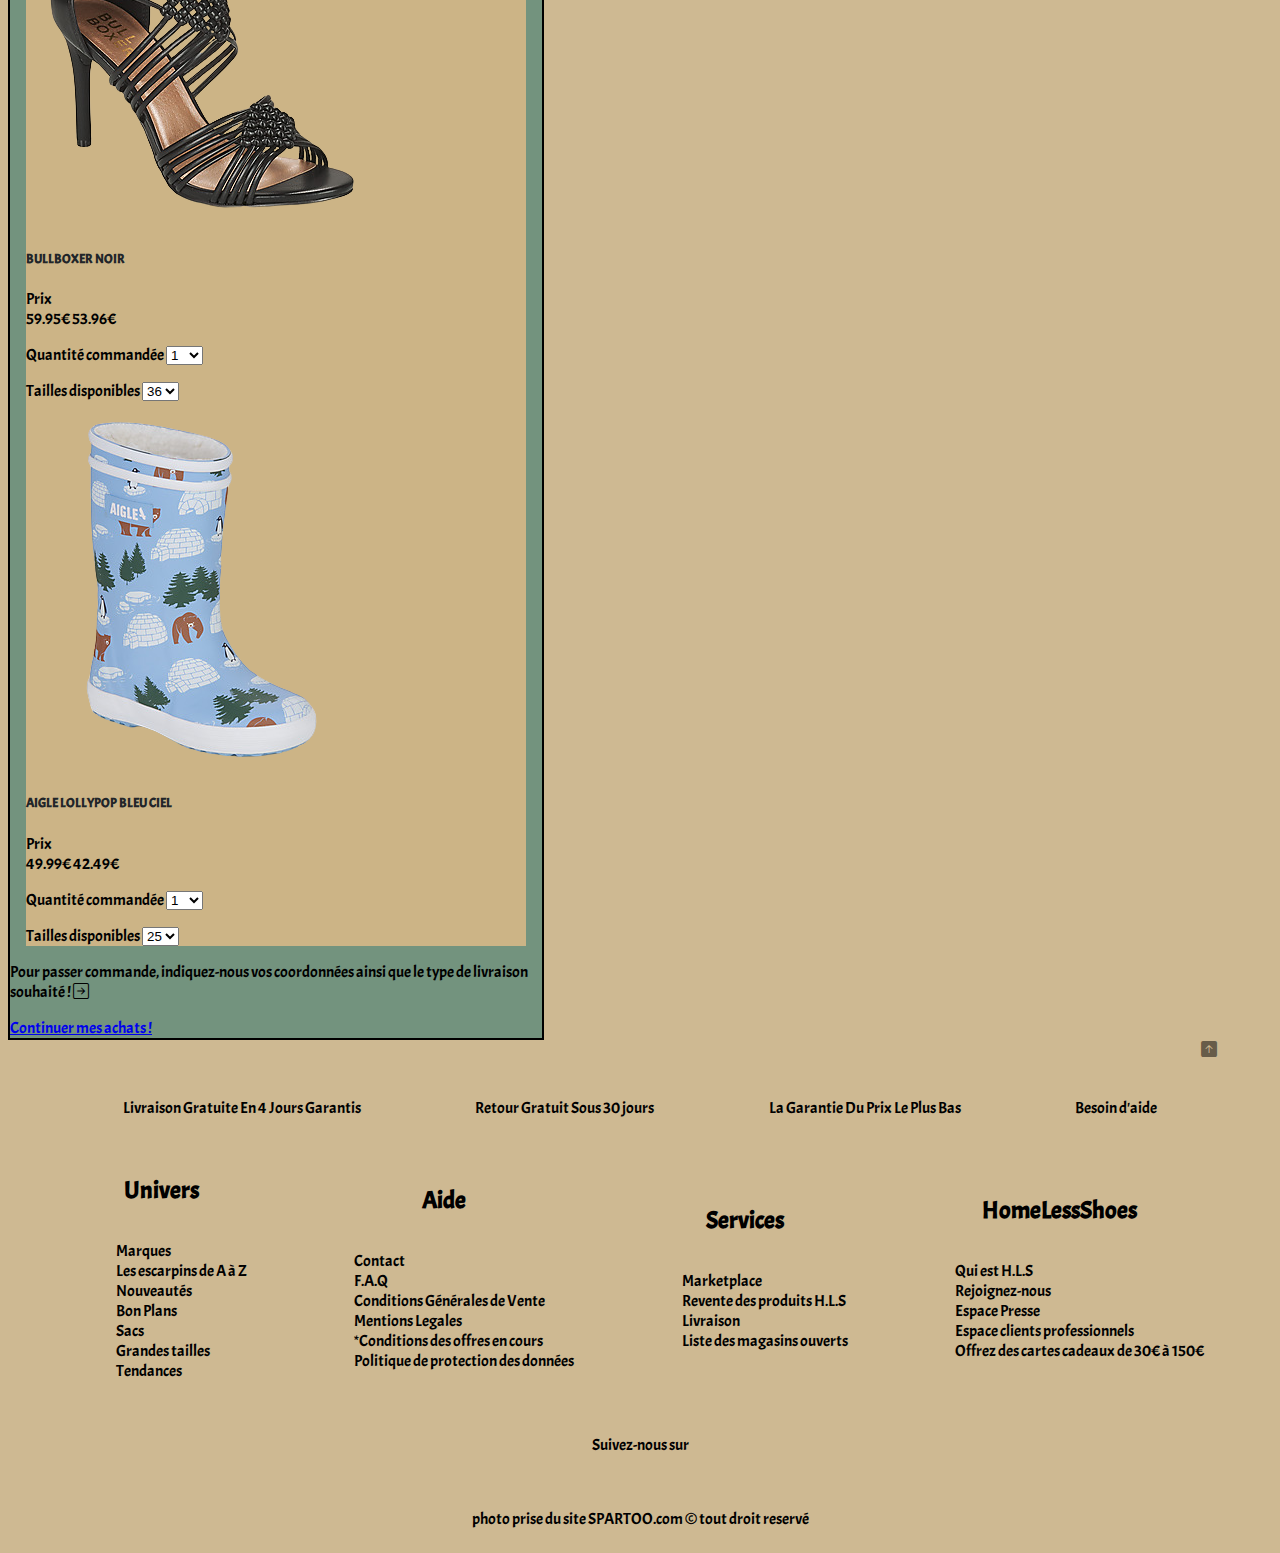
<file: panier.html>
<!DOCTYPE html>
<html lang="fr">

<head>
    <meta charset="UTF-8">
    <meta name="viewport" content="width=device-width, initial-scale=1.0">
    <link rel="stylesheet" href="https://cdnjs.cloudflare.com/ajax/libs/font-awesome/6.4.2/css/all.min.css"
        integrity="sha512-z3gLpd7yknf1YoNbCzqRKc4qyor8gaKU1qmn+CShxbuBusANI9QpRohGBreCFkKxLhei6S9CQXFEbbKuqLg0DA=="
        crossorigin="anonymous" referrerpolicy="no-referrer" />
    <link rel="stylesheet" href="https://cdn.jsdelivr.net/npm/bootstrap-icons@1.11.1/font/bootstrap-icons.css">
    <link href="https://cdn.jsdelivr.net/npm/bootstrap@5.3.2/dist/css/bootstrap.min.css" rel="stylesheet"
        integrity="sha384-T3c6CoIi6uLrA9TneNEoa7RxnatzjcDSCmG1MXxSR1GAsXEV/Dwwykc2MPK8M2HN" crossorigin="anonymous">
    <link rel="stylesheet" href="css/style.css">
    <title>Panier</title>
</head>

<body>
    <header>
        <nav class="navbar navbar-expand-lg">
            <div class="container-fluid">
                <!-- Logo cliquable qui renvoi sur la page d'acceuil -->
                <a class="navbar-brand " href="index.html"><img id="Logo"
                        src="assets\logo\Across_the_street_background_remove.png" alt="LOGO Homeless-Shoes-Store"></a>
                <button class="navbar-toggler" type="button" data-bs-toggle="collapse"
                    data-bs-target="#navbarNavDropdown" aria-controls="navbarNavDropdown" aria-expanded="false"
                    aria-label="Toggle navigation">
                    <span class="navbar-toggler-icon"></span>
                </button>
                <div class="collapse navbar-collapse" id="navbarNavDropdown">

                    <!-- Dropdowns -->
                    <ul class="navbar-nav">

                        <!-- Dropdown Homme -->
                        <li class="nav-item dropdown pr-5">
                            <a class="nav-link dropdown-toggle" href="#" role="button" data-bs-toggle="dropdown"
                                aria-expanded="false">
                                Homme
                            </a>
                            <ul class="dropdown-menu">
                                <li><a class="dropdown-item" href="homme.html">Chaussures de costume</a></li>
                                <li><a class="dropdown-item" href="#">Sneakers</a></li>
                                <li><a class="dropdown-item" href="#">Mocassin</a></li>
                                <li><a class="dropdown-item" href="#">Escarpins</a></li>
                                <li><a class="dropdown-item" href="#">Sport</a></li>
                                <li><a class="dropdown-item" href="#">Bottes</a></li>
                            </ul>
                        </li>
                        <!-- Dropdown Femme -->
                        <li class="nav-item dropdown">
                            <a class="nav-link dropdown-toggle" href="#" role="button" data-bs-toggle="dropdown"
                                aria-expanded="false">
                                Femme
                            </a>
                            <ul class="dropdown-menu">
                                <li><a class="dropdown-item" href="femme.html">Escarpins</a></li>
                                <li><a class="dropdown-item" href="#">Sneakers</a></li>
                                <li><a class="dropdown-item" href="#">Sport</a></li>
                                <li><a class="dropdown-item" href="#">Sandales</a></li>
                                <li><a class="dropdown-item" href="#">Ballerine</a></li>
                                <li><a class="dropdown-item" href="#">Bottines</a></li>
                            </ul>
                        </li>
                        <!-- Dropdown enfant -->
                        <li class="nav-item dropdown">
                            <a class="nav-link dropdown-toggle" href="#" role="button" data-bs-toggle="dropdown"
                                aria-expanded="false">
                                Enfant
                            </a>
                            <ul class="dropdown-menu">
                                <li><a class="dropdown-item" href="enfant.html">Bottes en caoutchou</a></li>
                                <li><a class="dropdown-item" href="#">Crocks</a></li>
                                <li><a class="dropdown-item" href="#">Sneakers</a></li>
                                <li><a class="dropdown-item" href="#">Sport</a></li>
                                <li><a class="dropdown-item" href="#">Sandales</a></li>
                                <li><a class="dropdown-item" href="#">Chaussons</a></li>
                            </ul>
                        </li>
                    </ul>
                    <!-- Searchbar -->
                    <form class="d-flex" role="search">
                        <input class="form-control me-2" type="search" placeholder="Rechercher" aria-label="Search">
                        <button class="btn btn-outline-success text-center" id="searchbtn" type="submit">Search</button>
                        <!-- LE PANIER -->
                        <div class="d-lg-flex col-lg-3 justify-content-lg-end">
                            <button id="panier" class="btn btn-light border border-dark pt-4">
                                <a href="panier.html" class="text-decoration-none text-dark">
                                    <p class="txtmonpanier text-center">Mon panier</p>
                                </a>
                                <i class="bi bi-basket"></i>
                            </button>
                        </div>

                </div>
            </div>
        </nav>
    </header>
    <!-- Partie gauche page panier -->
    <div class="pagepanier">
        <div class="gauche pb-5">
            <div class="recap">
                <h1 class="text-center">Récapitulatif de ma commande</h1>
                <div class="card mb-3" style="max-width: 540px;">
                    <div class="row g-0">
                        <div class="col-md-4">
                            <img src="assets\Shoes\homme\Clarks_Malwood_Lace-removebg-preview.png"
                                class="img-fluid rounded-start" alt="Mocassin Clark">
                        </div>
                        <div class="col-md-8">
                            <div class="card-body">
                                <h5 class="card-title">Clark MALWOOD LACE Noir</h5>
                                <p class="card-text">Prix <br> <span class="text-decoration-line-through">89.95€</span>
                                    80.96€</p>
                                <p class="card-text"><label for="inputState" class="form-label">Quantité
                                        commandée</label>
                                    <select id="inputState" class="form-select">
                                        <option selected>1</option>
                                        <option>2</option>
                                        <option>3</option>
                                        <option>4</option>
                                        <option>5</option>
                                        <option>6</option>
                                        <option>7</option>
                                        <option>8</option>
                                        <option>9</option>
                                        <option>10</option>
                                    </select>
                                <p class="card-text"><label for="inputState" class="form-label">Tailles
                                        disponibles</label>
                                    <select id="inputState" class="form-select">
                                        <option selected>39</option>
                                        <option>40</option>
                                        <option>41</option>
                                        <option>42</option>
                                        <option>43</option>
                                        <option>45</option>
                                        <option>46</option>
                                        <option>47</option>
                                    </select>
                                </p>
                            </div>

                        </div>
                    </div>
                    <div class="row g-0">
                        <div class="col-md-4">
                            <img src="assets/Shoes/femme/Bullboxer_065529f2s-removebg-preview.png"
                                class="img-fluid rounded-start" alt="Bullboxer femme">
                        </div>
                        <div class="col-md-8">
                            <div class="card-body">
                                <h5 class="card-title">Bullboxer Noir </h5>
                                <p class="card-text">Prix <br> <span class="text-decoration-line-through">59.95€</span>
                                    53.96€</p>
                                <p class="card-text"><label for="inputState" class="form-label">Quantité
                                        commandée</label>
                                    <select id="inputState" class="form-select">
                                        <option selected>1</option>
                                        <option>2</option>
                                        <option>3</option>
                                        <option>4</option>
                                        <option>5</option>
                                        <option>6</option>
                                        <option>7</option>
                                        <option>8</option>
                                        <option>9</option>
                                        <option>10</option>
                                    </select>
                                <p class="card-text"><label for="inputState" class="form-label">Tailles
                                        disponibles</label>
                                    <select id="inputState" class="form-select">
                                        <option selected>36</option>
                                        <option>37</option>
                                        <option>38</option>
                                        <option>40</option>
                                        <option>41</option>
                                    </select>
                                </p>
                            </div>

                        </div>
                    </div>
                    <div class="row g-0">
                        <div class="col-md-4">
                            <img src="assets/Shoes/enfant/Aigle_lolly_pop_F_Pt2-removebg-preview.png"
                                class="img-fluid rounded-start" alt="Aigle LollyPop">
                        </div>
                        <div class="col-md-8">
                            <div class="card-body">
                                <h5 class="card-title">Aigle LollyPop Bleu Ciel</h5>
                                <p class="card-text">Prix <br> <span class="text-decoration-line-through">49.99€</span>
                                    42.49€</p>
                                <p class="card-text"><label for="inputState" class="form-label">Quantité
                                        commandée</label>
                                    <select id="inputState" class="form-select">
                                        <option selected>1</option>
                                        <option>2</option>
                                        <option>3</option>
                                        <option>4</option>
                                        <option>5</option>
                                        <option>6</option>
                                        <option>7</option>
                                        <option>8</option>
                                        <option>9</option>
                                        <option>10</option>
                                    </select>
                                <p class="card-text"><label for="inputState" class="form-label">Tailles
                                        disponibles</label>
                                    <select id="inputState" class="form-select">
                                        <option selected>25</option>
                                        <option>27</option>
                                        <option>28</option>
                                        <option>30</option>
                                        <option>31</option>
                                        <option>32</option>
                                        <option>33</option>
                                        <option>34</option>
                                    </select>
                                </p>
                            </div>

                        </div>
                    </div>
                </div>
                <p class="indicationcommande border border-dark text-center">Pour passer commande, indiquez-nous vos
                    coordonnées ainsi que le type de livraison souhaité ! <i class="bi bi-arrow-right-square"></i></p>
            </div>


            <a href="index.html" class="btn btn-success m-3">Continuer mes achats !</a>
        </div>

        <!-- Toasts -->
        <div class="toast-container position-fixed bottom-0 end-0 p-3">
            <div id="liveToast" class="toast" role="alert" aria-live="assertive" aria-atomic="true">
                <div class="toast-header bg-success">
                    <strong class="me-auto text-white">Félicitation</strong>
                    <small class="text-white">A l'instant</small>
                    <button type="button" class="btn-close" data-bs-dismiss="toast" aria-label="Close"></button>
                </div>
                <div class="toast-body">
                    Commande passé avec succès !
                </div>
            </div>
        </div>
        <!-- Partie droite page panier -->
        <div class="droite">

            <div class="livriason">
                <h1>Livraison</h1>
                <h2>Livraison à domicile</h2>

                <form class="row g-3">
                    <div class="col-md-6">
                        <label for="inputEmail4" class="form-label">Nom</label>
                        <input type="text" class="form-control" id="inputEmail4">
                    </div>
                    <div class="col-md-6">
                        <label for="inputPassword4" class="form-label">Prénom</label>
                        <input type="text" class="form-control" id="inputPassword4">
                    </div>
                    <div class="col-md-6">
                        <label for="inputEmail4" class="form-label">Téléphone</label>
                        <input type="text" class="form-control" id="inputEmail4">
                    </div>
                    <div class="col-12">
                        <label for="inputAddress" class="form-label">Adresse</label>
                        <input type="text" class="form-control" id="inputAddress">
                    </div>
                    <div class="col-12">
                        <label for="inputAddress2" class="form-label">Complément d'adresse</label>
                        <input type="text" class="form-control" id="inputAddress2">
                    </div>
                    <div class="col-md-6">
                        <label for="inputCity" class="form-label">Ville</label>
                        <input type="text" class="form-control" id="inputCity">
                    </div>
                    <div class="col-md-8">
                        <label for="inputState" class="form-label">Type de livraison</label>
                        <select id="inputState" class="form-select">
                            <option selected>Livraison basique (4 jours)</option>
                            <option>Livraison express (24h) +4€</option>
                        </select>
                        <a href="#" class="btn btn-success my-3" id="liveToastBtn">COMMANDER</a>
                    </div>


                </form>


                <h2>Livraison en point relais</h2>

                <form class="row g-3">
                    <div class="col-md-6">
                        <label for="inputEmail4" class="form-label">Nom</label>
                        <input type="text" class="form-control" id="inputEmail4">
                    </div>
                    <div class="col-md-6">
                        <label for="inputPassword4" class="form-label">Prénom</label>
                        <input type="text" class="form-control" id="inputPassword4">
                    </div>
                    <div class="col-md-6">
                        <label for="inputEmail4" class="form-label">Téléphone</label>
                        <input type="text" class="form-control" id="inputEmail4">
                    </div>
                    <div><iframe
                            src="https://www.google.com/maps/embed?pb=!1m18!1m12!1m3!1d2596.9122249226707!2d1.0704128753549003!3d49.39165236303322!2m3!1f0!2f0!3f0!3m2!1i1024!2i768!4f13.1!3m3!1m2!1s0x47e0dfbf4ddceef1%3A0x73a65228cf4c2fbf!2sAFPA%20-%20Centre%20de%20Rouen%2F%20Saint-%C3%89tienne-du-Rouvray!5e0!3m2!1sfr!2sfr!4v1696005038814!5m2!1sfr!2sfr"
                            width="400rem" height="400rem" style="border:0;" allowfullscreen="" loading="lazy"
                            referrerpolicy="no-referrer-when-downgrade"></iframe></div>

                    <div class="col-md-8">
                        <label for="inputState" class="form-label">Points relais les plus proches</label>
                        <select id="inputState" class="form-select">
                            <option selected>E.Leclerc Zac Du Madrillet, Av. de la Mare aux Daims, 76800
                                Saint-Étienne-du-Rouvray
                            </option>
                            <option>6 Rue de la Ferme, 76800 Saint-Étienne-du-Rouvray</option>
                            <option>1 Av. de Felling, 76800 Saint-Étienne-du-Rouvray</option>
                            <option>Av. Maryse Bastié, 76800 Saint-Étienne-du-Rouvray
                            </option>
                        </select>
                        <label for="inputState" class="form-label">Type de livraison</label>
                        <select id="inputState" class="form-select">
                            <option selected>Livraison basique (4 jours)</option>
                            <option>Livraison express (24h) +4€</option>
                        </select>
                        <a href="#" class="btn btn-success my-3">COMMANDER</a>
                    </div>
            </div>


            </form>



        </div>

    </div>

    </div>




    <!-- Bouton Scroll To Top -->

    <a href="#" class="top"><i class="bi bi-arrow-up-square-fill"></i></a>


    <!-- Footer -->
    <footer>
        <section class="Livraison">
            <article>
                <i class="fa-solid fa-arrow-right"></i>
                <p>Livraison Gratuite En 4 Jours Garantis</p>
            </article>
            <article>
                <i class="fa-solid fa-arrow-left"></i>
                <p>Retour Gratuit Sous 30 jours</p>
            </article>
            <article>
                <i class="fa-solid fa-arrow-trend-down"></i>
                <p>La Garantie Du Prix Le Plus Bas</p>
            </article>
            <article>
                <i class="fa-solid fa-phone"></i>
                <p>Besoin d'aide</p>
            </article>
        </section>

        <section class="footerNav">
            <article>
                <h2>Univers</h2>
                <ul>
                    <li>Marques</li>
                    <li>Les escarpins de A à Z</li>
                    <li>Nouveautés</li>
                    <li>Bon Plans</li>
                    <li>Sacs</li>
                    <li>Grandes tailles</li>
                    <li>Tendances</li>
                </ul>
            </article>
            <article>
                <h2>Aide</h2>
                <ul>
                    <li>Contact</li>
                    <li>F.A.Q</li>
                    <li>Conditions Générales de Vente</li>
                    <li>Mentions Legales</li>
                    <li>*Conditions des offres en cours</li>
                    <li>Politique de protection des données</li>
                </ul>
            </article>
            <article>
                <h2>Services</h2>
                <ul>
                    <li>Marketplace</li>
                    <li>Revente des produits H.L.S</li>
                    <li>Livraison</li>
                    <li>Liste des magasins ouverts</li>
                </ul>
            </article>
            <article>
                <h2>HomeLessShoes</h2>
                <ul>
                    <li>Qui est H.L.S</li>
                    <li>Rejoignez-nous</li>
                    <li>Espace Presse</li>
                    <li>Espace clients professionnels</li>
                    <li>Offrez des cartes cadeaux de 30€ à 150€</li>
                </ul>
            </article>
        </section>

        <section class="Reseaux">
            <article>
                <p>Suivez-nous sur
                    <i class="fa-brands fa-facebook-f"></i>
                    <i class="fa-brands fa-twitter"></i>
                    <i class="fa-brands fa-instagram"></i>
                </p>
            </article>
        </section>
        <div class="divCopywright">
            <p class="copywright">photo prise du site SPARTOO.com © tout droit reservé</p>
        </div>
    </footer>


    <script src="https://cdn.jsdelivr.net/npm/bootstrap@5.3.2/dist/js/bootstrap.bundle.min.js"
        integrity="sha384-C6RzsynM9kWDrMNeT87bh95OGNyZPhcTNXj1NW7RuBCsyN/o0jlpcV8Qyq46cDfL" crossorigin="anonymous">
        </script>
    <script src="toast.js"></script>
</body>

</html>
</file>
<file: css/style.css>
@font-face {
  font-family: ACME;
  src: url(../assets/police/Acme/Acme-Regular.ttf) format(TrueType);
}
body {
  background-color: #ceb992;
  font-family: ACME;
}
body .form-control {
  background-color: #ccb486;
}
body .top {
  display: flex;
  align-items: center;
  justify-content: center;
}
body h3 {
  text-transform: uppercase;
  margin: 0.5rem;
  font-size: 5rem;
  -webkit-text-stroke: medium;
  color: #212529;
}
body header {
  background-color: #ccb486;
}
body header #Logo {
  border-radius: 80%;
  width: 9rem;
  height: 9rem;
}
body header #Logo form {
  height: 3.5;
}
body #carouselExampleCaptions {
  border: inset 2rem;
  border-radius: 1rem;
  display: flex;
  margin: 0 auto;
  background-color: #73937e;
  padding: 0 2rem;
  width: 50%;
}
body #carouselExampleCaptions .imageCarousel {
  width: 25rem;
  height: 25rem;
  margin-bottom: 8rem;
  transform: translate(35%, 2%);
}
body .modelchaussure {
  display: flex;
  flex-wrap: nowrap;
  margin: 1rem 1rem;
  background-color: #73937e;
  padding: 2rem;
  justify-content: space-between;
  flex-direction: row-reverse;
  border: inset 2rem;
  border-radius: 1rem;
}
body .modelchaussure .colonne {
  display: flex;
  flex-direction: column;
}
body .modelchaussure .colonne img {
  width: 18rem;
  height: auto;
  border: inset 0.5rem;
  border-radius: 5px;
}
body .modelchaussure .colonne button {
  border: outset 0.5rem;
  margin-top: 1rem;
  border-radius: 5px;
  background-color: #73937e;
  color: #212529;
}
body .CoupsDeCoeur {
  text-align: center;
  font-size: 4rem;
  margin: 2rem;
  -webkit-text-stroke: medium;
}
body .PourNous {
  display: flex;
  justify-content: space-evenly;
  font-size: 2rem;
  color: #212529;
}
body .PourNous span {
  width: 160px;
  height: auto;
  display: flex;
  flex-direction: column;
  align-items: center;
  margin: 2rem;
  border: inset 0.5rem;
  padding: 0.3rem;
  background-color: #73937e;
}
body .PourNous span p {
  margin: 0.3rem;
}
body .PourNous span img {
  width: -moz-max-content;
  width: max-content;
}
body h5 {
  text-transform: uppercase;
  color: #212529;
}
body .Detailcarousel {
  color: #212529;
}
body .container {
  width: 100%;
  display: flex;
  justify-content: center;
  height: 500px;
  gap: 10px;
}
body .container div {
  flex: 0 0 120px;
  border-radius: 0.5rem;
  transition: 0.5s ease-in-out;
  cursor: pointer;
  box-shadow: 1px 5px 15px #1e0e3e;
  position: relative;
  overflow: hidden;
}
body .container div:nth-of-type(1) {
  background-color: #73937e;
  border: inset 0.5rem;
}
body .container div:nth-of-type(2) {
  background-color: #73937e;
  border: inset 0.5rem;
}
body .container div:nth-of-type(3) {
  background-color: #73937e;
  border: inset 0.5rem;
}
body .container div:nth-of-type(4) {
  background-color: #73937e;
  border: inset 0.5rem;
}
body .container div .content {
  font-size: 1.5rem;
  color: #fff;
  display: flex;
  align-items: center;
  padding: 15px;
  opacity: 0;
  flex-direction: column;
  height: 100%;
  justify-content: flex-end;
  background: rgb(2, 2, 46);
  background: linear-gradient(0deg, rgba(2, 2, 46, 0.6755077031) 0%, rgba(255, 255, 255, 0) 100%);
  transform: translatey(100%);
  transition: opacity 0.5s ease-in-out, transform 0.5s 0.2s;
  visibility: hidden;
}
body .container div .content span {
  display: block;
  margin-top: 5px;
  font-size: 1.2rem;
}
body .container div:hover {
  flex: 0 0 250px;
  box-shadow: 1px 3px 15px #7645d8;
  transform: translatey(-30px);
}
body .container div:hover .content {
  opacity: 1;
  transform: translatey(0%);
  visibility: visible;
}
body .ArticlesMix {
  display: flex;
  flex-wrap: wrap;
  justify-content: space-around;
}
body .ArticlesMix .MixHomme {
  display: flex;
  flex-direction: column;
  margin: 2rem;
  border: inset 0.5rem;
  border-radius: 0.5rem;
  background-color: #471323;
}
body .ArticlesMix .MixHomme img {
  width: 20rem;
}
body .ArticlesMix .MixHomme h1 {
  margin-left: 1rem;
  color: #ceb992;
}
body .ArticlesMix .MixHomme button {
  color: #212529;
  margin: 0.5rem;
  background-color: #ceb992;
  border-radius: 3px;
}
body .ArticlesMix .MixHomme div {
  display: flex;
  flex-direction: column;
  margin-left: 1rem;
  color: #ceb992;
}
body .ArticlesMix .MixHomme div .Faux {
  font-size: x-large;
  -webkit-text-decoration: line-through 2px;
          text-decoration: line-through 2px;
}
body .ArticlesMix .MixHomme div p {
  font-size: xx-large;
  text-decoration: underline;
}
body .ArticlesMix .MixFemme {
  display: flex;
  flex-direction: column;
  margin: 2rem;
  border: inset 0.5rem;
  border-radius: 0.5rem;
  background-color: #5b2e48;
}
body .ArticlesMix .MixFemme img {
  width: 20rem;
}
body .ArticlesMix .MixFemme h1 {
  margin-left: 1rem;
  color: #ceb992;
}
body .ArticlesMix .MixFemme button {
  color: #212529;
  margin: 0.5rem;
  background-color: #ceb992;
  border-radius: 3px;
}
body .ArticlesMix .MixFemme div {
  display: flex;
  flex-direction: column;
  margin-left: 1rem;
  color: #ceb992;
}
body .ArticlesMix .MixFemme div .Faux {
  font-size: x-large;
  -webkit-text-decoration: line-through 2px;
          text-decoration: line-through 2px;
}
body .ArticlesMix .MixFemme div p {
  font-size: xx-large;
  text-decoration: underline;
}
body .ArticlesMix .MixEnfants {
  display: flex;
  flex-direction: column;
  margin: 2rem;
  border: inset 0.5rem;
  border-radius: 0.5rem;
  background-color: #585563;
}
body .ArticlesMix .MixEnfants img {
  width: 20rem;
}
body .ArticlesMix .MixEnfants h1 {
  margin-left: 1rem;
  color: #ceb992;
}
body .ArticlesMix .MixEnfants button {
  color: #212529;
  margin: 0.5rem;
  background-color: #ceb992;
  border-radius: 3px;
}
body .ArticlesMix .MixEnfants div {
  display: flex;
  flex-direction: column;
  margin-left: 1rem;
  color: #ceb992;
}
body .ArticlesMix .MixEnfants div .Faux {
  font-size: x-large;
  -webkit-text-decoration: line-through 2px;
          text-decoration: line-through 2px;
}
body .ArticlesMix .MixEnfants div p {
  font-size: xx-large;
  text-decoration: underline;
}
body #Logo {
  width: 30%;
}

#panier {
  background-color: #ccb486;
}

.pagepanier {
  display: flex;
}
.pagepanier .gauche {
  width: 50%;
  float: left;
  border: solid black 2px;
  margin: 0 auto auto auto;
  background-color: #73937e;
}
.pagepanier .gauche .boutonshopping {
  background-color: #73937e;
  color: #fff;
  border-radius: 25%;
  align-items: center;
  width: 10rem;
  height: 3.5rem;
}
.pagepanier .droite {
  float: right;
  margin-left: 2rem;
  width: 50%;
}
.pagepanier .droite button {
  background-color: #73937e;
  color: #fff;
  border-radius: 25%;
  align-items: center;
  width: 10rem;
  height: 3.5rem;
}

.returnTop {
  position: sticky;
  bottom: 20px;
  right: 5rem;
  color: black;
  font-size: 3rem;
  display: flex;
  justify-content: center;
  align-items: center;
}

a .bi {
  color: rgba(0, 0, 0, 0.5);
  position: relative;
  left: 45%;
}
a :hover {
  color: rgba(0, 0, 0, 0.9);
}

.divAsideMen {
  background-color: #ccb486;
  border: 0.5px solid gray;
  border-radius: 2%;
  position: relative;
  width: 25%;
  margin: 5rem;
  float: left;
}
.divAsideMen ul {
  padding-left: 0;
}
.divAsideMen .AsideMen .homme {
  display: table;
  margin: 1rem auto;
  font-size: 2rem;
}
.divAsideMen .AsideMen a {
  display: block;
  text-decoration: none;
  color: black;
  width: 100%;
  padding: 1rem 1.9em;
}
.divAsideMen .AsideMen li {
  font-weight: bold;
}
.divAsideMen .AsideMen li :hover {
  background-color: #ca7132;
}

.card {
  margin: 1rem;
  background-color: #ccb486;
}

.Livraison,
.Reseaux {
  display: flex;
  justify-content: space-evenly;
  align-items: center;
  height: 6rem;
}

ul {
  list-style-type: none;
}

.footerNav {
  display: flex;
  justify-content: space-evenly;
  align-items: center;
}

section article {
  display: flex;
  flex-direction: column;
  align-items: center;
  cursor: pointer;
}
section .Reseaux .fa-brands {
  margin-left: 0.7rem;
  width: 1rem;
}

.divCopywright {
  display: flex;
  justify-content: center;
}/*# sourceMappingURL=style.css.map */
</file>
<file: css/ClarksMalwoodLaceNoir.css>
@font-face {
  font-family: ACME;
  src: url(../assets/police/Acme/Acme-Regular.ttf) format(TrueType);
}
body {
  width: 1440px;
  background-color: #ceb992;
  font-family: ACME;
}
body .BigDiv {
  display: flex;
  justify-content: space-around;
  padding: 2rem;
  width: -moz-fit-content;
  width: fit-content;
  border: inset 2rem;
  border-radius: 3rem;
  background-color: #73937e;
}
body .BigDiv .PhotosArticles {
  display: flex;
  align-items: center;
  justify-content: space-evenly;
}
body .BigDiv .PhotosArticles .PhotosColone {
  display: flex;
  flex-direction: column;
  justify-content: space-evenly;
  width: 30%;
}
body .BigDiv .PhotosArticles .PhotosColone img {
  background-color: #471327;
  margin: 2rem;
  border: inset 0.5rem;
  padding: 0.5rem;
}
body .BigDiv .PhotosArticles .PremierPlan {
  background-color: #471327;
  margin: 2rem;
  border: inset 0.7rem;
  padding: 0.5rem;
}
body .BigDiv .Article {
  display: flex;
  flex-direction: column;
  width: -moz-max-content;
  width: max-content;
  justify-content: flex-start;
}
body .BigDiv .Article .Nom {
  text-transform: uppercase;
  font-size: 48px;
}
body .BigDiv .Article .Prix {
  color: red;
}
body .BigDiv .Article .Prix .Ancien-Prix {
  color: aqua;
  font-size: 48px;
  text-decoration: line-through;
}
body .BigDiv .Article .Prix .Nouveau-Prix {
  color: black;
  font-size: 50px;
}
body .BigDiv .Article .Detail {
  color: blue;
  font-size: 32px;
}
body .BigDiv .Article .Saut-de-ligne-inset {
  border: inset 0.5rem;
  width: 100%;
  height: 1rem;
  background-color: #471327;
}/*# sourceMappingURL=ClarksMalwoodLaceNoir.css.map */
</file>
<file: css/ClarksMalwoodLaceNoirNouveau.css>
@font-face {
  font-family: ACME;
  src: url(../assets/police/Acme/Acme-Regular.ttf) format(TrueType);
}
body {
  width: 1440px;
  font-family: ACME;
  background-color: #73937e;
}

section {
  background-color: #471327;
  padding: 1rem 0;
  width: 65%;
  margin: 0 auto;
  border: inset 1rem;
  border-radius: 2rem;
}

.container {
  max-width: 1044px;
  margin: 0 auto;
  padding: 0 20px;
}

.carousel {
  display: block;
  text-align: left;
  position: relative;
  margin-bottom: 22px;
}
.carousel > input {
  clip: rect(1px, 1px, 1px, 1px);
  -webkit-clip-path: inset(50%);
          clip-path: inset(50%);
  height: 1px;
  width: 1px;
  margin: -1px;
  overflow: hidden;
  padding: 0;
  position: absolute;
}
.carousel > input:nth-of-type(6):checked ~ .carousel__slides .carousel__slide:first-of-type {
  margin-left: -500%;
}
.carousel > input:nth-of-type(5):checked ~ .carousel__slides .carousel__slide:first-of-type {
  margin-left: -400%;
}
.carousel > input:nth-of-type(4):checked ~ .carousel__slides .carousel__slide:first-of-type {
  margin-left: -300%;
}
.carousel > input:nth-of-type(3):checked ~ .carousel__slides .carousel__slide:first-of-type {
  margin-left: -200%;
}
.carousel > input:nth-of-type(2):checked ~ .carousel__slides .carousel__slide:first-of-type {
  margin-left: -100%;
}
.carousel > input:nth-of-type(1):checked ~ .carousel__slides .carousel__slide:first-of-type {
  margin-left: 0%;
}
.carousel > input:nth-of-type(1):checked ~ .carousel__thumbnails li:nth-of-type(1) {
  box-shadow: 0px 0px 0px 5px rgba(0, 0, 255, 0.5);
}
.carousel > input:nth-of-type(2):checked ~ .carousel__thumbnails li:nth-of-type(2) {
  box-shadow: 0px 0px 0px 5px rgba(0, 0, 255, 0.5);
}
.carousel > input:nth-of-type(3):checked ~ .carousel__thumbnails li:nth-of-type(3) {
  box-shadow: 0px 0px 0px 5px rgba(0, 0, 255, 0.5);
}
.carousel > input:nth-of-type(4):checked ~ .carousel__thumbnails li:nth-of-type(4) {
  box-shadow: 0px 0px 0px 5px rgba(0, 0, 255, 0.5);
}
.carousel > input:nth-of-type(5):checked ~ .carousel__thumbnails li:nth-of-type(5) {
  box-shadow: 0px 0px 0px 5px rgba(0, 0, 255, 0.5);
}
.carousel > input:nth-of-type(6):checked ~ .carousel__thumbnails li:nth-of-type(6) {
  box-shadow: 0px 0px 0px 5px rgba(0, 0, 255, 0.5);
}

.carousel__slides {
  position: relative;
  z-index: 1;
  padding: 0;
  margin: 0;
  overflow: hidden;
  white-space: nowrap;
  box-sizing: border-box;
  display: flex;
}

.carousel__slide {
  position: relative;
  display: block;
  flex: 1 0 100%;
  width: 100%;
  height: 100%;
  overflow: hidden;
  transition: all 300ms ease-out;
  vertical-align: top;
  box-sizing: border-box;
  white-space: normal;
}
.carousel__slide figure {
  display: flex;
  margin: 0;
}
.carousel__slide div {
  position: relative;
  width: 100%;
}
.carousel__slide div:before {
  display: block;
  content: "";
  width: 100%;
  padding-top: 66.6666666667%;
}
.carousel__slide div > img {
  position: absolute;
  top: 0;
  left: 0;
  right: 0;
  bottom: 0;
  width: 100%;
  height: 100%;
}
.carousel__slide img {
  display: block;
  flex: 1 1 auto;
  -o-object-fit: cover;
     object-fit: cover;
}
.carousel__slide .credit {
  margin-top: 1rem;
  color: rgba(0, 0, 0, 0.5);
  display: block;
}
.carousel__slide.scrollable {
  overflow-y: scroll;
}

.carousel__thumbnails {
  list-style: none;
  padding: 0;
  margin: 0;
  display: flex;
  margin: 0 -10px;
}
.carousel__slides + .carousel__thumbnails {
  margin-top: 20px;
}
.carousel__thumbnails li {
  flex: 1 1 auto;
  max-width: calc(16.6666666667% - 20px);
  margin: 0 10px;
  transition: all 300ms ease-in-out;
}
.carousel__thumbnails label {
  display: block;
  position: relative;
}
.carousel__thumbnails label:before {
  display: block;
  content: "";
  width: 100%;
  padding-top: 100%;
}
.carousel__thumbnails label > img {
  position: absolute;
  top: 0;
  left: 0;
  right: 0;
  bottom: 0;
  width: 100%;
  height: 100%;
}
.carousel__thumbnails label:hover, .carousel__thumbnails label:focus {
  cursor: pointer;
}
.carousel__thumbnails label:hover img, .carousel__thumbnails label:focus img {
  box-shadow: 0px 0px 0px 1px rgba(0, 0, 0, 0.25);
  transition: all 300ms ease-in-out;
}
.carousel__thumbnails img {
  display: block;
  width: 100%;
  height: 100%;
  -o-object-fit: cover;
     object-fit: cover;
}

.flex {
  background-color: #ceb992;
  display: flex;
  border: inset 1rem;
  margin-top: 2rem;
  width: -moz-fit-content;
  width: fit-content;
  border-radius: 2rem;
}
.flex .Article {
  background-color: #73937e;
  padding: 1rem;
  display: flex;
  flex-direction: column;
  justify-content: space-evenly;
  border: inset 0.5rem;
  border-radius: 2rem;
  margin: 2rem;
}
.flex .Article .dropdownTaille .btn {
  font-size: 32px;
  border: inset 0.5rem;
  border-radius: 1rem;
  background-color: #6c757d;
  margin: 1rem;
  color: #212529;
}
.flex .Article .dropdownTaille .dropdown-menu .dropdown-item {
  font-size: 32px;
  border: inset 0.5rem;
  border-radius: 1rem;
  background-color: #6c757d;
  margin: 1rem;
}
.flex .Article .AddPanier {
  font-size: 32px;
  border: inset 0.5rem;
  border-radius: 1rem;
  background-color: #6c757d;
  margin: 1rem;
  color: #212529;
}
.flex .Article .Nom {
  text-transform: uppercase;
  font-size: 48px;
  width: -moz-max-content;
  width: max-content;
  color: #212529;
}
.flex .Article .Prix {
  color: red;
}
.flex .Article .Prix .Ancien-Prix {
  color: #212529;
  font-size: 48px;
  text-decoration: line-through;
}
.flex .Article .Prix .Nouveau-Prix {
  color: #212529;
  font-size: 50px;
}
.flex .Article .Detail {
  color: #212529;
  font-size: 32px;
}
.flex .Article .Saut-de-ligne-inset {
  width: 100%;
  height: 1rem;
  background-color: #471327;
}
.flex .description {
  display: flex;
  flex-direction: column;
  margin: 2rem;
  padding: 1rem;
  border: inset 0.5rem;
  border-radius: 2rem;
  background-color: #73937e;
}
.flex .description .Saut-de-ligne-inset {
  width: 100%;
  height: 1rem;
  background-color: #471327;
}
.flex .description span .Maj {
  font-size: 48px;
  text-transform: uppercase;
  color: #212529;
  margin-bottom: 3rem;
}
.flex .description span p {
  font-size: 32px;
  color: #212529;
}
.flex .description span ul {
  font-size: 32px;
  color: #212529;
}

body header {
  background-color: #ccb486;
}

body header #Logo {
  border-radius: 80%;
  width: 9rem;
  height: 9rem;
}

body header #Logo form {
  height: 3.5;
}

.footerNav {
  display: flex;
  justify-content: space-evenly;
  align-items: center;
}

.Livraison,
.Reseaux {
  display: flex;
  justify-content: space-evenly;
  align-items: center;
  height: 6rem;
}

section article {
  display: flex;
  flex-direction: column;
  align-items: center;
  cursor: pointer;
}
section .Reseaux .fa-brands {
  margin-left: 0.7rem;
  width: 1rem;
}/*# sourceMappingURL=ClarksMalwoodLaceNoirNouveau.css.map */
</file>
